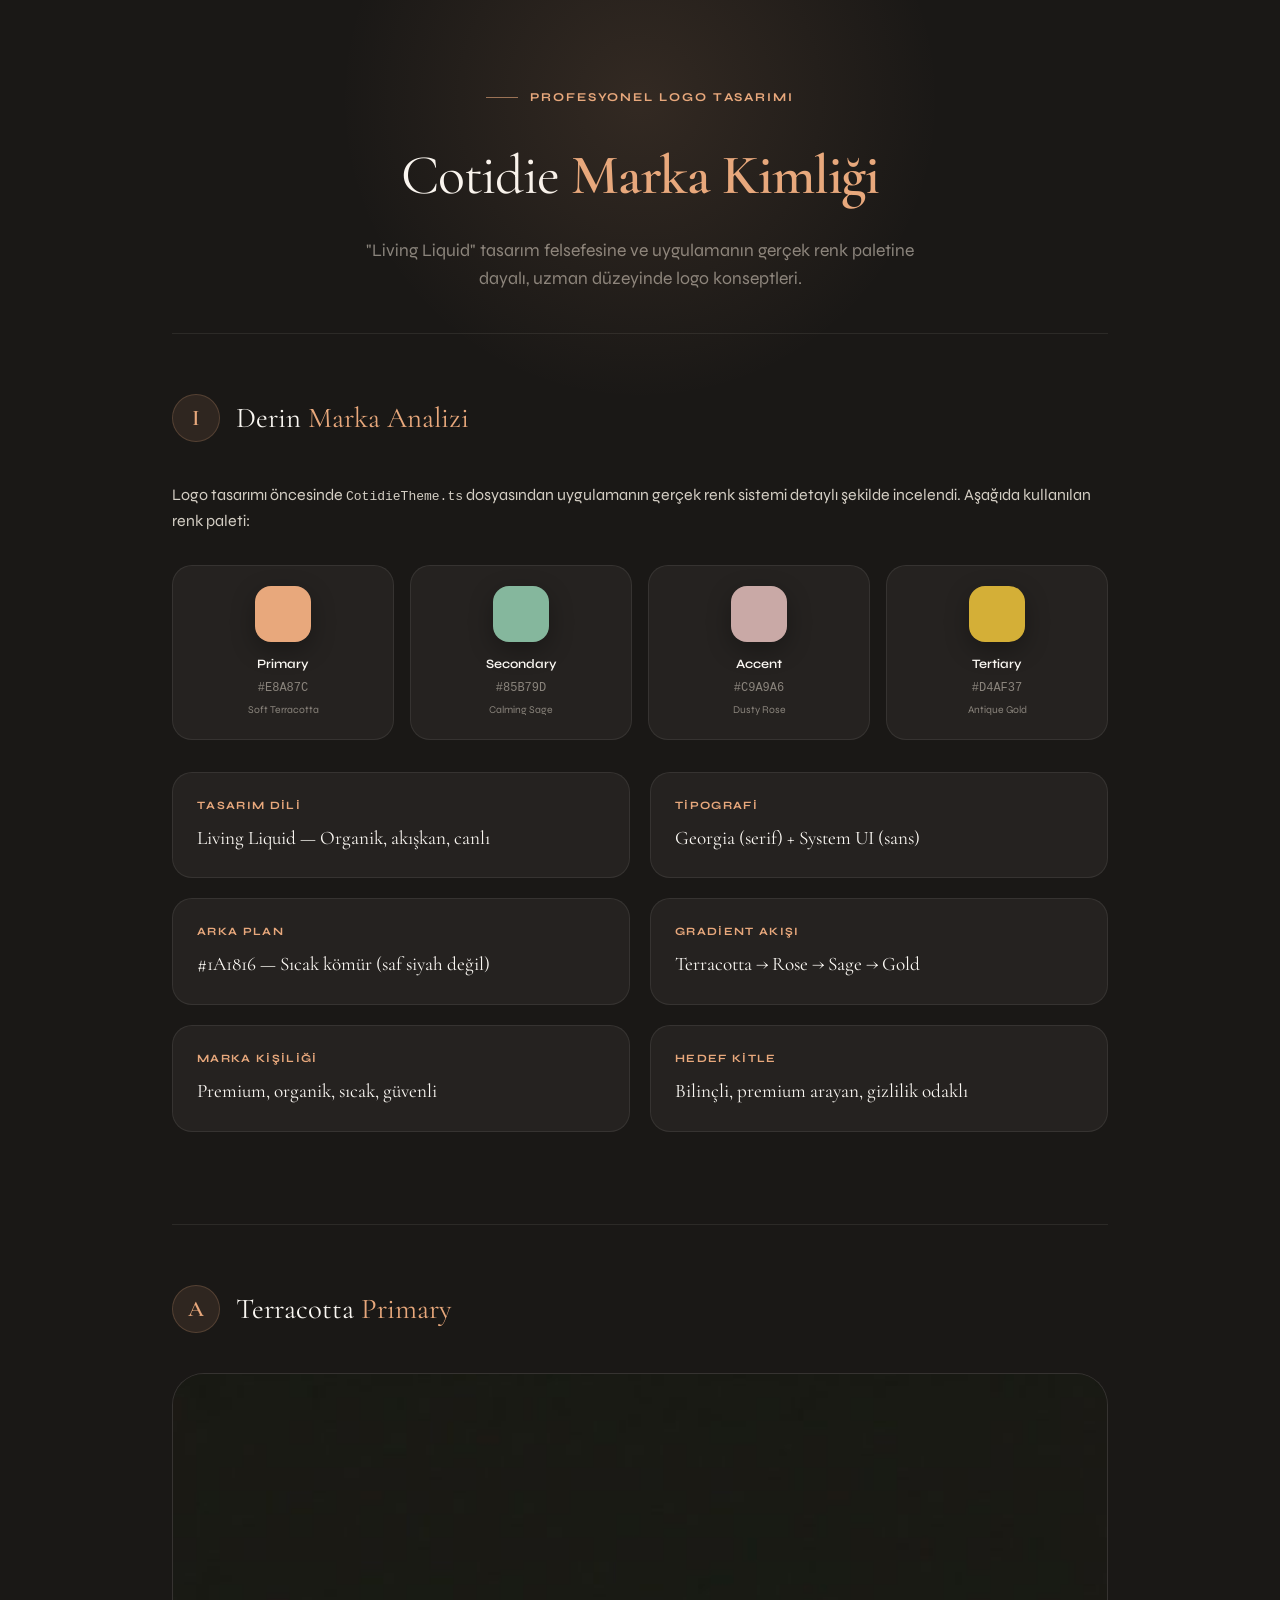
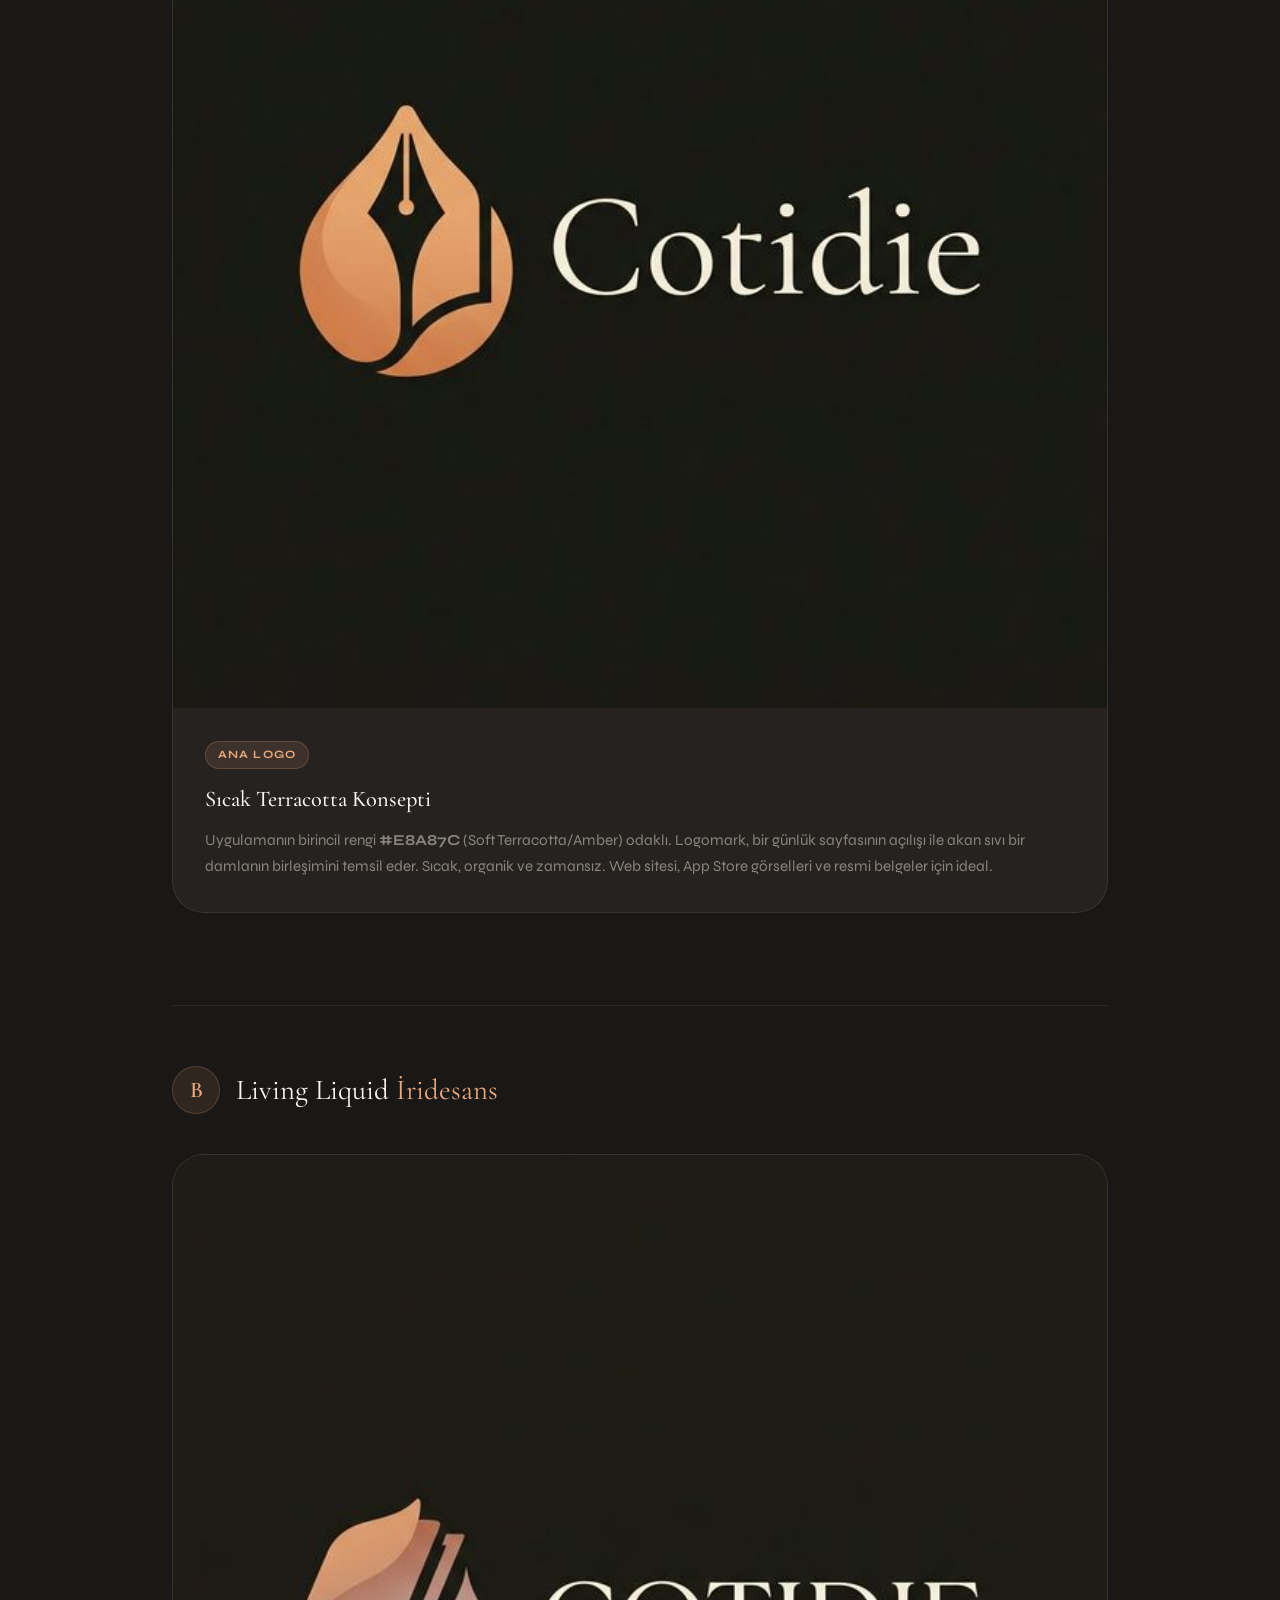
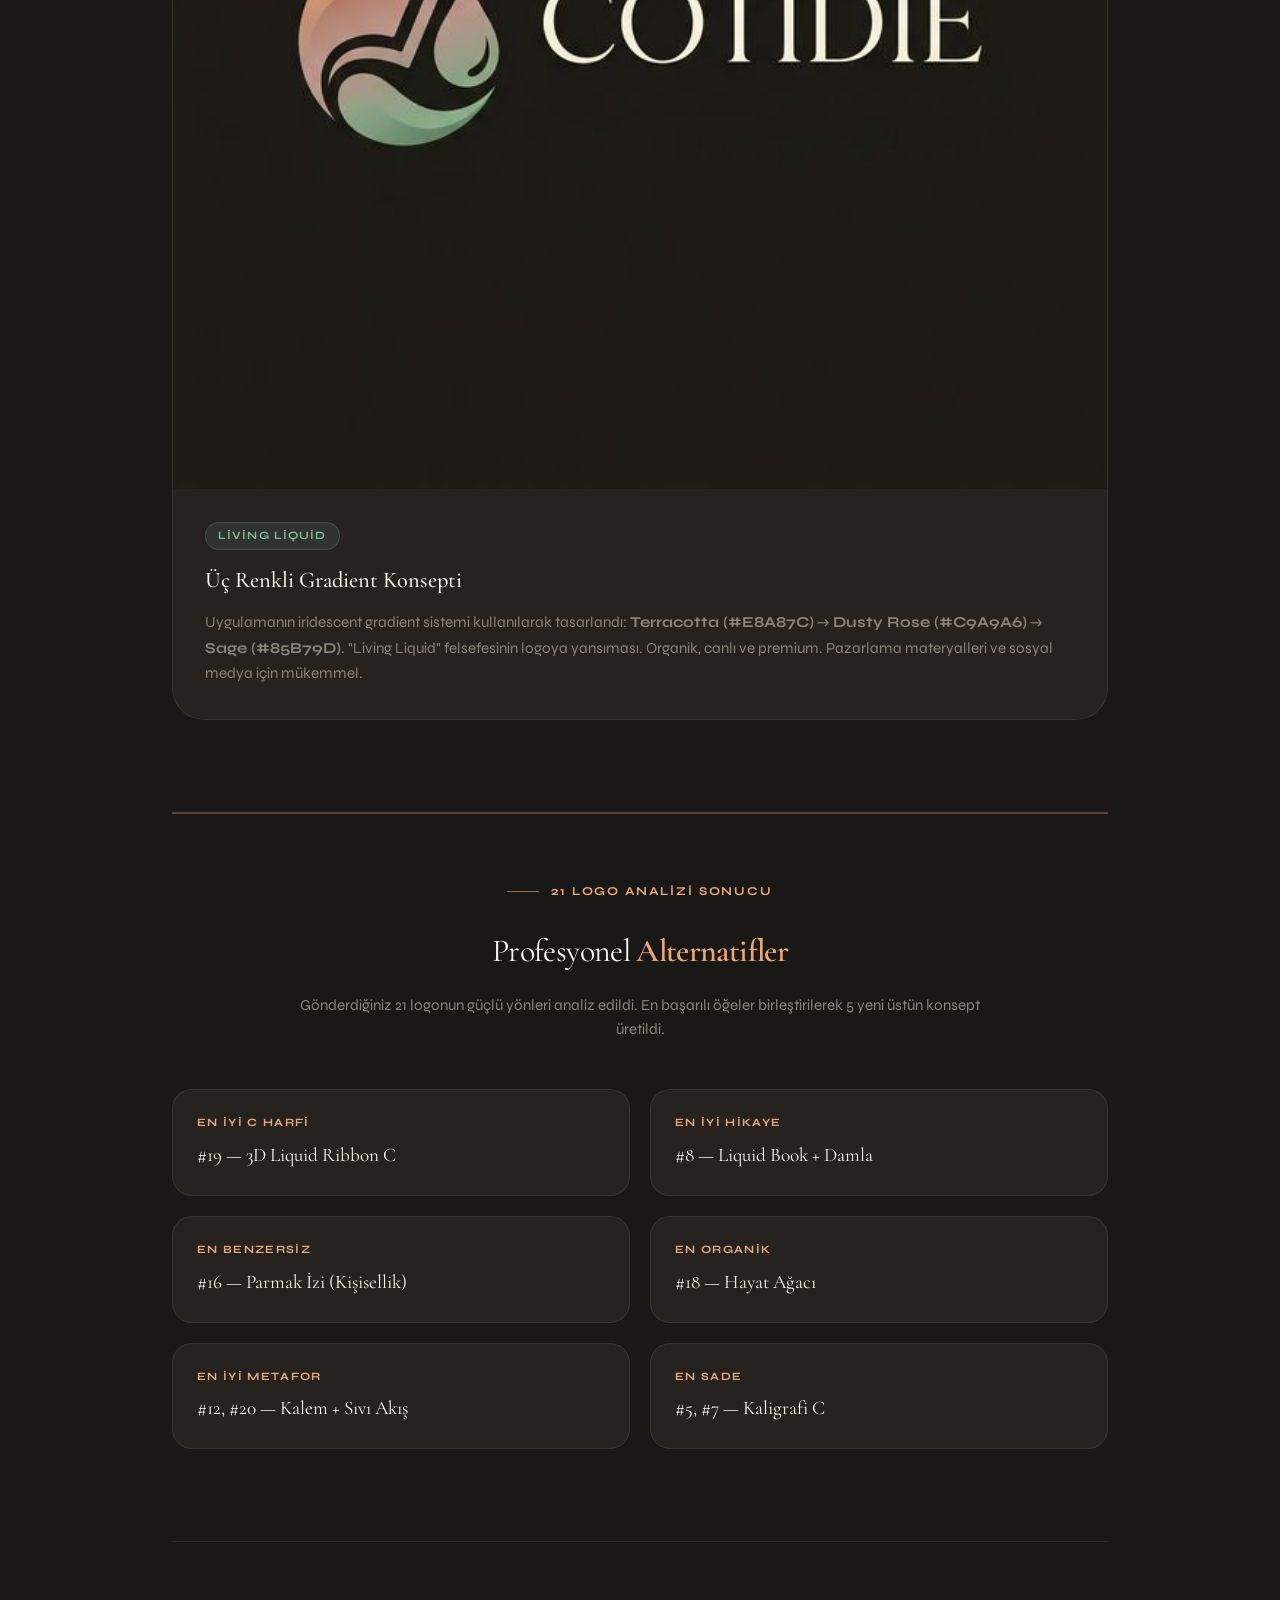
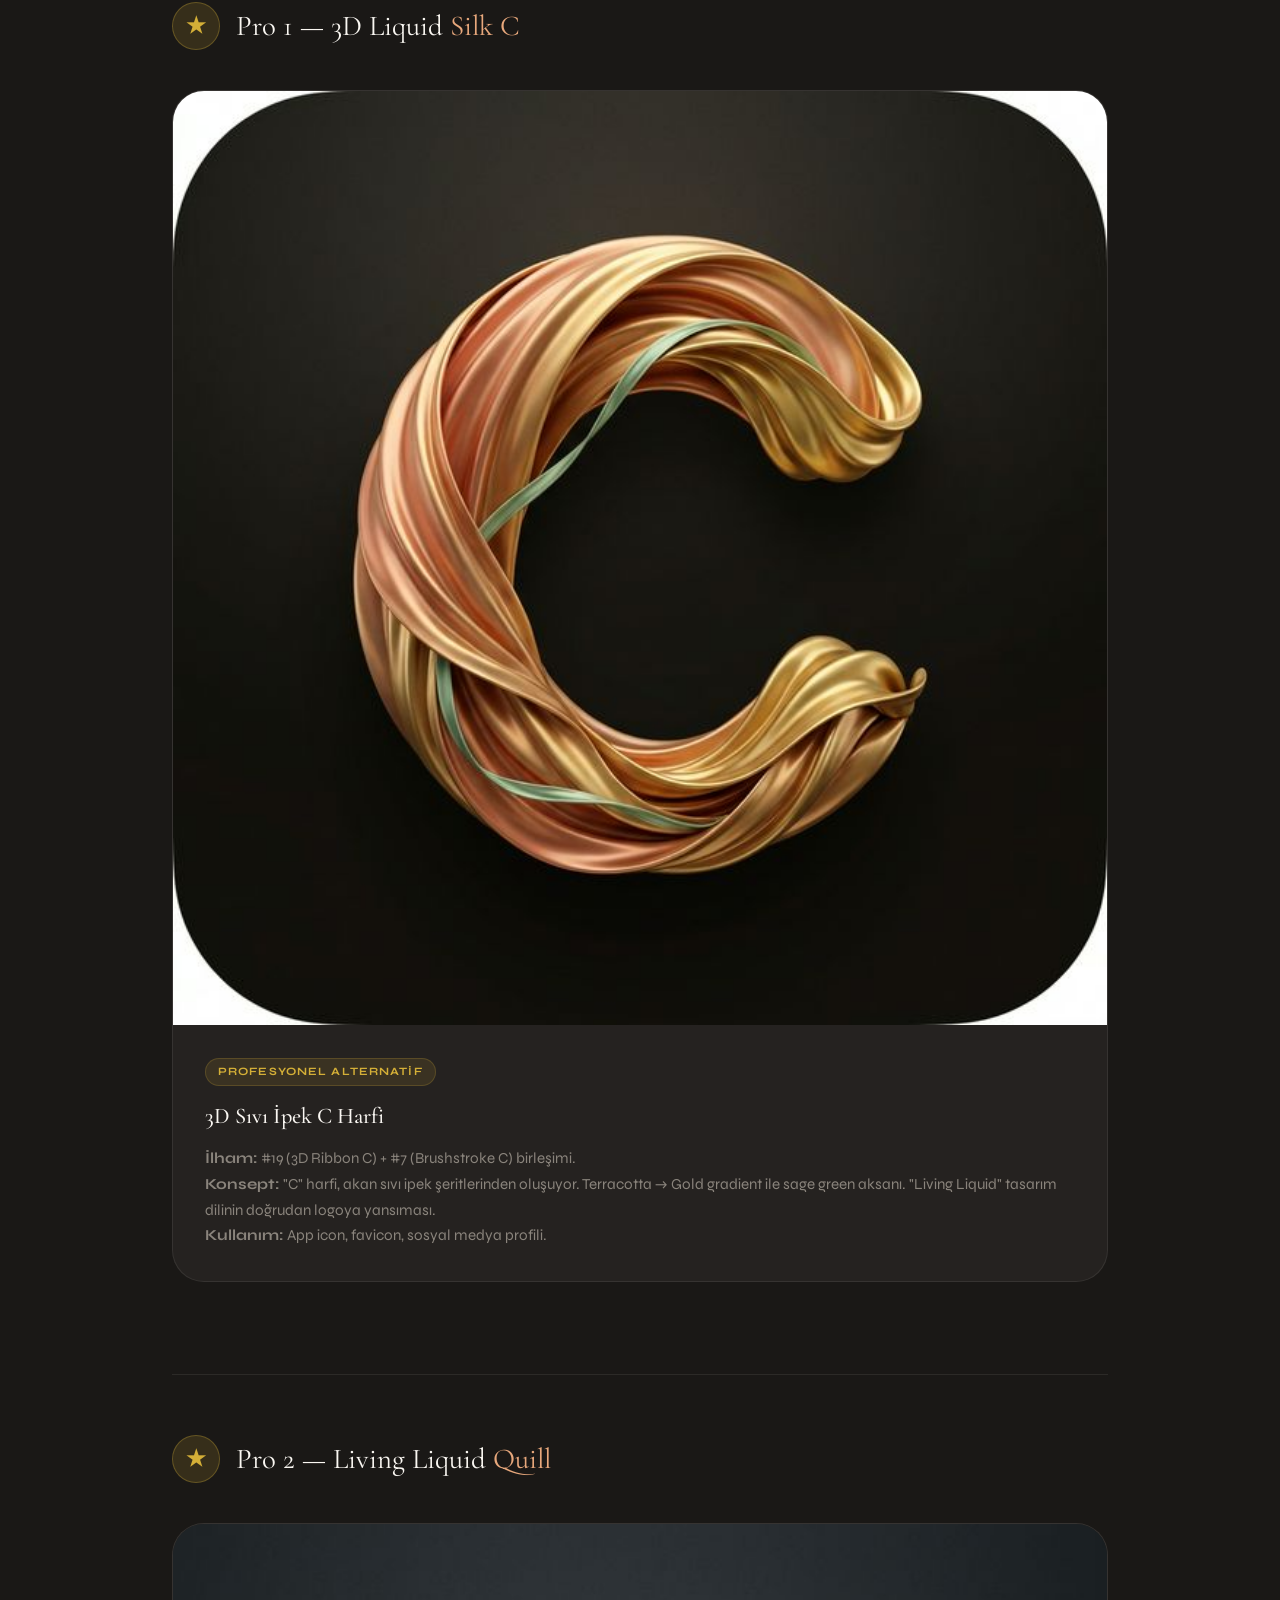
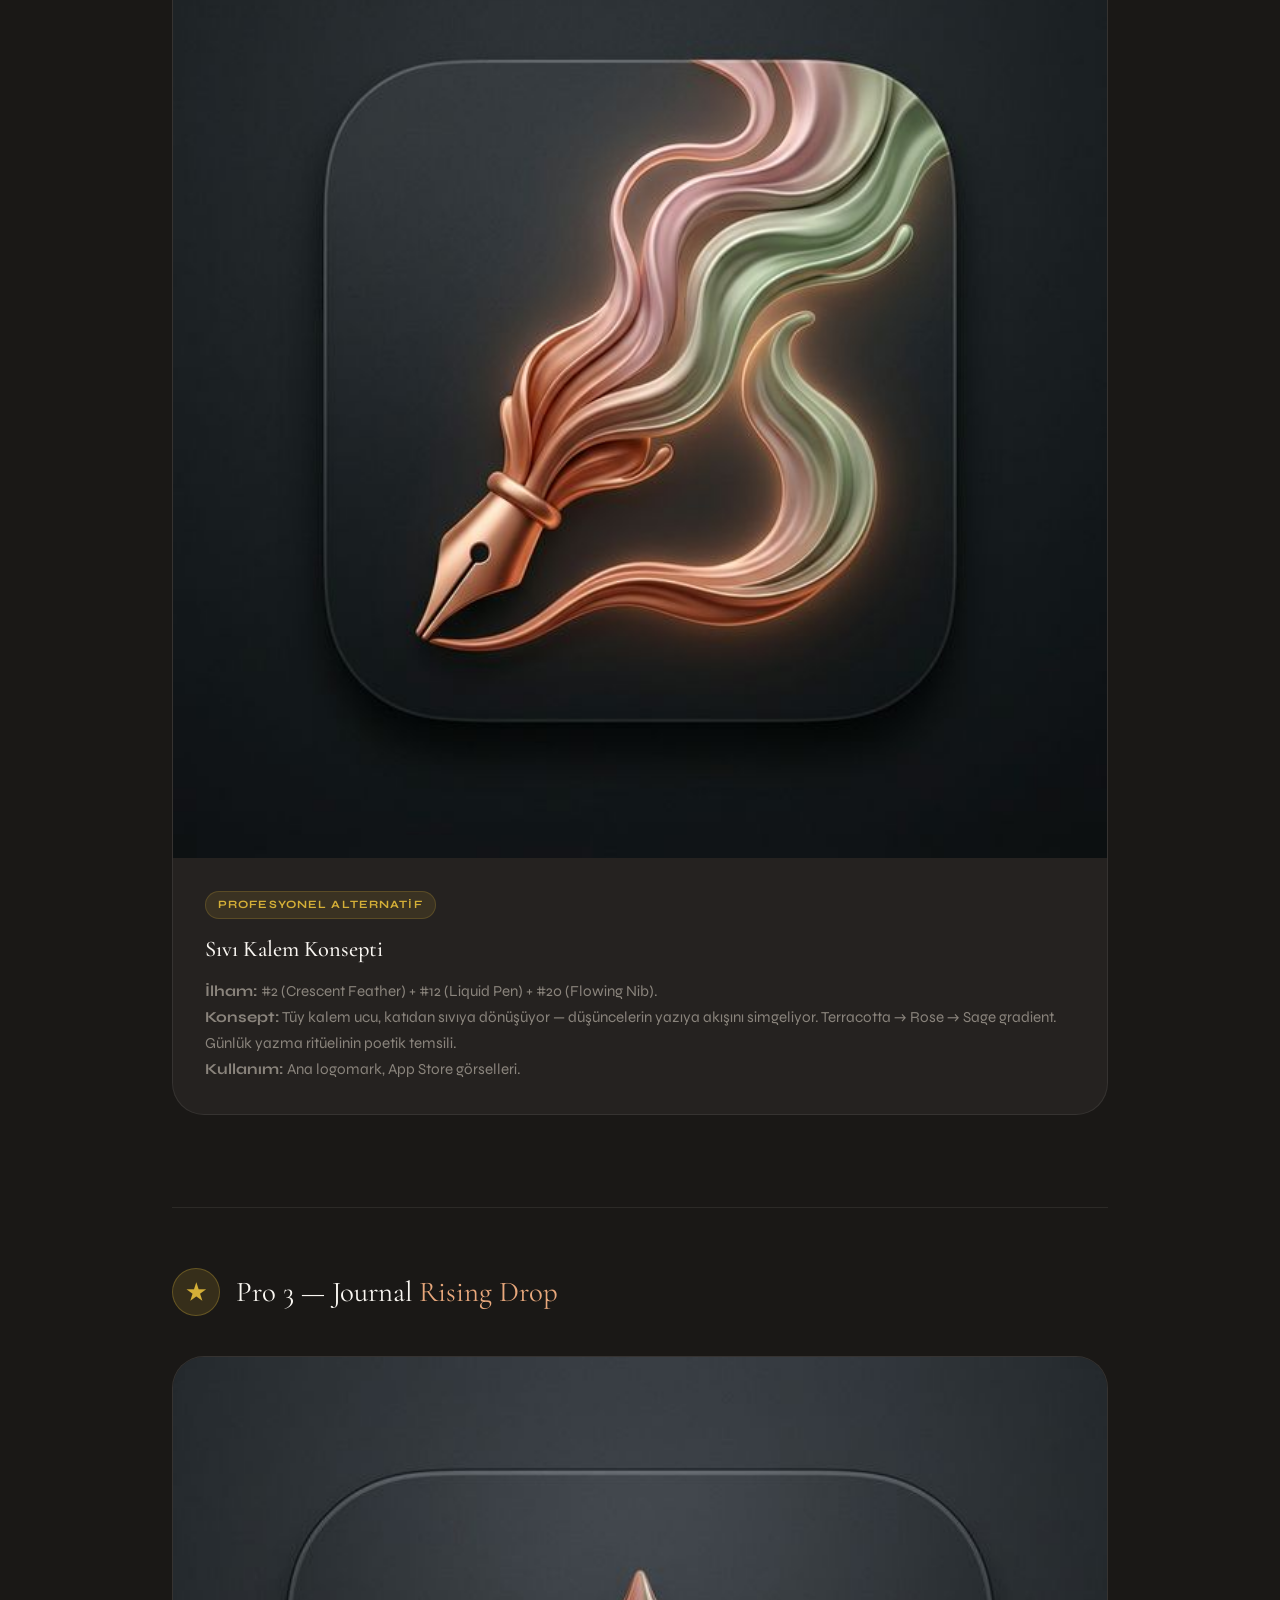
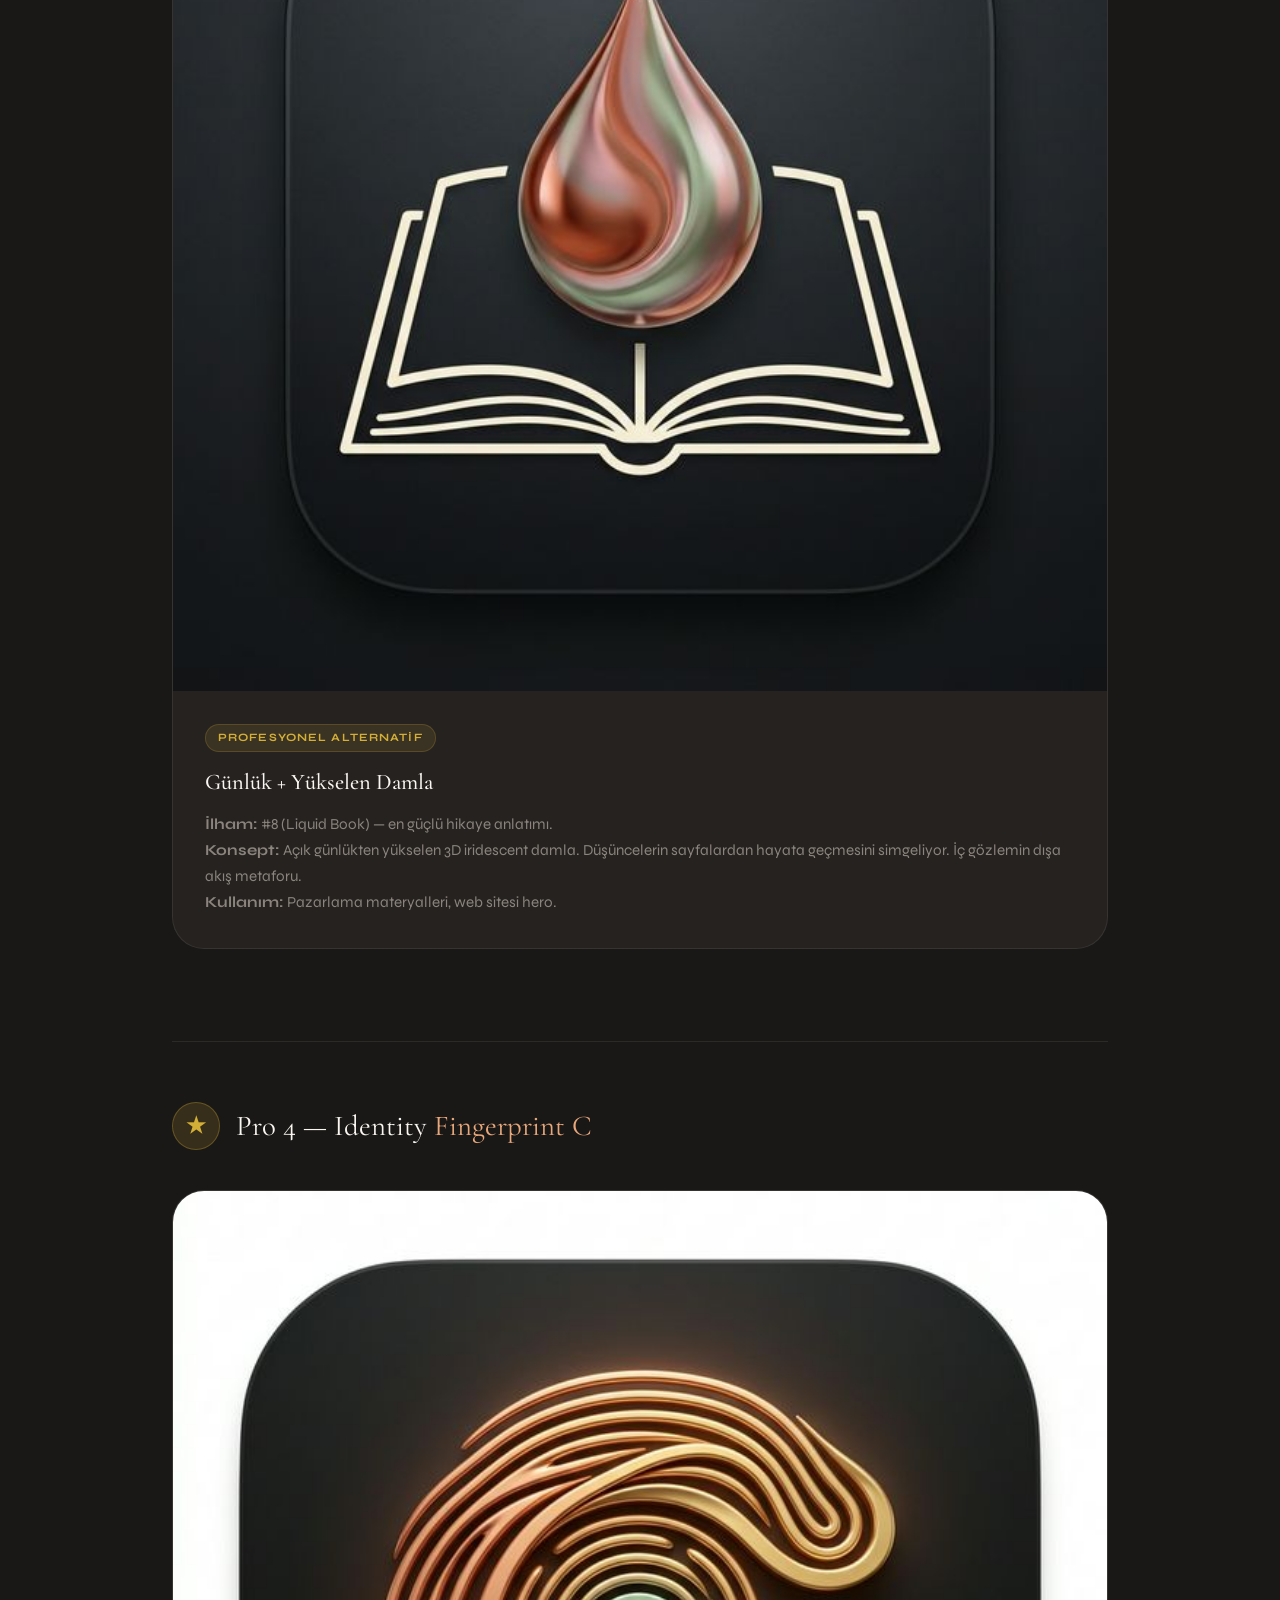
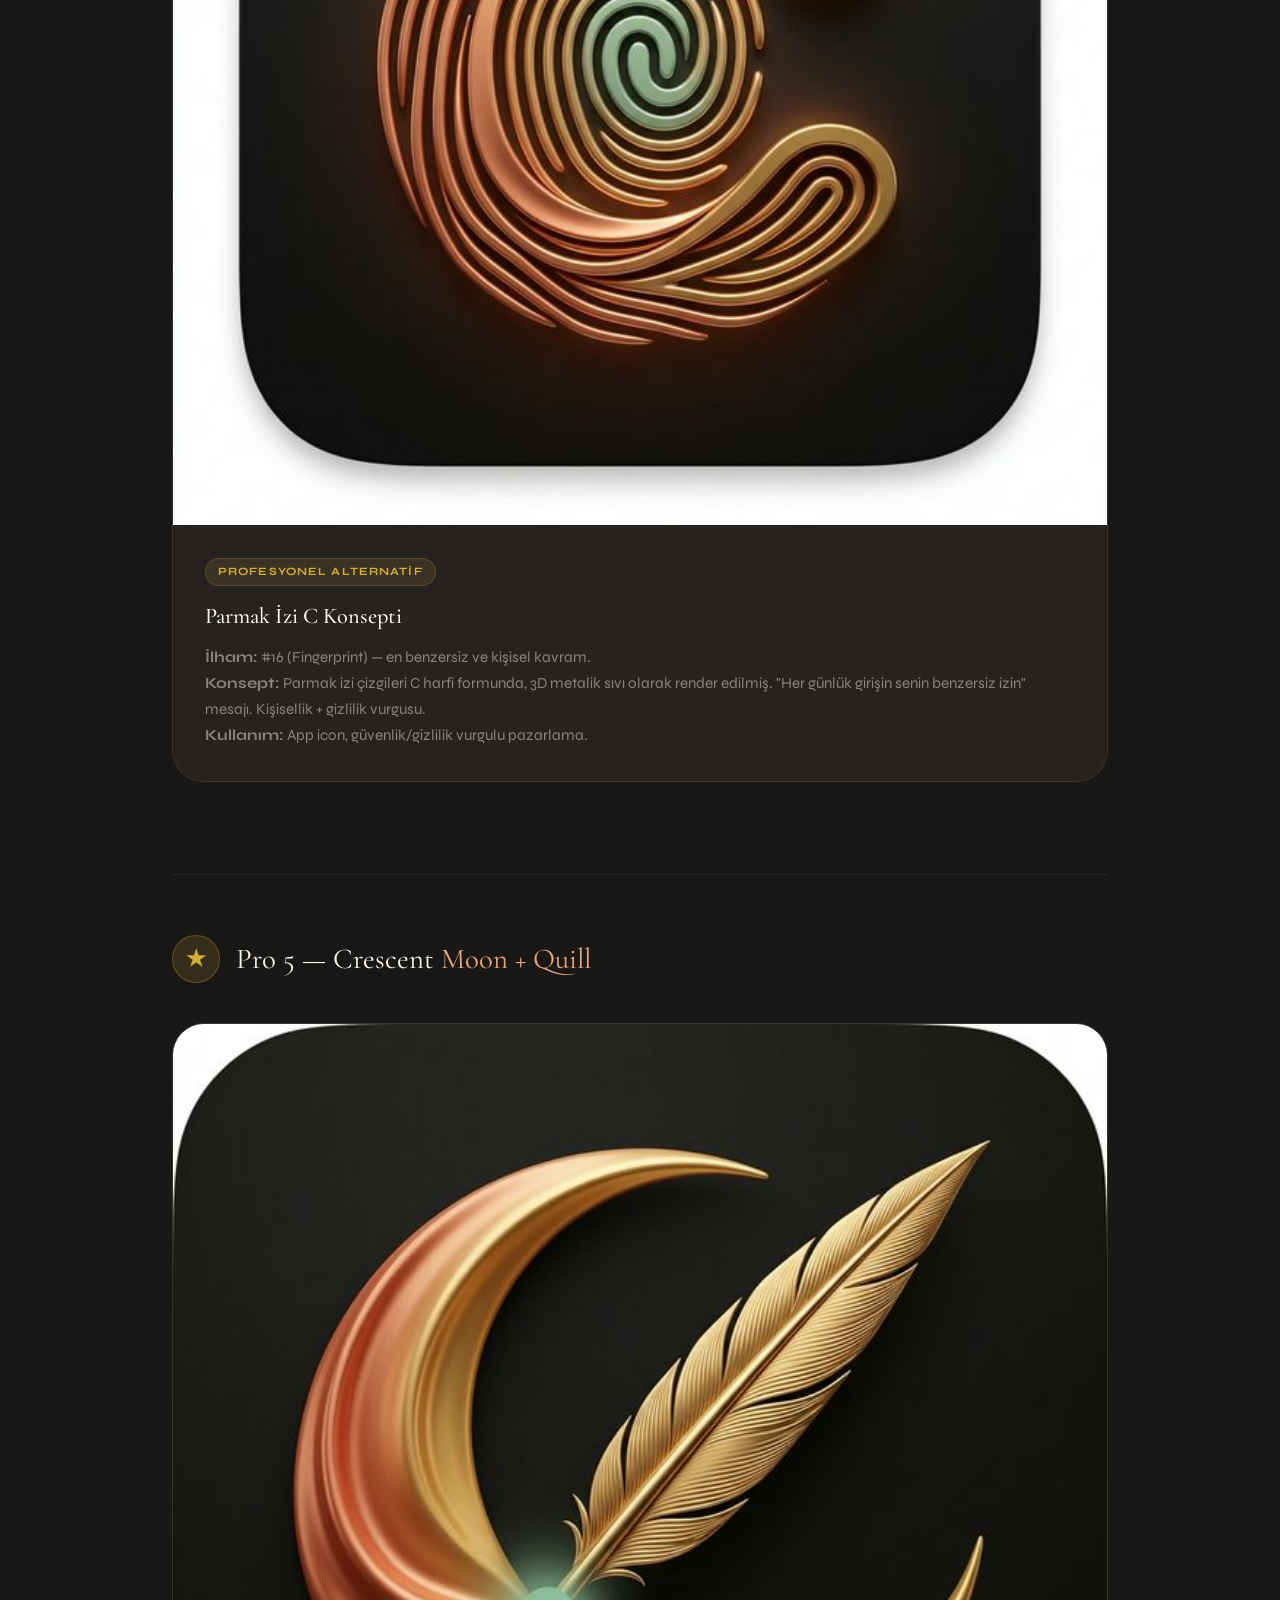
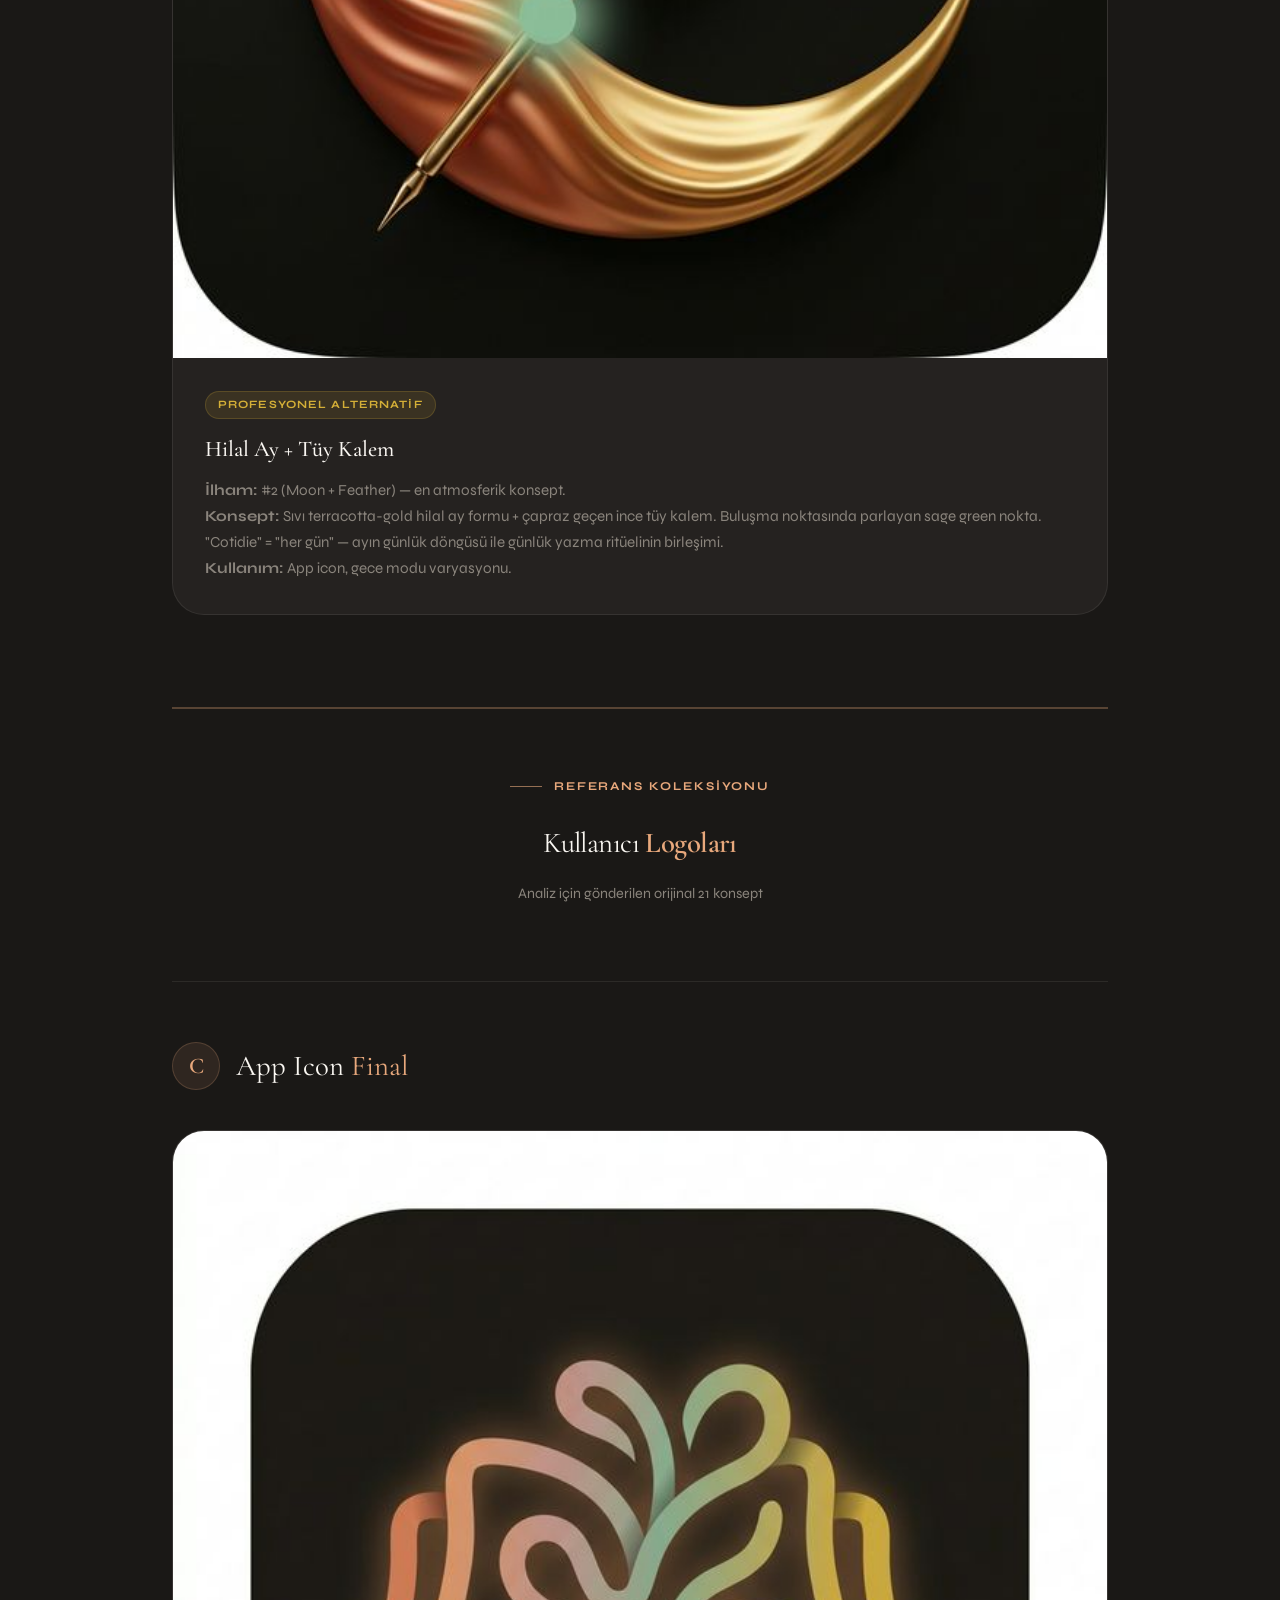
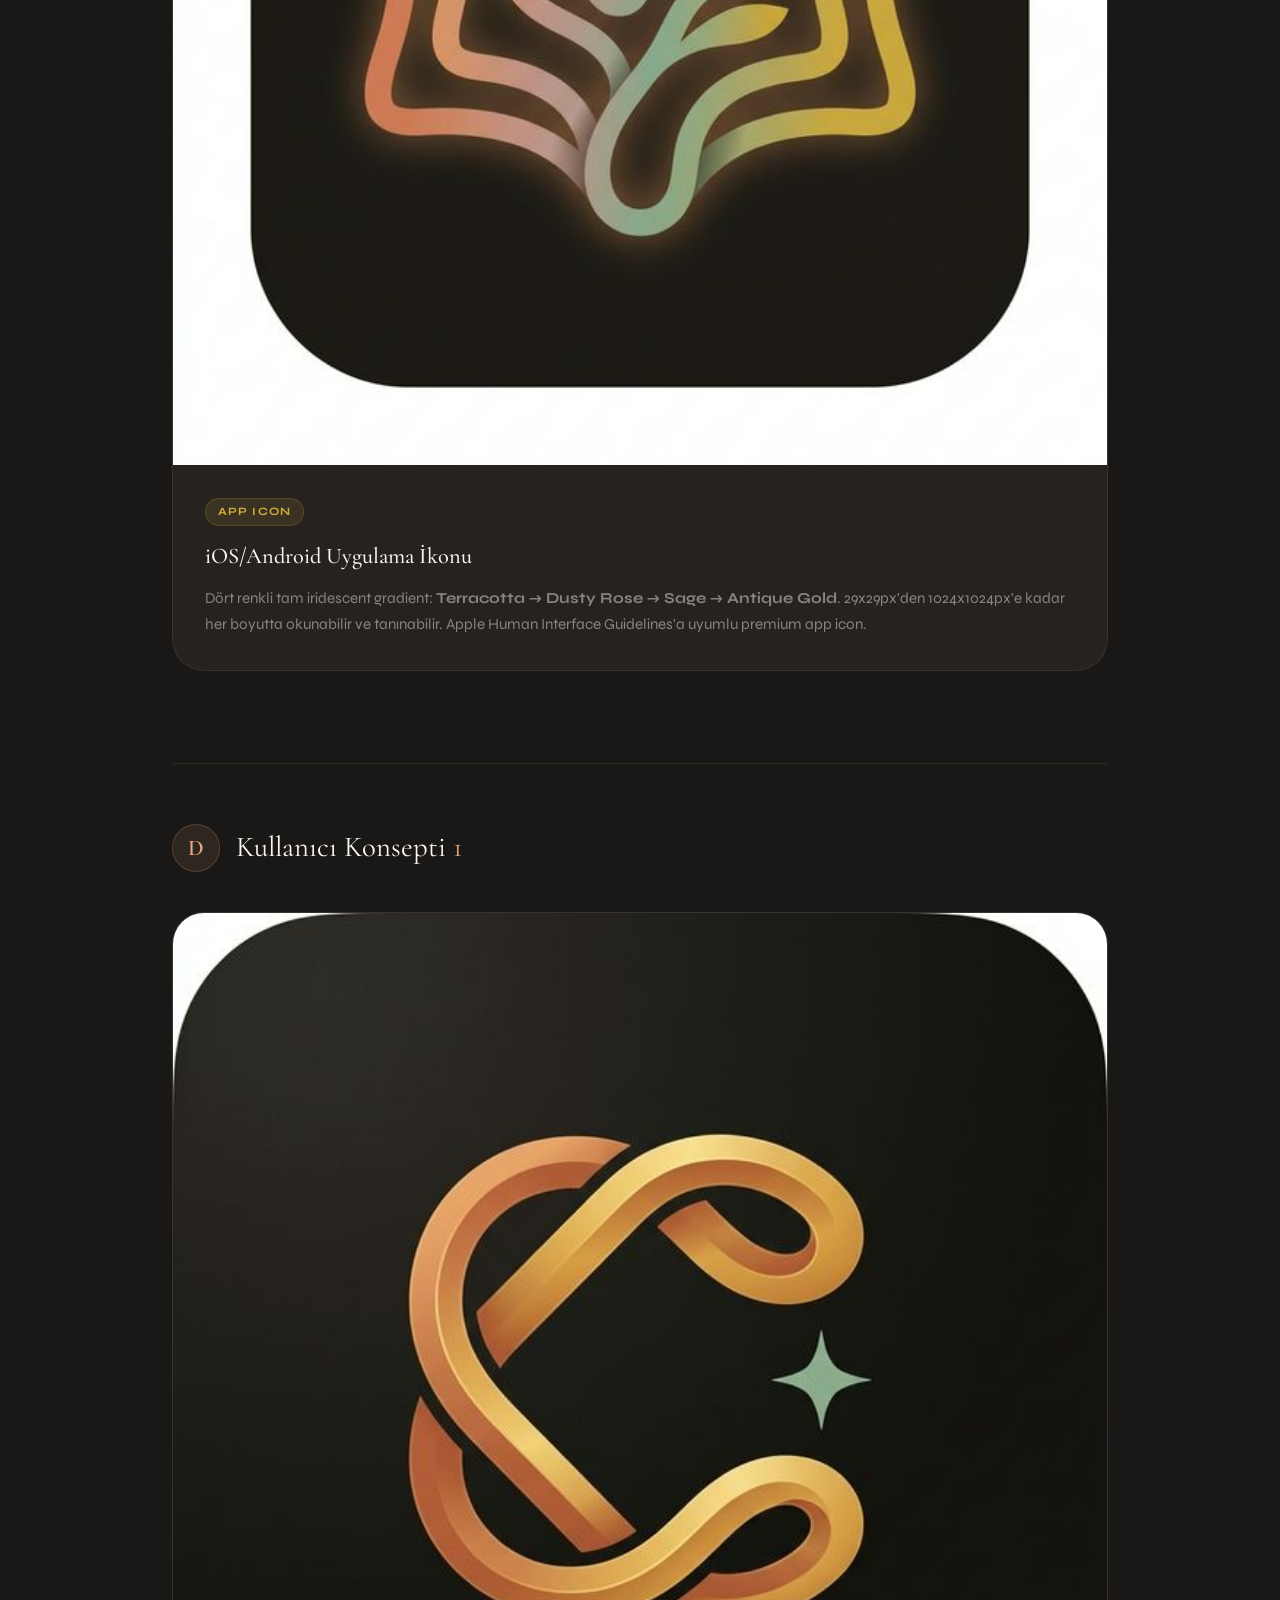
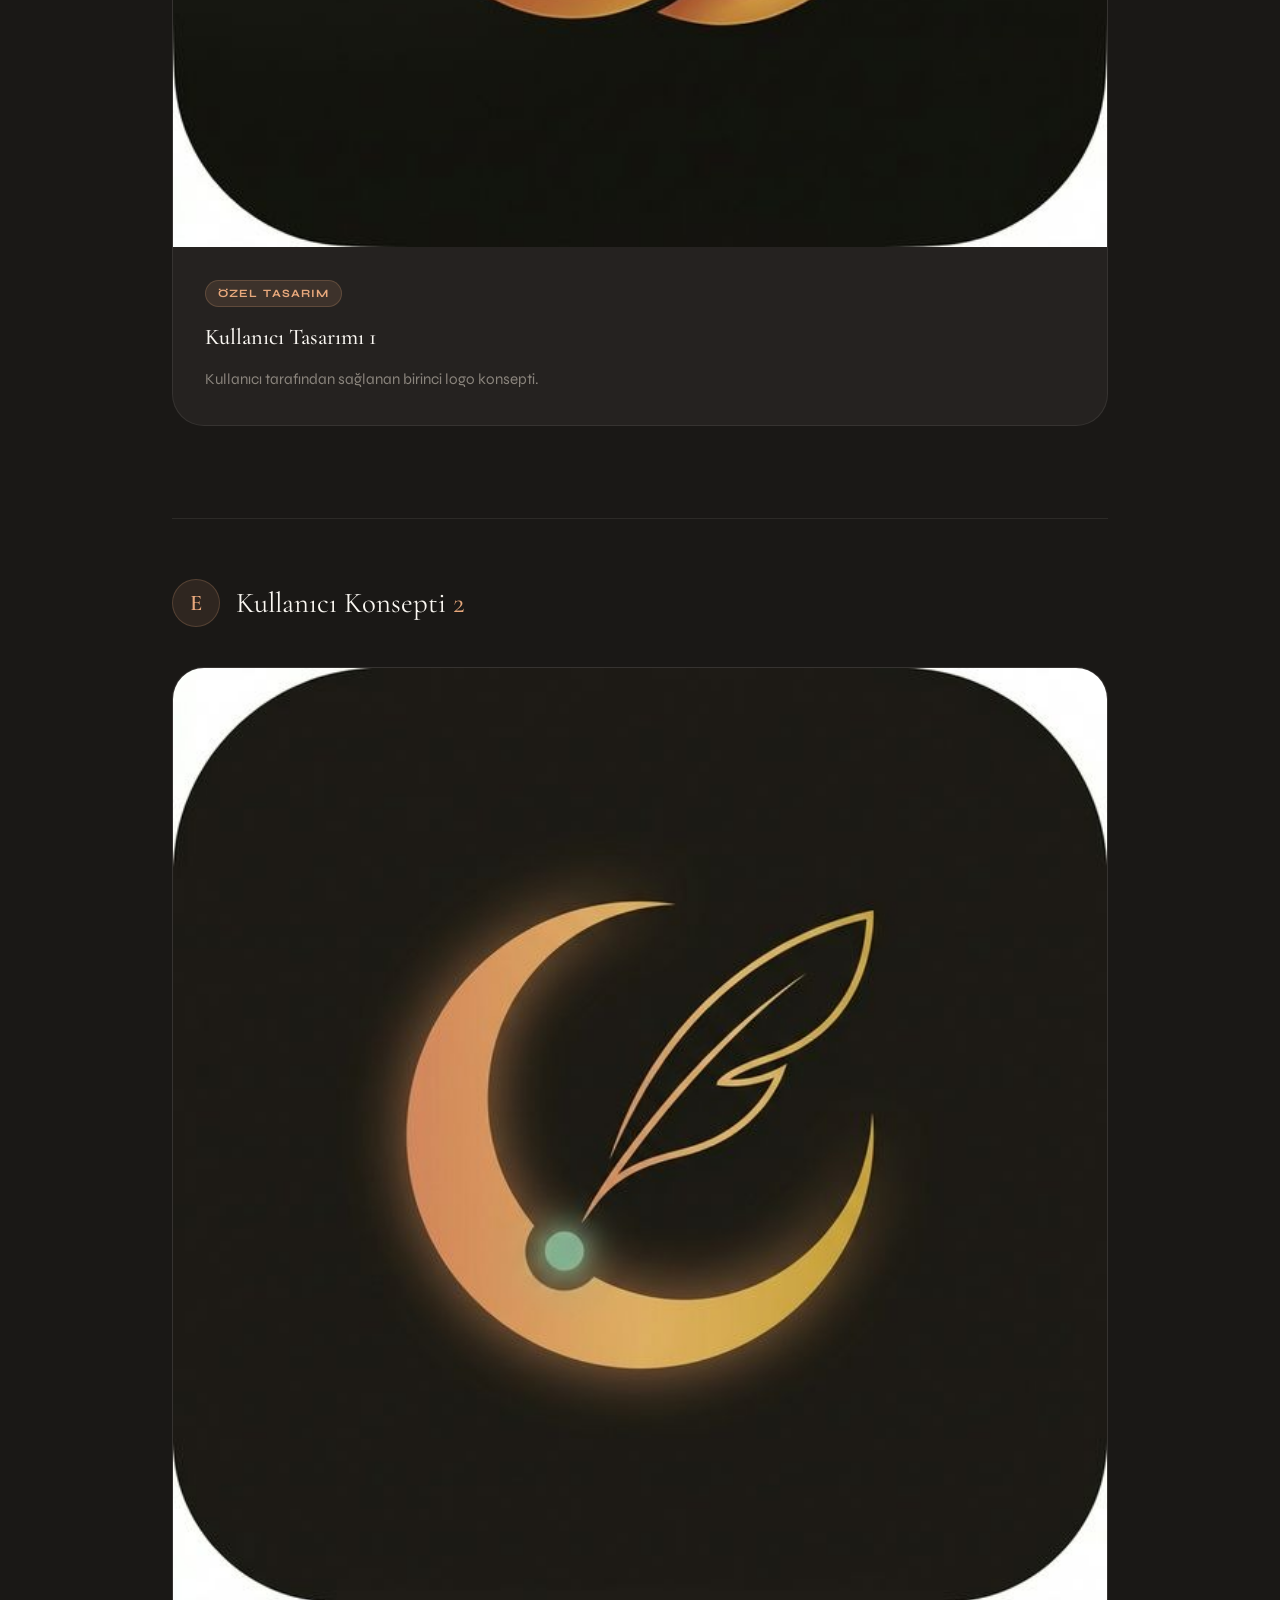
<file: logo-preview.html>
<!DOCTYPE html>
<html lang="tr">
<head>
    <meta charset="UTF-8">
    <meta name="viewport" content="width=device-width, initial-scale=1.0">
    <title>Cotidie — Logo Tasarım Konseptleri</title>
    <link rel="preconnect" href="https://fonts.googleapis.com">
    <link rel="preconnect" href="https://fonts.gstatic.com" crossorigin>
    <link href="https://fonts.googleapis.com/css2?family=Cormorant+Garamond:ital,wght@0,300;0,400;0,600;1,300;1,400&family=Syne:wght@400;500;600;700;800&display=swap" rel="stylesheet">
    <style>
        :root {
            --bg: #1A1816;
            --surface: #252220;
            --primary: #E8A87C;
            --secondary: #85B79D;
            --accent: #C9A9A6;
            --gold: #D4AF37;
            --text: #FAF7F2;
            --text-body: #D4CEC4;
            --text-muted: #8A847C;
            --border: rgba(250, 247, 242, 0.08);
        }
        * { margin: 0; padding: 0; box-sizing: border-box; }
        body {
            font-family: 'Syne', system-ui, sans-serif;
            background: var(--bg);
            color: var(--text-body);
            line-height: 1.6;
            overflow-x: hidden;
        }
        .container { max-width: 1000px; margin: 0 auto; padding: 0 32px; }

        /* HERO */
        .hero {
            text-align: center;
            padding: 80px 0 40px;
            position: relative;
        }
        .hero::before {
            content: '';
            position: absolute;
            top: -200px; left: 50%; transform: translateX(-50%);
            width: 800px; height: 600px;
            background: radial-gradient(circle, rgba(232,168,124,0.12), transparent 60%);
            pointer-events: none;
        }
        .hero-tag {
            display: inline-flex; align-items: center; gap: 12px;
            font-size: 0.75rem; font-weight: 700; letter-spacing: 0.16em;
            text-transform: uppercase; color: var(--primary); margin-bottom: 24px;
        }
        .hero-tag::before { content: ''; width: 32px; height: 1px; background: var(--primary); opacity: 0.6; }
        h1 {
            font-family: 'Cormorant Garamond', serif;
            font-size: clamp(2.4rem, 5vw, 3.5rem);
            font-weight: 400; color: var(--text);
            margin-bottom: 16px; letter-spacing: -0.02em;
        }
        h1 em { font-style: normal; color: var(--primary); font-weight: 600; }
        .hero p { font-size: 1.1rem; color: var(--text-muted); max-width: 600px; margin: 0 auto; }

        /* SECTION */
        .section { padding: 60px 0; border-top: 1px solid var(--border); }
        .section-header {
            display: flex; align-items: center; gap: 16px;
            margin-bottom: 40px;
        }
        .section-num {
            width: 48px; height: 48px; border-radius: 50%;
            background: rgba(232,168,124,0.1); border: 1px solid rgba(232,168,124,0.2);
            display: flex; align-items: center; justify-content: center;
            font-family: 'Cormorant Garamond', serif; font-size: 1.4rem;
            color: var(--primary); font-weight: 600; flex-shrink: 0;
        }
        .section-title {
            font-family: 'Cormorant Garamond', serif;
            font-size: 1.8rem; color: var(--text); font-weight: 400;
        }
        .section-title em { font-style: normal; color: var(--primary); }

        /* LOGO CARD */
        .logo-card {
            background: var(--surface);
            border: 1px solid var(--border);
            border-radius: 32px;
            overflow: hidden;
            margin-bottom: 32px;
            transition: transform 0.4s cubic-bezier(0.16, 1, 0.3, 1), border-color 0.3s;
        }
        .logo-card:hover {
            transform: translateY(-4px);
            border-color: rgba(232,168,124,0.2);
        }
        .logo-card img {
            width: 100%; display: block;
            background: var(--bg);
        }
        .logo-card-info {
            padding: 32px;
        }
        .logo-card-info h3 {
            font-family: 'Cormorant Garamond', serif;
            font-size: 1.4rem; color: var(--text);
            margin-bottom: 12px; font-weight: 500;
        }
        .logo-card-info p {
            font-size: 0.95rem; color: var(--text-muted); line-height: 1.7;
        }
        .logo-card-tag {
            display: inline-block; padding: 4px 12px; border-radius: 100px;
            font-size: 0.7rem; font-weight: 700; letter-spacing: 0.1em;
            text-transform: uppercase; margin-bottom: 12px;
        }
        .tag-primary { background: rgba(232,168,124,0.12); color: var(--primary); border: 1px solid rgba(232,168,124,0.2); }
        .tag-gradient { background: rgba(133,183,157,0.12); color: var(--secondary); border: 1px solid rgba(133,183,157,0.2); }
        .tag-icon { background: rgba(212,175,55,0.12); color: var(--gold); border: 1px solid rgba(212,175,55,0.2); }

        /* COLOR PALETTE */
        .palette {
            display: grid; grid-template-columns: repeat(4, 1fr); gap: 16px;
            margin: 32px 0;
        }
        .palette-item {
            background: var(--surface); border: 1px solid var(--border);
            border-radius: 20px; padding: 20px; text-align: center;
            transition: transform 0.3s;
        }
        .palette-item:hover { transform: translateY(-2px); }
        .color-swatch {
            width: 56px; height: 56px; border-radius: 16px;
            margin: 0 auto 12px; box-shadow: 0 8px 24px rgba(0,0,0,0.3);
        }
        .color-name { font-size: 0.8rem; color: var(--text); font-weight: 600; margin-bottom: 4px; }
        .color-hex { font-size: 0.75rem; color: var(--text-muted); font-family: monospace; }

        /* ANALYSIS TABLE */
        .analysis-grid {
            display: grid; grid-template-columns: 1fr 1fr; gap: 20px;
            margin: 32px 0;
        }
        .analysis-item {
            background: var(--surface); border: 1px solid var(--border);
            border-radius: 20px; padding: 24px;
        }
        .analysis-label {
            font-size: 0.7rem; font-weight: 700; text-transform: uppercase;
            letter-spacing: 0.12em; color: var(--primary); margin-bottom: 8px;
        }
        .analysis-value {
            font-family: 'Cormorant Garamond', serif;
            font-size: 1.2rem; color: var(--text);
        }

        /* FOOTER */
        .footer {
            text-align: center; padding: 60px 0 40px;
            border-top: 1px solid var(--border);
            color: var(--text-muted); font-size: 0.85rem;
        }

        @media (max-width: 768px) {
            .palette { grid-template-columns: repeat(2, 1fr); }
            .analysis-grid { grid-template-columns: 1fr; }
        }
    </style>
</head>
<body>
    <div class="container">

        <!-- HERO -->
        <div class="hero">
            <span class="hero-tag">Profesyonel Logo Tasarımı</span>
            <h1>Cotidie <em>Marka Kimliği</em></h1>
            <p>"Living Liquid" tasarım felsefesine ve uygulamanın gerçek renk paletine dayalı, uzman düzeyinde logo konseptleri.</p>
        </div>

        <!-- BRAND ANALYSIS -->
        <div class="section">
            <div class="section-header">
                <div class="section-num">I</div>
                <div class="section-title">Derin <em>Marka Analizi</em></div>
            </div>

            <p style="margin-bottom: 24px;">
                Logo tasarımı öncesinde <code>CotidieTheme.ts</code> dosyasından uygulamanın gerçek renk sistemi
                detaylı şekilde incelendi. Aşağıda kullanılan renk paleti:
            </p>

            <div class="palette">
                <div class="palette-item">
                    <div class="color-swatch" style="background: #E8A87C;"></div>
                    <div class="color-name">Primary</div>
                    <div class="color-hex">#E8A87C</div>
                    <div style="font-size:0.65rem; color: var(--text-muted); margin-top:4px;">Soft Terracotta</div>
                </div>
                <div class="palette-item">
                    <div class="color-swatch" style="background: #85B79D;"></div>
                    <div class="color-name">Secondary</div>
                    <div class="color-hex">#85B79D</div>
                    <div style="font-size:0.65rem; color: var(--text-muted); margin-top:4px;">Calming Sage</div>
                </div>
                <div class="palette-item">
                    <div class="color-swatch" style="background: #C9A9A6;"></div>
                    <div class="color-name">Accent</div>
                    <div class="color-hex">#C9A9A6</div>
                    <div style="font-size:0.65rem; color: var(--text-muted); margin-top:4px;">Dusty Rose</div>
                </div>
                <div class="palette-item">
                    <div class="color-swatch" style="background: #D4AF37;"></div>
                    <div class="color-name">Tertiary</div>
                    <div class="color-hex">#D4AF37</div>
                    <div style="font-size:0.65rem; color: var(--text-muted); margin-top:4px;">Antique Gold</div>
                </div>
            </div>

            <div class="analysis-grid">
                <div class="analysis-item">
                    <div class="analysis-label">Tasarım Dili</div>
                    <div class="analysis-value">Living Liquid — Organik, akışkan, canlı</div>
                </div>
                <div class="analysis-item">
                    <div class="analysis-label">Tipografi</div>
                    <div class="analysis-value">Georgia (serif) + System UI (sans)</div>
                </div>
                <div class="analysis-item">
                    <div class="analysis-label">Arka Plan</div>
                    <div class="analysis-value">#1A1816 — Sıcak kömür (saf siyah değil)</div>
                </div>
                <div class="analysis-item">
                    <div class="analysis-label">Gradient Akışı</div>
                    <div class="analysis-value">Terracotta → Rose → Sage → Gold</div>
                </div>
                <div class="analysis-item">
                    <div class="analysis-label">Marka Kişiliği</div>
                    <div class="analysis-value">Premium, organik, sıcak, güvenli</div>
                </div>
                <div class="analysis-item">
                    <div class="analysis-label">Hedef Kitle</div>
                    <div class="analysis-value">Bilinçli, premium arayan, gizlilik odaklı</div>
                </div>
            </div>
        </div>

        <!-- KONSEPT A -->
        <div class="section">
            <div class="section-header">
                <div class="section-num">A</div>
                <div class="section-title">Terracotta <em>Primary</em></div>
            </div>

            <div class="logo-card">
                <img src="assets/images/logo_terracotta_primary_1774096492780.png" alt="Cotidie Terracotta Logo">
                <div class="logo-card-info">
                    <span class="logo-card-tag tag-primary">ANA LOGO</span>
                    <h3>Sıcak Terracotta Konsepti</h3>
                    <p>
                        Uygulamanın birincil rengi <strong>#E8A87C</strong> (Soft Terracotta/Amber) odaklı.
                        Logomark, bir günlük sayfasının açılışı ile akan sıvı bir damlanın birleşimini temsil eder.
                        Sıcak, organik ve zamansız. Web sitesi, App Store görselleri ve resmi belgeler için ideal.
                    </p>
                </div>
            </div>
        </div>

        <!-- KONSEPT B -->
        <div class="section">
            <div class="section-header">
                <div class="section-num">B</div>
                <div class="section-title">Living Liquid <em>İridesans</em></div>
            </div>

            <div class="logo-card">
                <img src="assets/images/logo_living_liquid_gradient_1774096507180.png" alt="Cotidie Living Liquid Logo">
                <div class="logo-card-info">
                    <span class="logo-card-tag tag-gradient">LİVİNG LİQUİD</span>
                    <h3>Üç Renkli Gradient Konsepti</h3>
                    <p>
                        Uygulamanın iridescent gradient sistemi kullanılarak tasarlandı:
                        <strong>Terracotta (#E8A87C)</strong> → <strong>Dusty Rose (#C9A9A6)</strong> → <strong>Sage (#85B79D)</strong>.
                        "Living Liquid" felsefesinin logoya yansıması. Organik, canlı ve premium.
                        Pazarlama materyalleri ve sosyal medya için mükemmel.
                    </p>
                </div>
            </div>
        </div>

        <!-- PROFESYONEL ALTERNATİFLER HEADER -->
        <div class="section" style="border-top: 2px solid rgba(232,168,124,0.3);">
            <div style="text-align:center; margin-bottom: 48px;">
                <span class="hero-tag">21 Logo Analizi Sonucu</span>
                <h1 style="font-size: 2rem;">Profesyonel <em>Alternatifler</em></h1>
                <p style="font-size: 0.95rem; color: var(--text-muted); max-width: 700px; margin: 12px auto 0;">
                    Gönderdiğiniz 21 logonun güçlü yönleri analiz edildi. En başarılı öğeler birleştirilerek
                    5 yeni üstün konsept üretildi.
                </p>
            </div>

            <div class="analysis-grid">
                <div class="analysis-item">
                    <div class="analysis-label">En İyi C Harfi</div>
                    <div class="analysis-value">#19 — 3D Liquid Ribbon C</div>
                </div>
                <div class="analysis-item">
                    <div class="analysis-label">En İyi Hikaye</div>
                    <div class="analysis-value">#8 — Liquid Book + Damla</div>
                </div>
                <div class="analysis-item">
                    <div class="analysis-label">En Benzersiz</div>
                    <div class="analysis-value">#16 — Parmak İzi (Kişisellik)</div>
                </div>
                <div class="analysis-item">
                    <div class="analysis-label">En Organik</div>
                    <div class="analysis-value">#18 — Hayat Ağacı</div>
                </div>
                <div class="analysis-item">
                    <div class="analysis-label">En İyi Metafor</div>
                    <div class="analysis-value">#12, #20 — Kalem + Sıvı Akış</div>
                </div>
                <div class="analysis-item">
                    <div class="analysis-label">En Sade</div>
                    <div class="analysis-value">#5, #7 — Kaligrafi C</div>
                </div>
            </div>
        </div>

        <!-- PRO 1 -->
        <div class="section">
            <div class="section-header">
                <div class="section-num" style="background: rgba(212,175,55,0.15); border-color: rgba(212,175,55,0.3); color: var(--gold);">★</div>
                <div class="section-title">Pro 1 — 3D Liquid <em>Silk C</em></div>
            </div>
            <div class="logo-card">
                <img src="assets/images/pro_logo_liquid_c_1774098473317.png" alt="Pro Logo Liquid C">
                <div class="logo-card-info">
                    <span class="logo-card-tag tag-icon">PROFESYONEL ALTERNATİF</span>
                    <h3>3D Sıvı İpek C Harfi</h3>
                    <p>
                        <strong>İlham:</strong> #19 (3D Ribbon C) + #7 (Brushstroke C) birleşimi.<br>
                        <strong>Konsept:</strong> "C" harfi, akan sıvı ipek şeritlerinden oluşuyor. Terracotta → Gold gradient ile
                        sage green aksanı. "Living Liquid" tasarım dilinin doğrudan logoya yansıması.<br>
                        <strong>Kullanım:</strong> App icon, favicon, sosyal medya profili.
                    </p>
                </div>
            </div>
        </div>

        <!-- PRO 2 -->
        <div class="section">
            <div class="section-header">
                <div class="section-num" style="background: rgba(212,175,55,0.15); border-color: rgba(212,175,55,0.3); color: var(--gold);">★</div>
                <div class="section-title">Pro 2 — Living Liquid <em>Quill</em></div>
            </div>
            <div class="logo-card">
                <img src="assets/images/pro_logo_quill_final_1774098808383.png" alt="Pro Logo Quill">
                <div class="logo-card-info">
                    <span class="logo-card-tag tag-icon">PROFESYONEL ALTERNATİF</span>
                    <h3>Sıvı Kalem Konsepti</h3>
                    <p>
                        <strong>İlham:</strong> #2 (Crescent Feather) + #12 (Liquid Pen) + #20 (Flowing Nib).<br>
                        <strong>Konsept:</strong> Tüy kalem ucu, katıdan sıvıya dönüşüyor — düşüncelerin yazıya akışını simgeliyor.
                        Terracotta → Rose → Sage gradient. Günlük yazma ritüelinin poetik temsili.<br>
                        <strong>Kullanım:</strong> Ana logomark, App Store görselleri.
                    </p>
                </div>
            </div>
        </div>

        <!-- PRO 3 -->
        <div class="section">
            <div class="section-header">
                <div class="section-num" style="background: rgba(212,175,55,0.15); border-color: rgba(212,175,55,0.3); color: var(--gold);">★</div>
                <div class="section-title">Pro 3 — Journal <em>Rising Drop</em></div>
            </div>
            <div class="logo-card">
                <img src="assets/images/pro_logo_journal_drop_v2_1774098911810.png" alt="Pro Logo Journal Drop">
                <div class="logo-card-info">
                    <span class="logo-card-tag tag-icon">PROFESYONEL ALTERNATİF</span>
                    <h3>Günlük + Yükselen Damla</h3>
                    <p>
                        <strong>İlham:</strong> #8 (Liquid Book) — en güçlü hikaye anlatımı.<br>
                        <strong>Konsept:</strong> Açık günlükten yükselen 3D iridescent damla. Düşüncelerin
                        sayfalardan hayata geçmesini simgeliyor. İç gözlemin dışa akış metaforu.<br>
                        <strong>Kullanım:</strong> Pazarlama materyalleri, web sitesi hero.
                    </p>
                </div>
            </div>
        </div>

        <!-- PRO 4 -->
        <div class="section">
            <div class="section-header">
                <div class="section-num" style="background: rgba(212,175,55,0.15); border-color: rgba(212,175,55,0.3); color: var(--gold);">★</div>
                <div class="section-title">Pro 4 — Identity <em>Fingerprint C</em></div>
            </div>
            <div class="logo-card">
                <img src="assets/images/pro_logo_fingerprint_c_1774098927200.png" alt="Pro Logo Fingerprint">
                <div class="logo-card-info">
                    <span class="logo-card-tag tag-icon">PROFESYONEL ALTERNATİF</span>
                    <h3>Parmak İzi C Konsepti</h3>
                    <p>
                        <strong>İlham:</strong> #16 (Fingerprint) — en benzersiz ve kişisel kavram.<br>
                        <strong>Konsept:</strong> Parmak izi çizgileri C harfi formunda, 3D metalik sıvı olarak render edilmiş.
                        "Her günlük girişin senin benzersiz izin" mesajı. Kişisellik + gizlilik vurgusu.<br>
                        <strong>Kullanım:</strong> App icon, güvenlik/gizlilik vurgulu pazarlama.
                    </p>
                </div>
            </div>
        </div>

        <!-- PRO 5 -->
        <div class="section">
            <div class="section-header">
                <div class="section-num" style="background: rgba(212,175,55,0.15); border-color: rgba(212,175,55,0.3); color: var(--gold);">★</div>
                <div class="section-title">Pro 5 — Crescent <em>Moon + Quill</em></div>
            </div>
            <div class="logo-card">
                <img src="assets/images/pro_logo_crescent_pen_1774098940763.png" alt="Pro Logo Crescent">
                <div class="logo-card-info">
                    <span class="logo-card-tag tag-icon">PROFESYONEL ALTERNATİF</span>
                    <h3>Hilal Ay + Tüy Kalem</h3>
                    <p>
                        <strong>İlham:</strong> #2 (Moon + Feather) — en atmosferik konsept.<br>
                        <strong>Konsept:</strong> Sıvı terracotta-gold hilal ay formu + çapraz geçen ince tüy kalem.
                        Buluşma noktasında parlayan sage green nokta. "Cotidie" = "her gün" — ayın günlük döngüsü
                        ile günlük yazma ritüelinin birleşimi.<br>
                        <strong>Kullanım:</strong> App icon, gece modu varyasyonu.
                    </p>
                </div>
            </div>
        </div>

        <!-- KULLANICI LOGOLARI AYIRICI -->
        <div class="section" style="border-top: 2px solid rgba(232,168,124,0.3);">
            <div style="text-align:center; margin-bottom: 16px;">
                <span class="hero-tag">Referans Koleksiyonu</span>
                <h1 style="font-size: 1.8rem;">Kullanıcı <em>Logoları</em></h1>
                <p style="font-size: 0.9rem; color: var(--text-muted);">Analiz için gönderilen orijinal 21 konsept</p>
            </div>
        </div>

        <!-- KONSEPT C -->
        <div class="section">
            <div class="section-header">
                <div class="section-num">C</div>
                <div class="section-title">App Icon <em>Final</em></div>
            </div>

            <div class="logo-card">
                <img src="assets/images/logo_app_icon_final_1774096519370.png" alt="Cotidie App Icon">
                <div class="logo-card-info">
                    <span class="logo-card-tag tag-icon">APP ICON</span>
                    <h3>iOS/Android Uygulama İkonu</h3>
                    <p>
                        Dört renkli tam iridescent gradient:
                        <strong>Terracotta → Dusty Rose → Sage → Antique Gold</strong>.
                        29x29px'den 1024x1024px'e kadar her boyutta okunabilir ve tanınabilir.
                        Apple Human Interface Guidelines'a uyumlu premium app icon.
                    </p>
                </div>
            </div>
        </div>

        <!-- KONSEPT D -->
        <div class="section">
            <div class="section-header">
                <div class="section-num">D</div>
                <div class="section-title">Kullanıcı Konsepti <em>1</em></div>
            </div>

            <div class="logo-card">
                <img src="assets/images/user_logo_1.png" alt="User Logo 1">
                <div class="logo-card-info">
                    <span class="logo-card-tag tag-primary">ÖZEL TASARIM</span>
                    <h3>Kullanıcı Tasarımı 1</h3>
                    <p>
                        Kullanıcı tarafından sağlanan birinci logo konsepti.
                    </p>
                </div>
            </div>
        </div>

        <!-- KONSEPT E -->
        <div class="section">
            <div class="section-header">
                <div class="section-num">E</div>
                <div class="section-title">Kullanıcı Konsepti <em>2</em></div>
            </div>

            <div class="logo-card">
                <img src="assets/images/user_logo_2.png" alt="User Logo 2">
                <div class="logo-card-info">
                    <span class="logo-card-tag tag-primary">ÖZEL TASARIM</span>
                    <h3>Kullanıcı Tasarımı 2</h3>
                    <p>
                        Kullanıcı tarafından sağlanan ikinci logo konsepti.
                    </p>
                </div>
            </div>
        </div>

        <!-- KONSEPT F -->
        <div class="section">
            <div class="section-header">
                <div class="section-num">F</div>
                <div class="section-title">Kullanıcı Konsepti <em>3</em></div>
            </div>

            <div class="logo-card">
                <img src="assets/images/user_logo_3.png" alt="User Logo 3">
                <div class="logo-card-info">
                    <span class="logo-card-tag tag-primary">ÖZEL TASARIM</span>
                    <h3>Kullanıcı Tasarımı 3</h3>
                    <p>
                        Kullanıcı tarafından sağlanan üçüncü logo konsepti.
                    </p>
                </div>
            </div>
        </div>

        <!-- KONSEPT G -->
        <div class="section">
            <div class="section-header">
                <div class="section-num">G</div>
                <div class="section-title">Kullanıcı Konsepti <em>4</em></div>
            </div>

            <div class="logo-card">
                <img src="assets/images/user_logo_4.png" alt="User Logo 4">
                <div class="logo-card-info">
                    <span class="logo-card-tag tag-primary">ÖZEL TASARIM</span>
                    <h3>Kullanıcı Tasarımı 4</h3>
                    <p>
                        Kullanıcı tarafından sağlanan dördüncü logo konsepti.
                    </p>
                </div>
            </div>
        </div>

        <!-- KONSEPT H -->
        <div class="section">
            <div class="section-header">
                <div class="section-num">H</div>
                <div class="section-title">Kullanıcı Konsepti <em>5</em></div>
            </div>

            <div class="logo-card">
                <img src="assets/images/user_logo_5.png" alt="User Logo 5">
                <div class="logo-card-info">
                    <span class="logo-card-tag tag-icon">ÖZEL TASARIM</span>
                    <h3>Kullanıcı Tasarımı 5 (İkon)</h3>
                    <p>
                        Kullanıcı tarafından sağlanan beşinci logo konsepti. İkon kullanımına uygun yapı.
                    </p>
                </div>
            </div>
        </div>

        <!-- KONSEPT I -->
        <div class="section">
            <div class="section-header">
                <div class="section-num">I</div>
                <div class="section-title">Kullanıcı Konsepti <em>6</em></div>
            </div>

            <div class="logo-card">
                <img src="assets/images/user_logo_6.png" alt="User Logo 6">
                <div class="logo-card-info">
                    <span class="logo-card-tag tag-primary">ÖZEL TASARIM</span>
                    <h3>Kullanıcı Tasarımı 6</h3>
                    <p>
                        Kullanıcı tarafından sağlanan altıncı logo konsepti.
                    </p>
                </div>
            </div>
        </div>

        <!-- KONSEPT J -->
        <div class="section">
            <div class="section-header">
                <div class="section-num">J</div>
                <div class="section-title">Kullanıcı Konsepti <em>7</em></div>
            </div>

            <div class="logo-card">
                <img src="assets/images/user_logo_7.png" alt="User Logo 7">
                <div class="logo-card-info">
                    <span class="logo-card-tag tag-primary">ÖZEL TASARIM</span>
                    <h3>Kullanıcı Tasarımı 7</h3>
                    <p>
                        Kullanıcı tarafından sağlanan yedinci logo konsepti.
                    </p>
                </div>
            </div>
        </div>

        <!-- KONSEPT K -->
        <div class="section">
            <div class="section-header">
                <div class="section-num">K</div>
                <div class="section-title">Kullanıcı Konsepti <em>8</em></div>
            </div>

            <div class="logo-card">
                <img src="assets/images/user_logo_8.png" alt="User Logo 8">
                <div class="logo-card-info">
                    <span class="logo-card-tag tag-primary">ÖZEL TASARIM</span>
                    <h3>Kullanıcı Tasarımı 8</h3>
                    <p>
                        Kullanıcı tarafından sağlanan sekizinci logo konsepti.
                    </p>
                </div>
            </div>
        </div>

        <!-- KONSEPT L -->
        <div class="section">
            <div class="section-header">
                <div class="section-num">L</div>
                <div class="section-title">Kullanıcı Konsepti <em>9</em></div>
            </div>

            <div class="logo-card">
                <img src="assets/images/user_logo_9.png" alt="User Logo 9">
                <div class="logo-card-info">
                    <span class="logo-card-tag tag-primary">ÖZEL TASARIM</span>
                    <h3>Kullanıcı Tasarımı 9</h3>
                    <p>
                        Kullanıcı tarafından sağlanan dokuzuncu logo konsepti.
                    </p>
                </div>
            </div>
        </div>

        <!-- KONSEPT M -->
        <div class="section">
            <div class="section-header">
                <div class="section-num">M</div>
                <div class="section-title">Kullanıcı Konsepti <em>10</em></div>
            </div>

            <div class="logo-card">
                <img src="assets/images/user_logo_10.png" alt="User Logo 10">
                <div class="logo-card-info">
                    <span class="logo-card-tag tag-icon">ÖZEL TASARIM</span>
                    <h3>Kullanıcı Tasarımı 10</h3>
                    <p>
                        Kullanıcı tarafından sağlanan onuncu logo konsepti.
                    </p>
                </div>
            </div>
        </div>

        <!-- KONSEPT N -->
        <div class="section">
            <div class="section-header">
                <div class="section-num">N</div>
                <div class="section-title">Kullanıcı Konsepti <em>11</em></div>
            </div>

            <div class="logo-card">
                <img src="assets/images/user_logo_11.png" alt="User Logo 11">
                <div class="logo-card-info">
                    <span class="logo-card-tag tag-primary">ÖZEL TASARIM</span>
                    <h3>Kullanıcı Tasarımı 11</h3>
                    <p>
                        Kullanıcı tarafından sağlanan on birinci logo konsepti.
                    </p>
                </div>
            </div>
        </div>

        <!-- KONSEPT O -->
        <div class="section">
            <div class="section-header">
                <div class="section-num">O</div>
                <div class="section-title">Kullanıcı Konsepti <em>12</em></div>
            </div>

            <div class="logo-card">
                <img src="assets/images/user_logo_12.png" alt="User Logo 12">
                <div class="logo-card-info">
                    <span class="logo-card-tag tag-primary">ÖZEL TASARIM</span>
                    <h3>Kullanıcı Tasarımı 12</h3>
                    <p>
                        Kullanıcı tarafından sağlanan on ikinci logo konsepti.
                    </p>
                </div>
            </div>
        </div>

        <!-- KONSEPT P -->
        <div class="section">
            <div class="section-header">
                <div class="section-num">P</div>
                <div class="section-title">Kullanıcı Konsepti <em>13</em></div>
            </div>

            <div class="logo-card">
                <img src="assets/images/user_logo_13.png" alt="User Logo 13">
                <div class="logo-card-info">
                    <span class="logo-card-tag tag-primary">ÖZEL TASARIM</span>
                    <h3>Kullanıcı Tasarımı 13</h3>
                    <p>
                        Kullanıcı tarafından sağlanan on üçüncü logo konsepti.
                    </p>
                </div>
            </div>
        </div>

        <!-- KONSEPT Q -->
        <div class="section">
            <div class="section-header">
                <div class="section-num">Q</div>
                <div class="section-title">Kullanıcı Konsepti <em>14</em></div>
            </div>

            <div class="logo-card">
                <img src="assets/images/user_logo_14.png" alt="User Logo 14">
                <div class="logo-card-info">
                    <span class="logo-card-tag tag-primary">ÖZEL TASARIM</span>
                    <h3>Kullanıcı Tasarımı 14</h3>
                    <p>
                        Kullanıcı tarafından sağlanan on dördüncü logo konsepti.
                    </p>
                </div>
            </div>
        </div>

        <!-- KONSEPT R -->
        <div class="section">
            <div class="section-header">
                <div class="section-num">R</div>
                <div class="section-title">Kullanıcı Konsepti <em>15</em></div>
            </div>

            <div class="logo-card">
                <img src="assets/images/user_logo_15.png" alt="User Logo 15">
                <div class="logo-card-info">
                    <span class="logo-card-tag tag-icon">ÖZEL TASARIM</span>
                    <h3>Kullanıcı Tasarımı 15</h3>
                    <p>
                        Kullanıcı tarafından sağlanan on beşinci logo konsepti.
                    </p>
                </div>
            </div>
        </div>

        <!-- KONSEPT S -->
        <div class="section">
            <div class="section-header">
                <div class="section-num">S</div>
                <div class="section-title">Kullanıcı Konsepti <em>16</em></div>
            </div>

            <div class="logo-card">
                <img src="assets/images/user_logo_16.png" alt="User Logo 16">
                <div class="logo-card-info">
                    <span class="logo-card-tag tag-primary">ÖZEL TASARIM</span>
                    <h3>Kullanıcı Tasarımı 16</h3>
                    <p>
                        Kullanıcı tarafından sağlanan on altıncı logo konsepti.
                    </p>
                </div>
            </div>
        </div>

        <!-- KONSEPT T -->
        <div class="section">
            <div class="section-header">
                <div class="section-num">T</div>
                <div class="section-title">Kullanıcı Konsepti <em>17</em></div>
            </div>

            <div class="logo-card">
                <img src="assets/images/user_logo_17.png" alt="User Logo 17">
                <div class="logo-card-info">
                    <span class="logo-card-tag tag-primary">ÖZEL TASARIM</span>
                    <h3>Kullanıcı Tasarımı 17</h3>
                    <p>
                        Kullanıcı tarafından sağlanan on yedinci logo konsepti.
                    </p>
                </div>
            </div>
        </div>

        <!-- KONSEPT U -->
        <div class="section">
            <div class="section-header">
                <div class="section-num">U</div>
                <div class="section-title">Kullanıcı Konsepti <em>18</em></div>
            </div>

            <div class="logo-card">
                <img src="assets/images/user_logo_18.jpg" alt="User Logo 18">
                <div class="logo-card-info">
                    <span class="logo-card-tag tag-primary">ÖZEL TASARIM</span>
                    <h3>Kullanıcı Tasarımı 18</h3>
                    <p>
                        Kullanıcı tarafından sağlanan on sekizinci logo konsepti.
                    </p>
                </div>
            </div>
        </div>

        <!-- KONSEPT V -->
        <div class="section">
            <div class="section-header">
                <div class="section-num">V</div>
                <div class="section-title">Kullanıcı Konsepti <em>19</em></div>
            </div>

            <div class="logo-card">
                <img src="assets/images/user_logo_19.png" alt="User Logo 19">
                <div class="logo-card-info">
                    <span class="logo-card-tag tag-primary">ÖZEL TASARIM</span>
                    <h3>Kullanıcı Tasarımı 19</h3>
                    <p>
                        Kullanıcı tarafından sağlanan on dokuzuncu logo konsepti.
                    </p>
                </div>
            </div>
        </div>

        <!-- KONSEPT W -->
        <div class="section">
            <div class="section-header">
                <div class="section-num">W</div>
                <div class="section-title">Kullanıcı Konsepti <em>20</em></div>
            </div>

            <div class="logo-card">
                <img src="assets/images/user_logo_20.png" alt="User Logo 20">
                <div class="logo-card-info">
                    <span class="logo-card-tag tag-icon">ÖZEL TASARIM</span>
                    <h3>Kullanıcı Tasarımı 20</h3>
                    <p>
                        Kullanıcı tarafından sağlanan yirminci logo konsepti. (Aydınlık Konsept)
                    </p>
                </div>
            </div>
        </div>

        <!-- KONSEPT X -->
        <div class="section">
            <div class="section-header">
                <div class="section-num">X</div>
                <div class="section-title">Kullanıcı Konsepti <em>21</em></div>
            </div>

            <div class="logo-card">
                <img src="assets/images/user_logo_21.png" alt="User Logo 21">
                <div class="logo-card-info">
                    <span class="logo-card-tag tag-primary">ÖZEL TASARIM</span>
                    <h3>Kullanıcı Tasarımı 21</h3>
                    <p>
                        Kullanıcı tarafından sağlanan yirmi birinci logo konsepti.
                    </p>
                </div>
            </div>
        </div>

        <!-- KONSEPT Y -->
        <div class="section">
            <div class="section-header">
                <div class="section-num">Y</div>
                <div class="section-title">Kullanıcı Konsepti <em>22</em></div>
            </div>

            <div class="logo-card">
                <img src="assets/images/user_logo_22.png" alt="User Logo 22">
                <div class="logo-card-info">
                    <span class="logo-card-tag tag-primary">ÖZEL TASARIM</span>
                    <h3>Kullanıcı Tasarımı 22</h3>
                    <p>
                        Kullanıcı tarafından sağlanan yirmi ikinci logo konsepti.
                    </p>
                </div>
            </div>
        </div>

        <!-- FOOTER -->
        <div class="footer">
            <p>Cotidie — Profesyonel Logo Tasarım Sunumu</p>
            <p style="margin-top: 8px; font-size: 0.75rem;">Renkler CotidieTheme.ts'den alınmıştır • Living Liquid Design System v3.0</p>
        </div>

    </div>
</body>
</html>
</file>
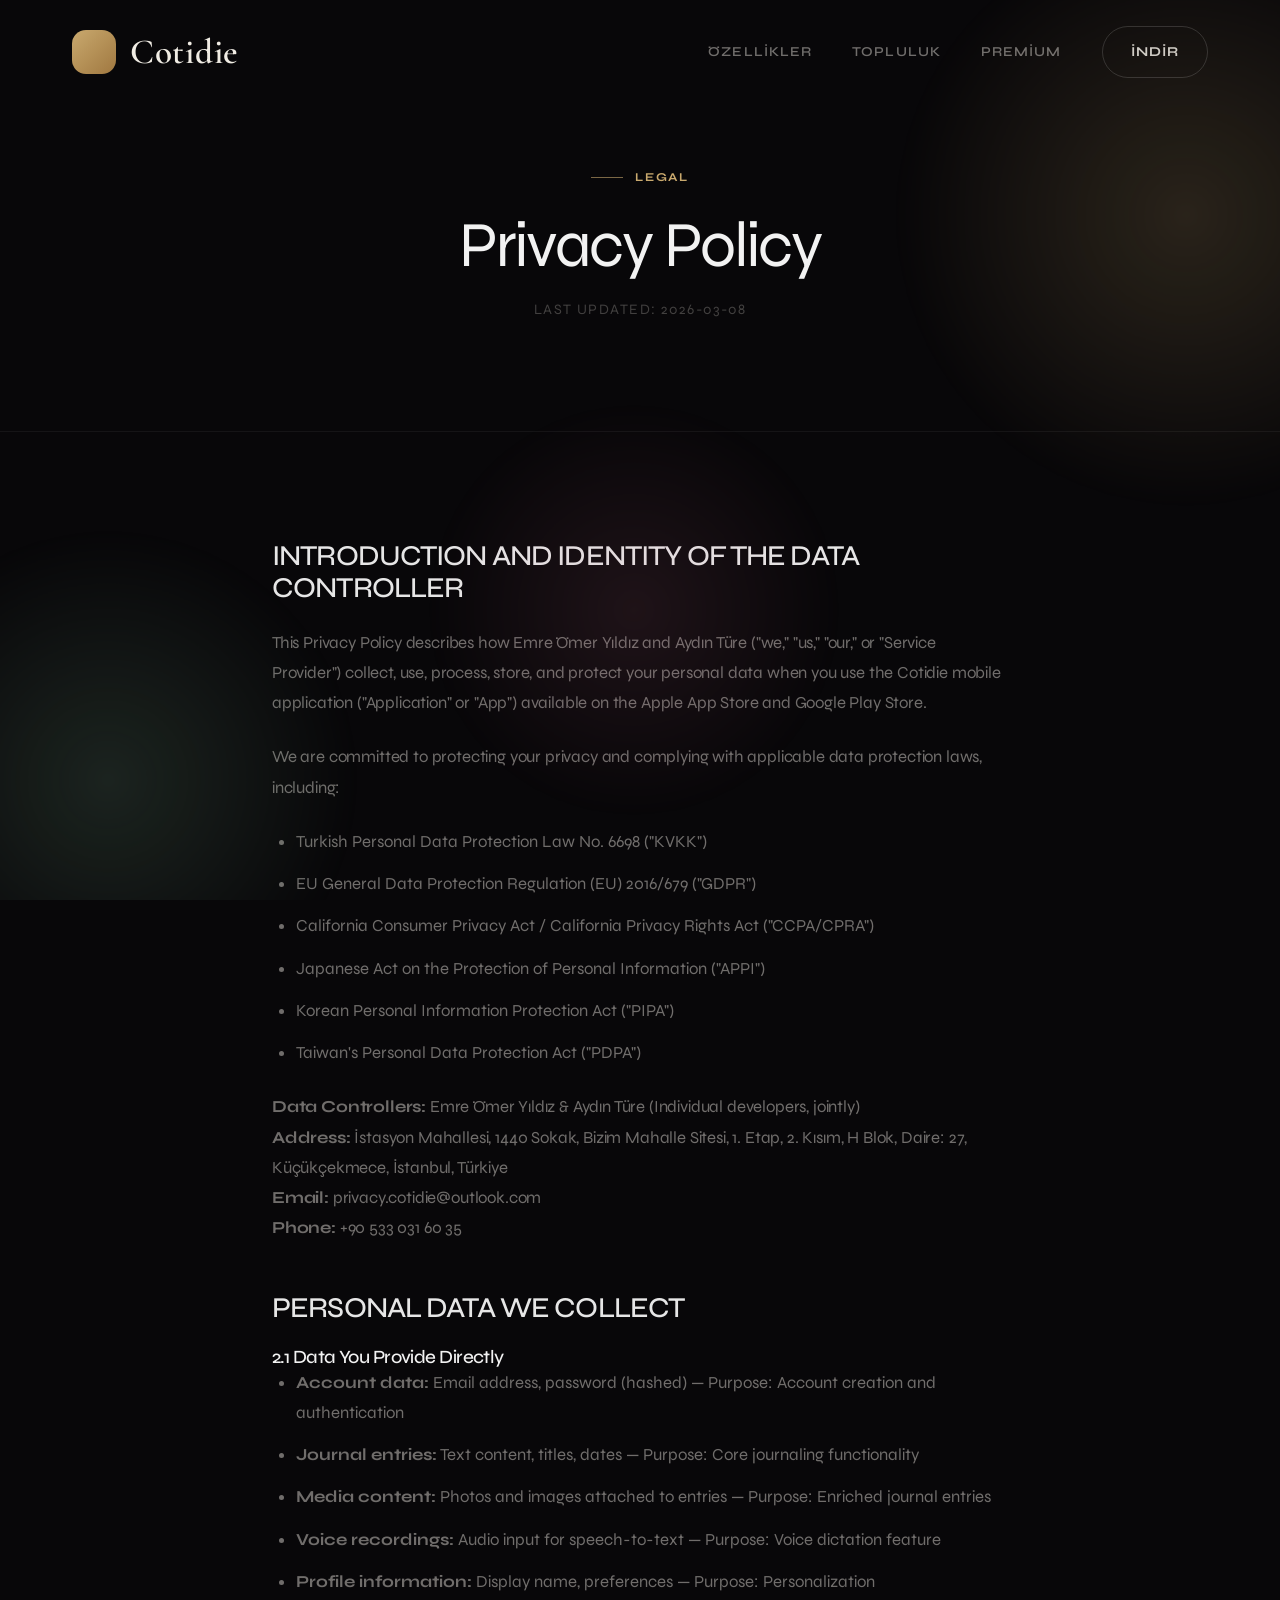
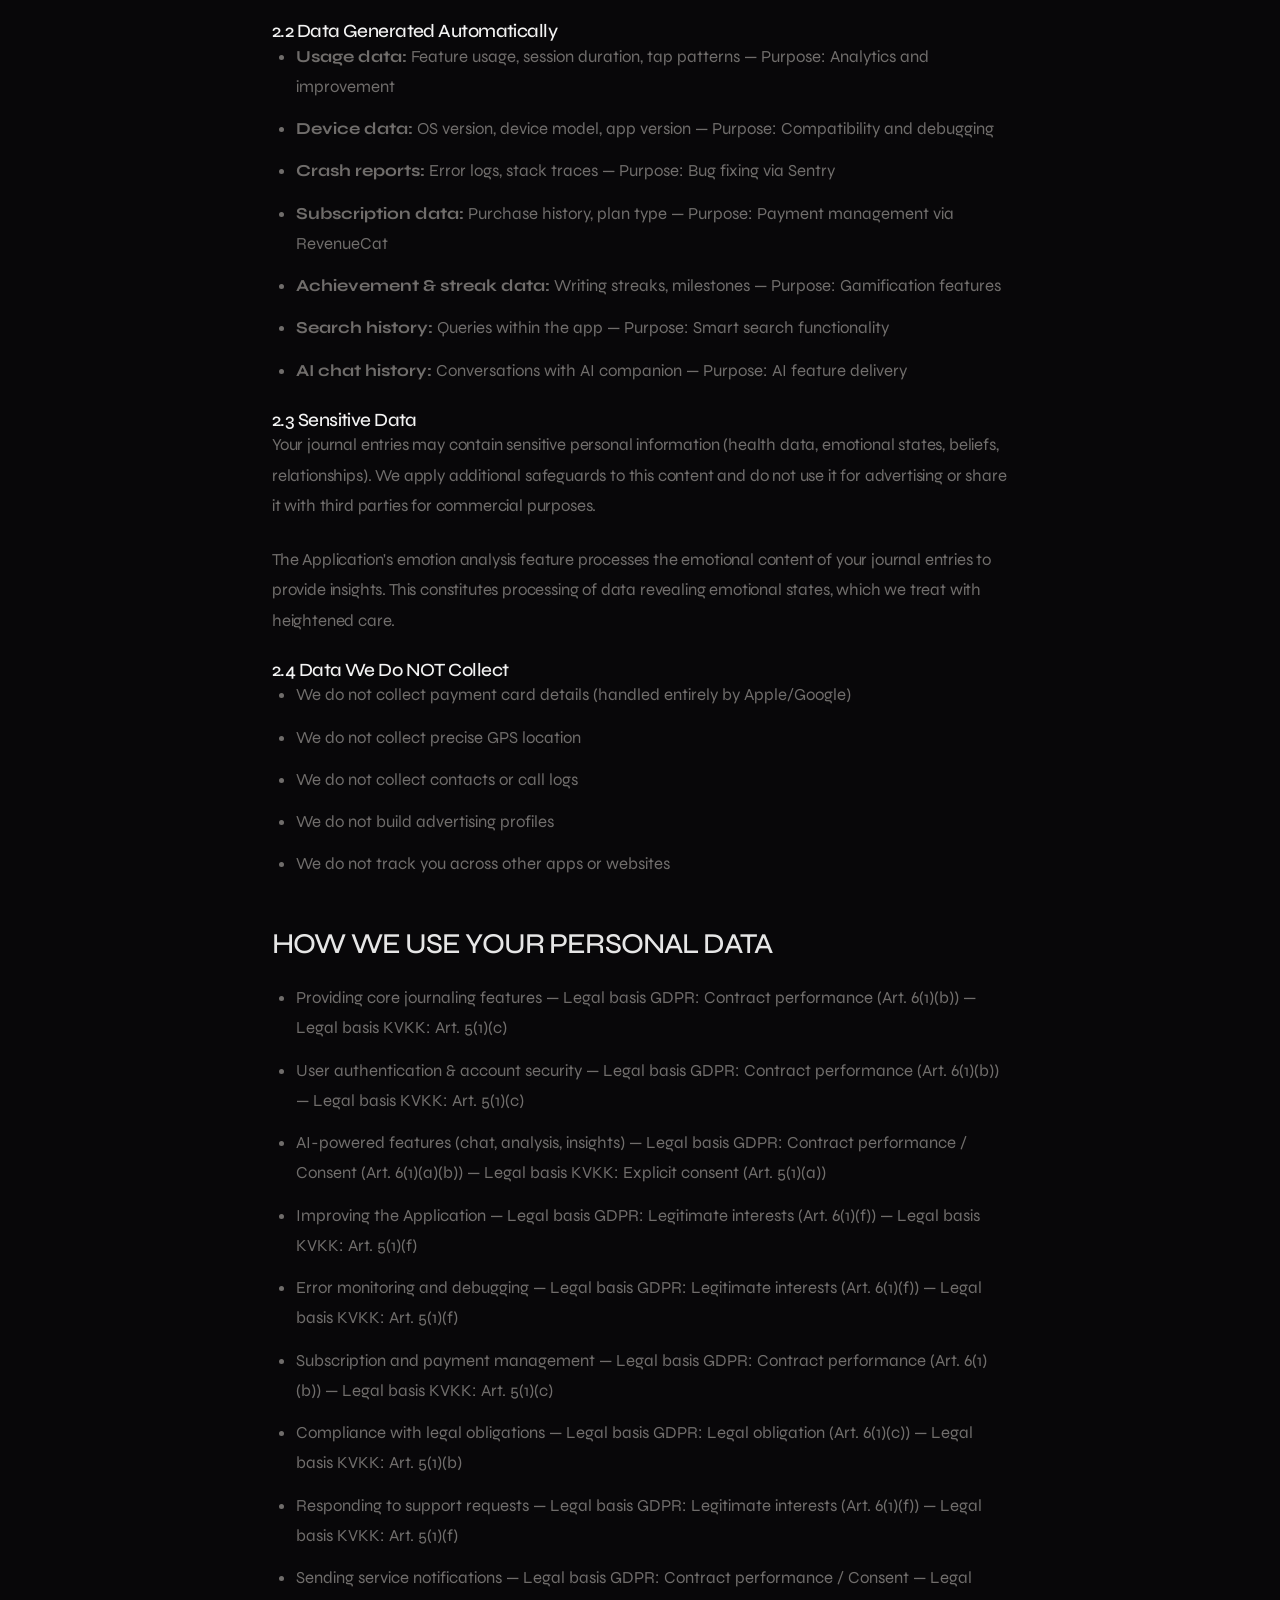
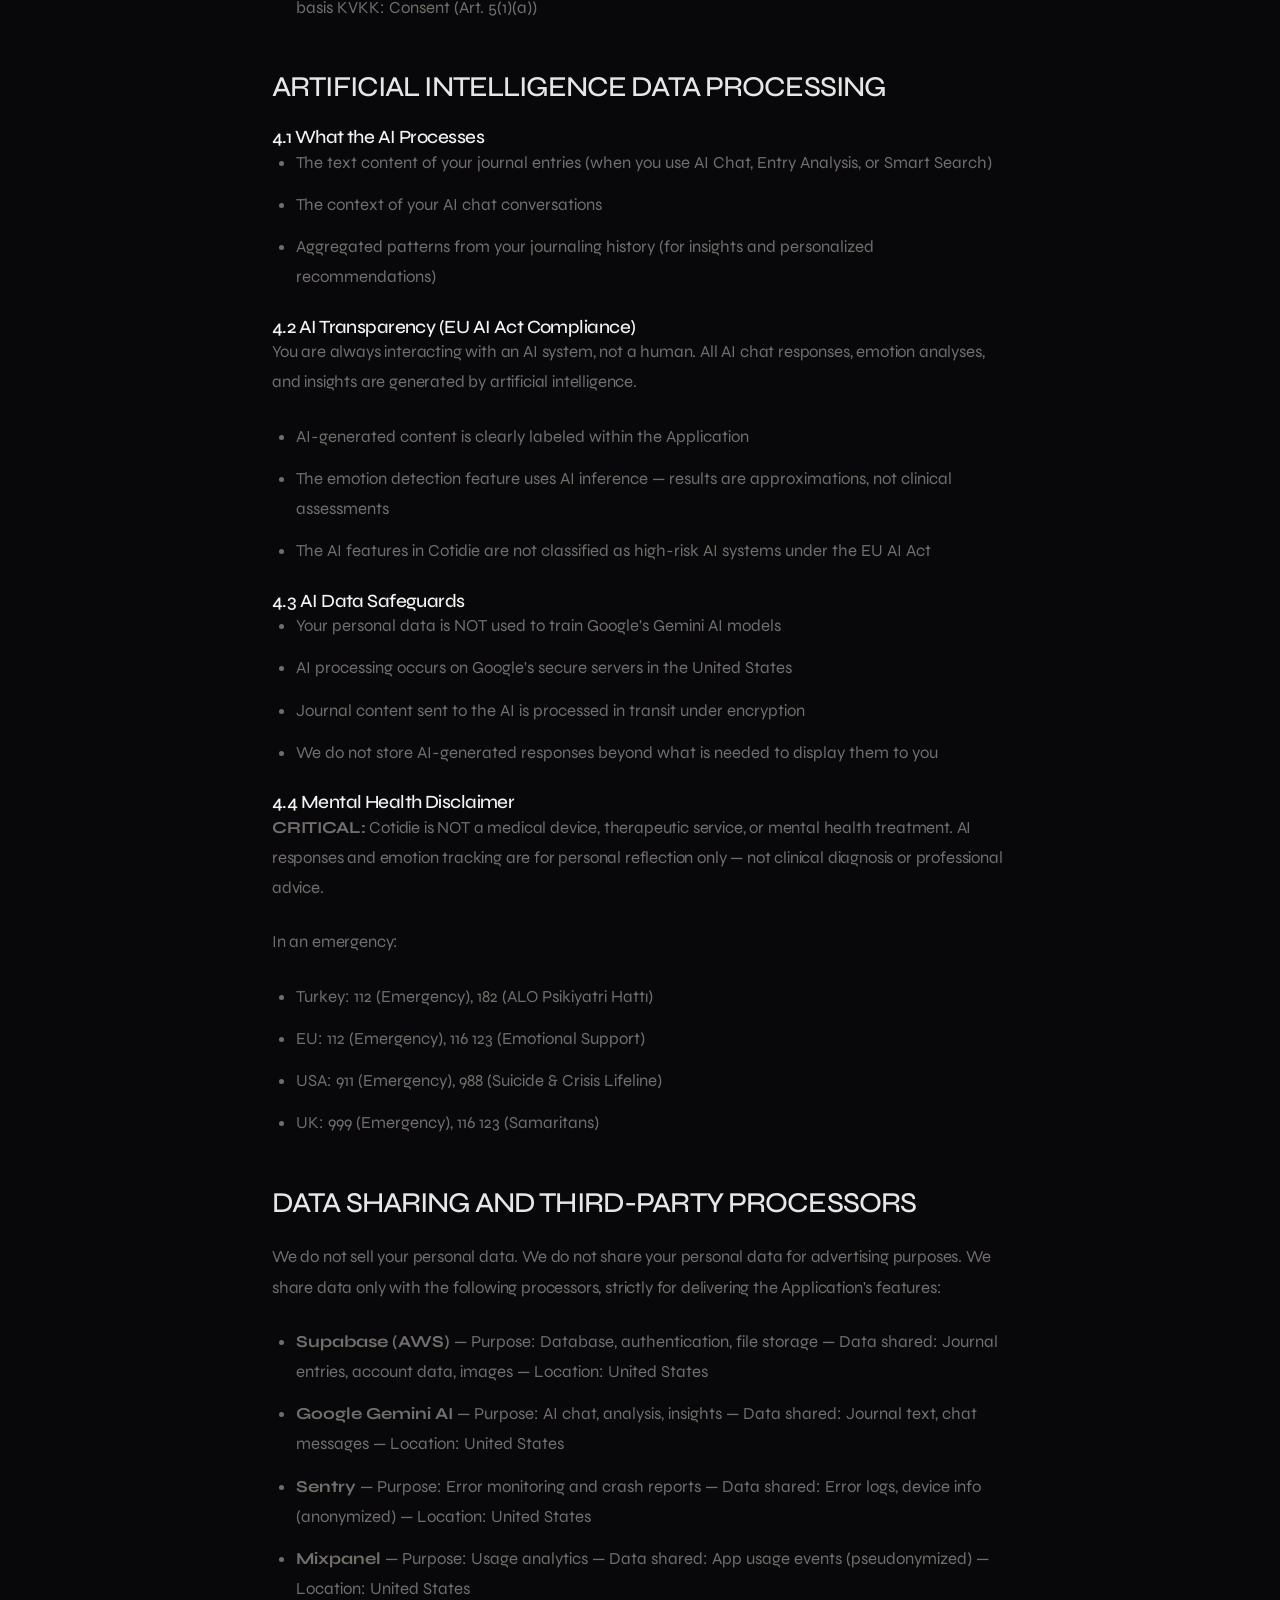
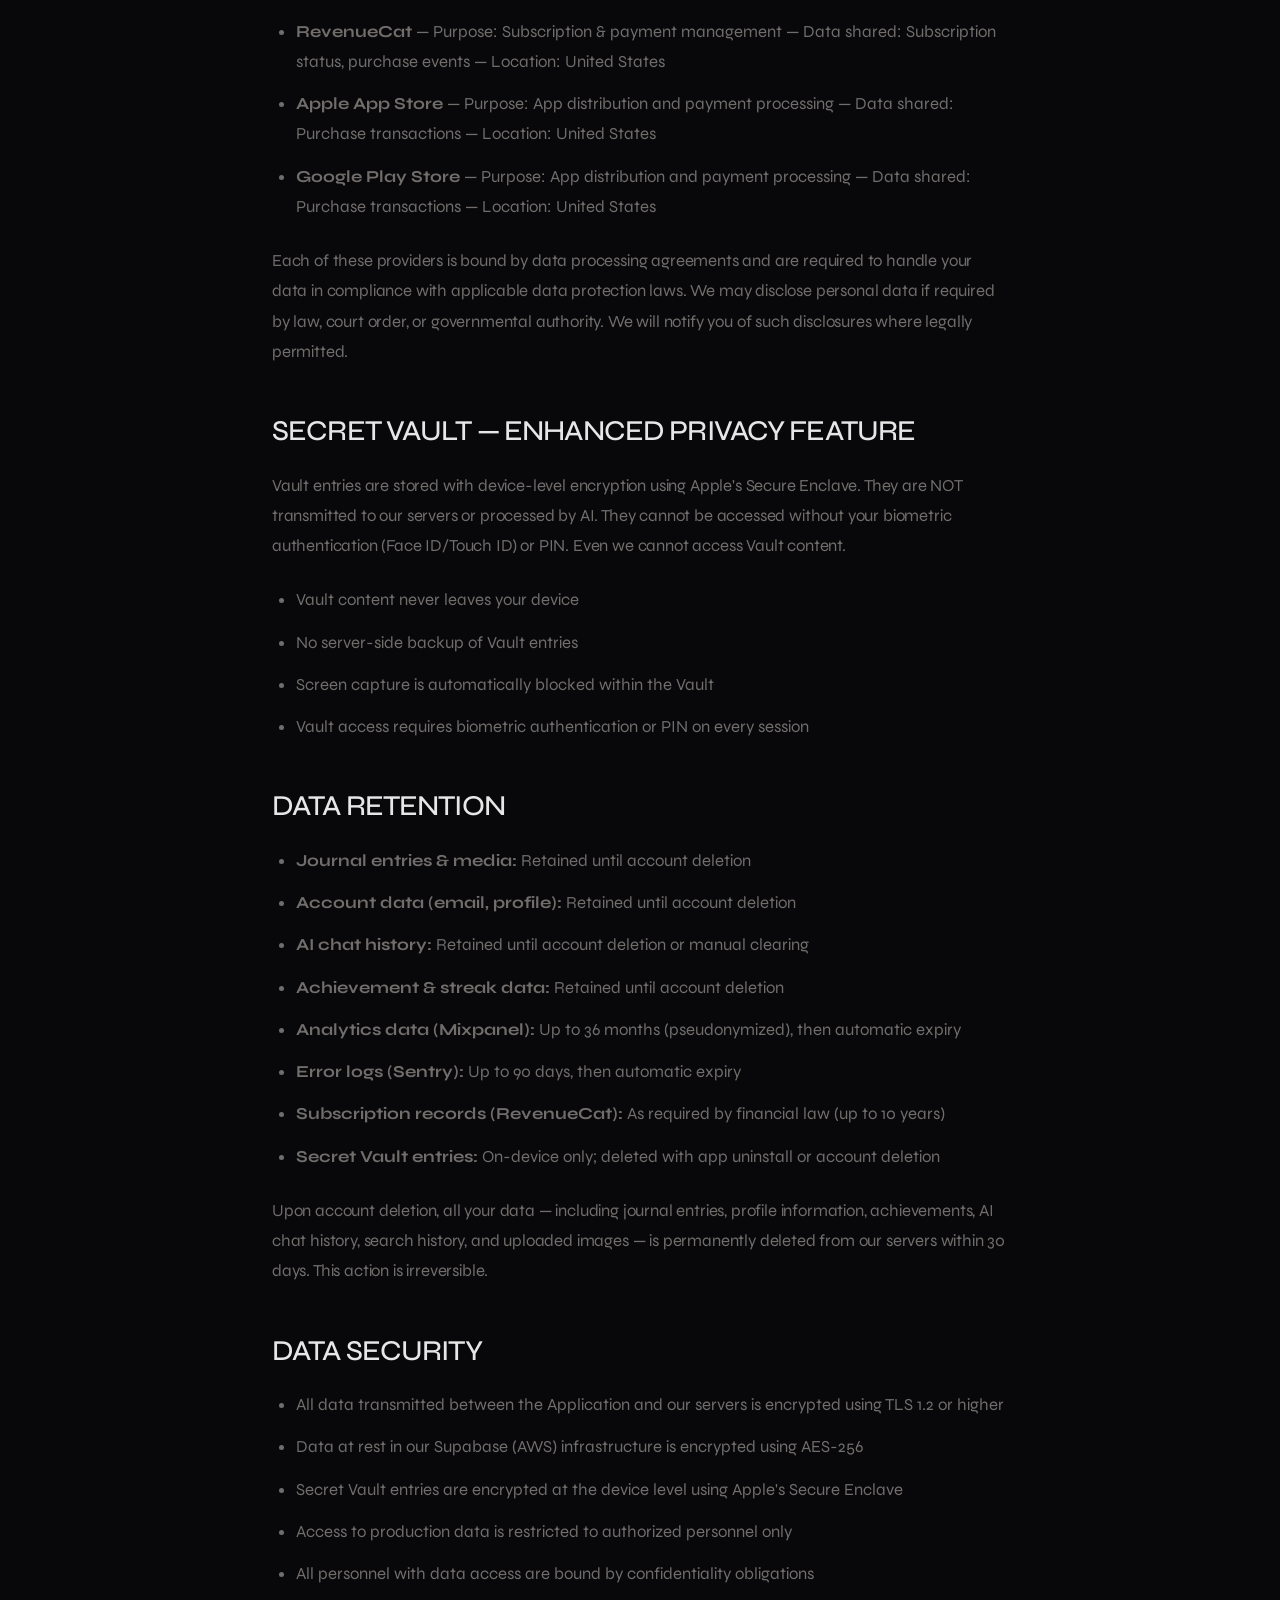
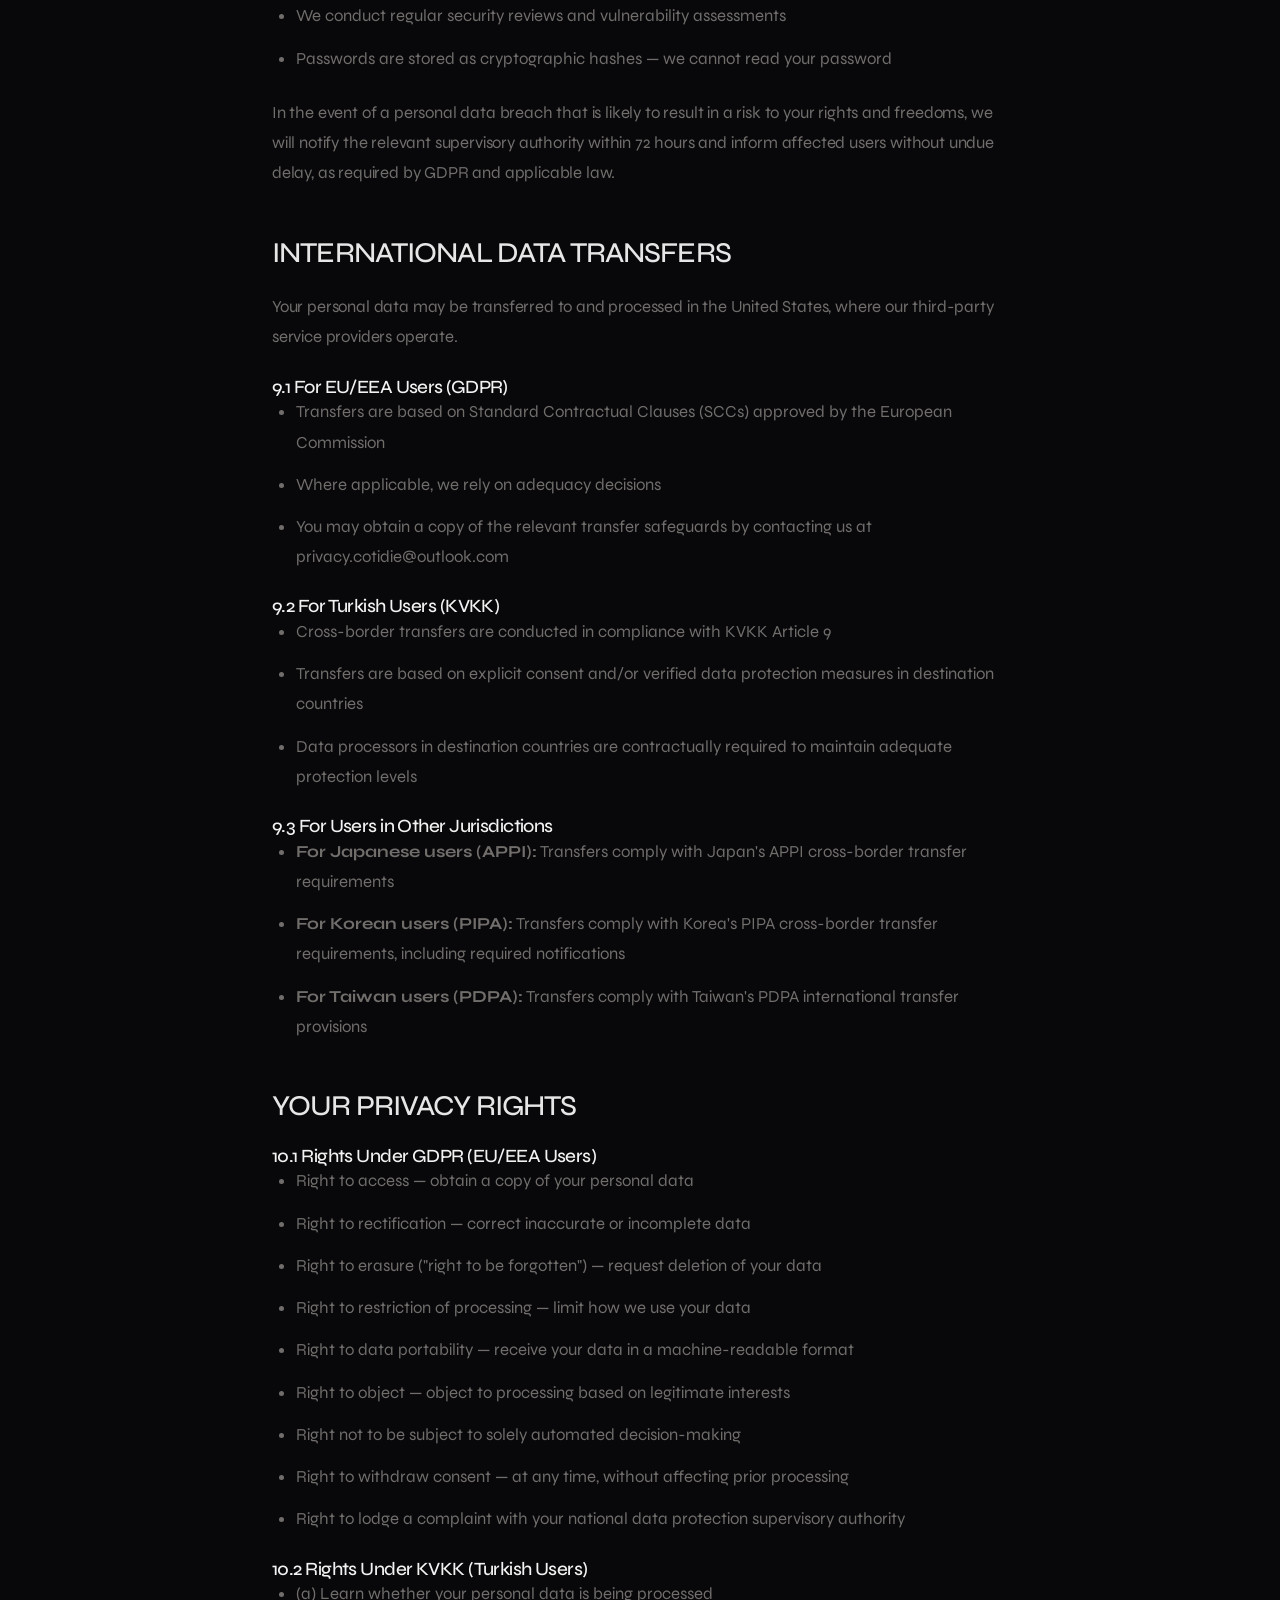
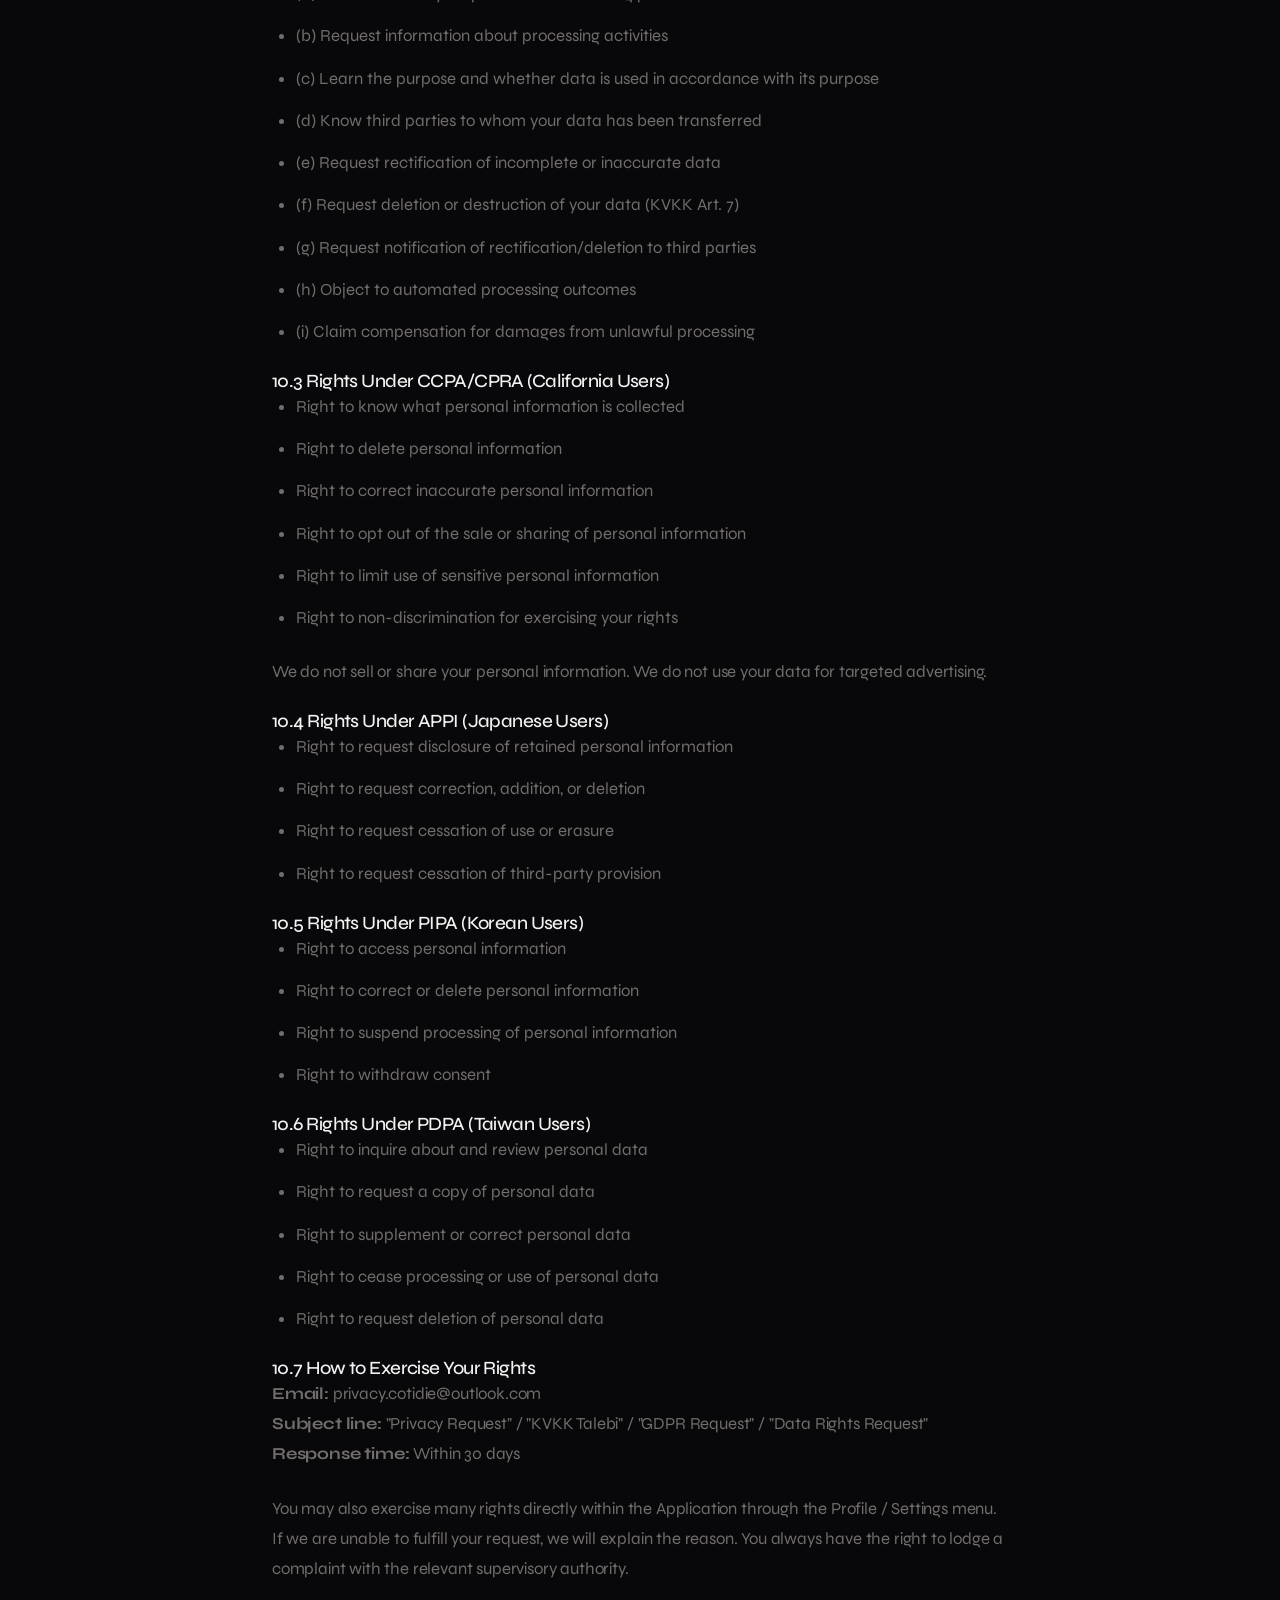
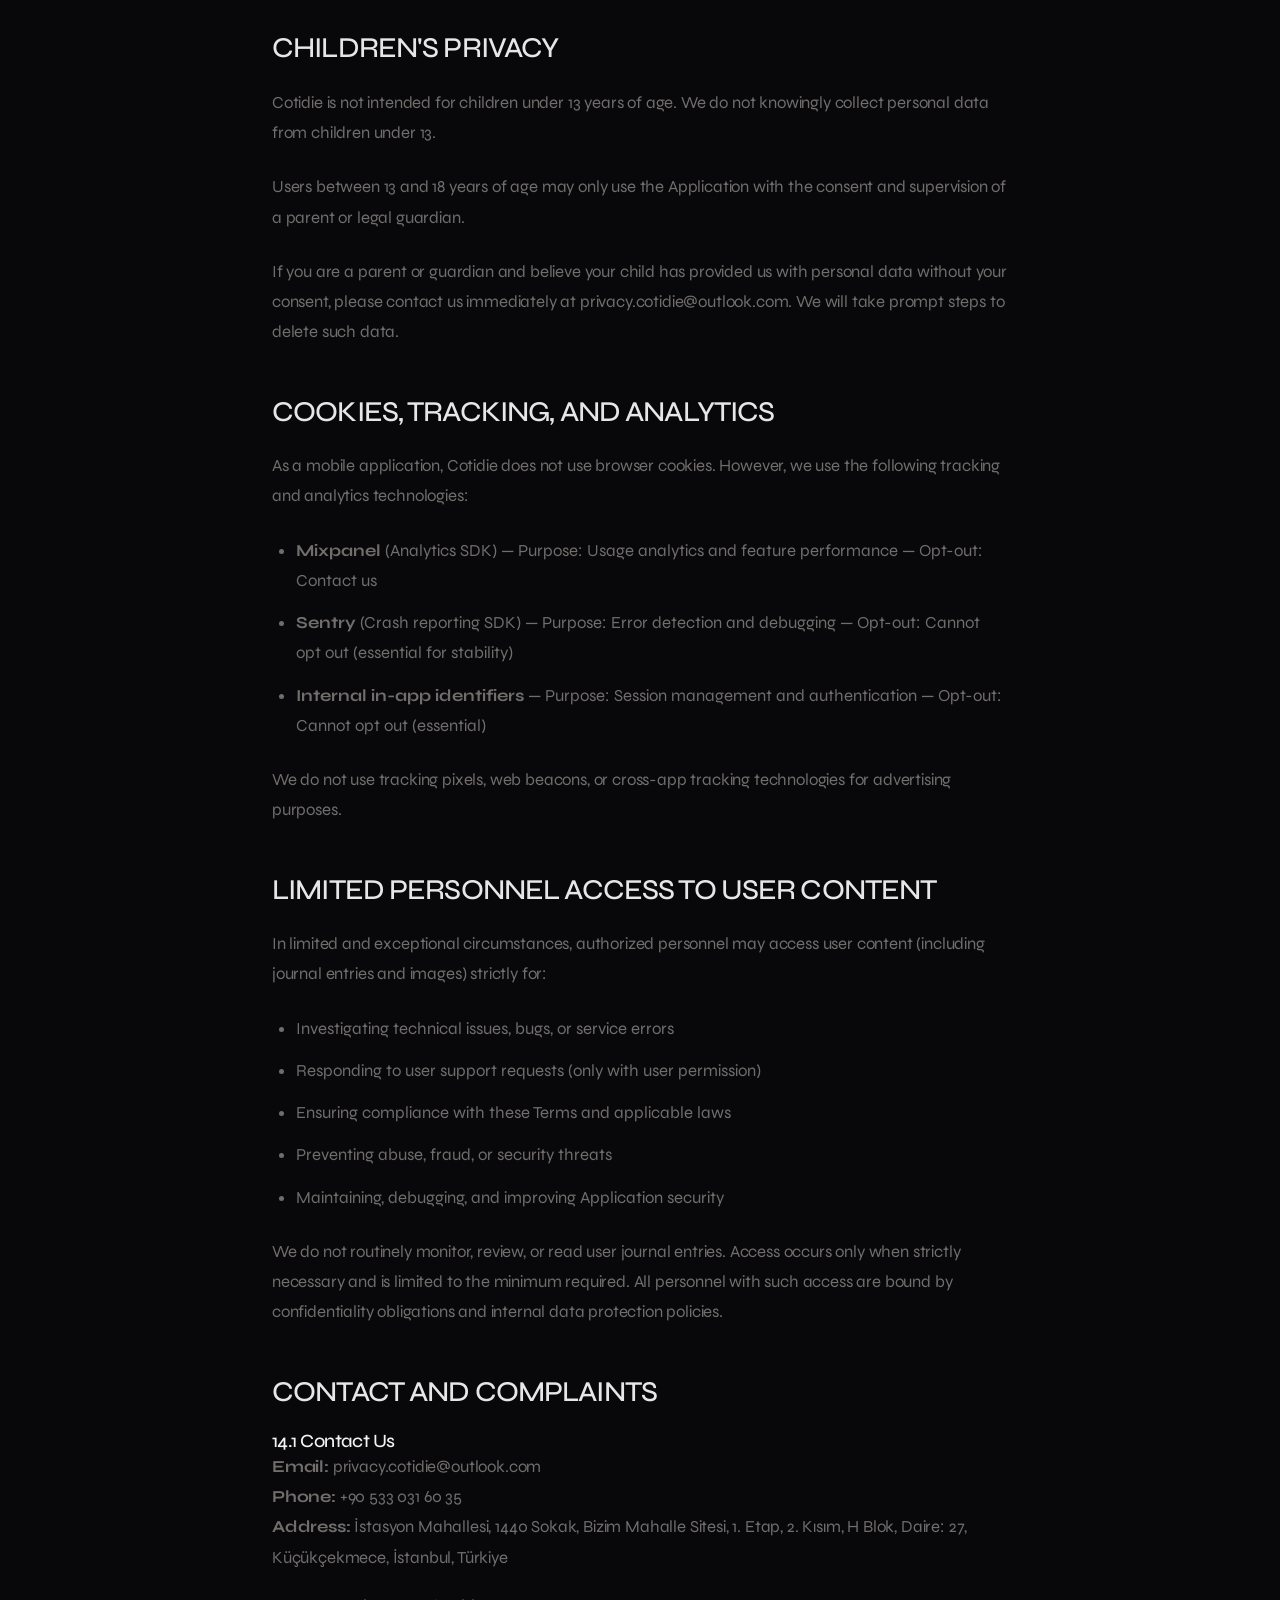
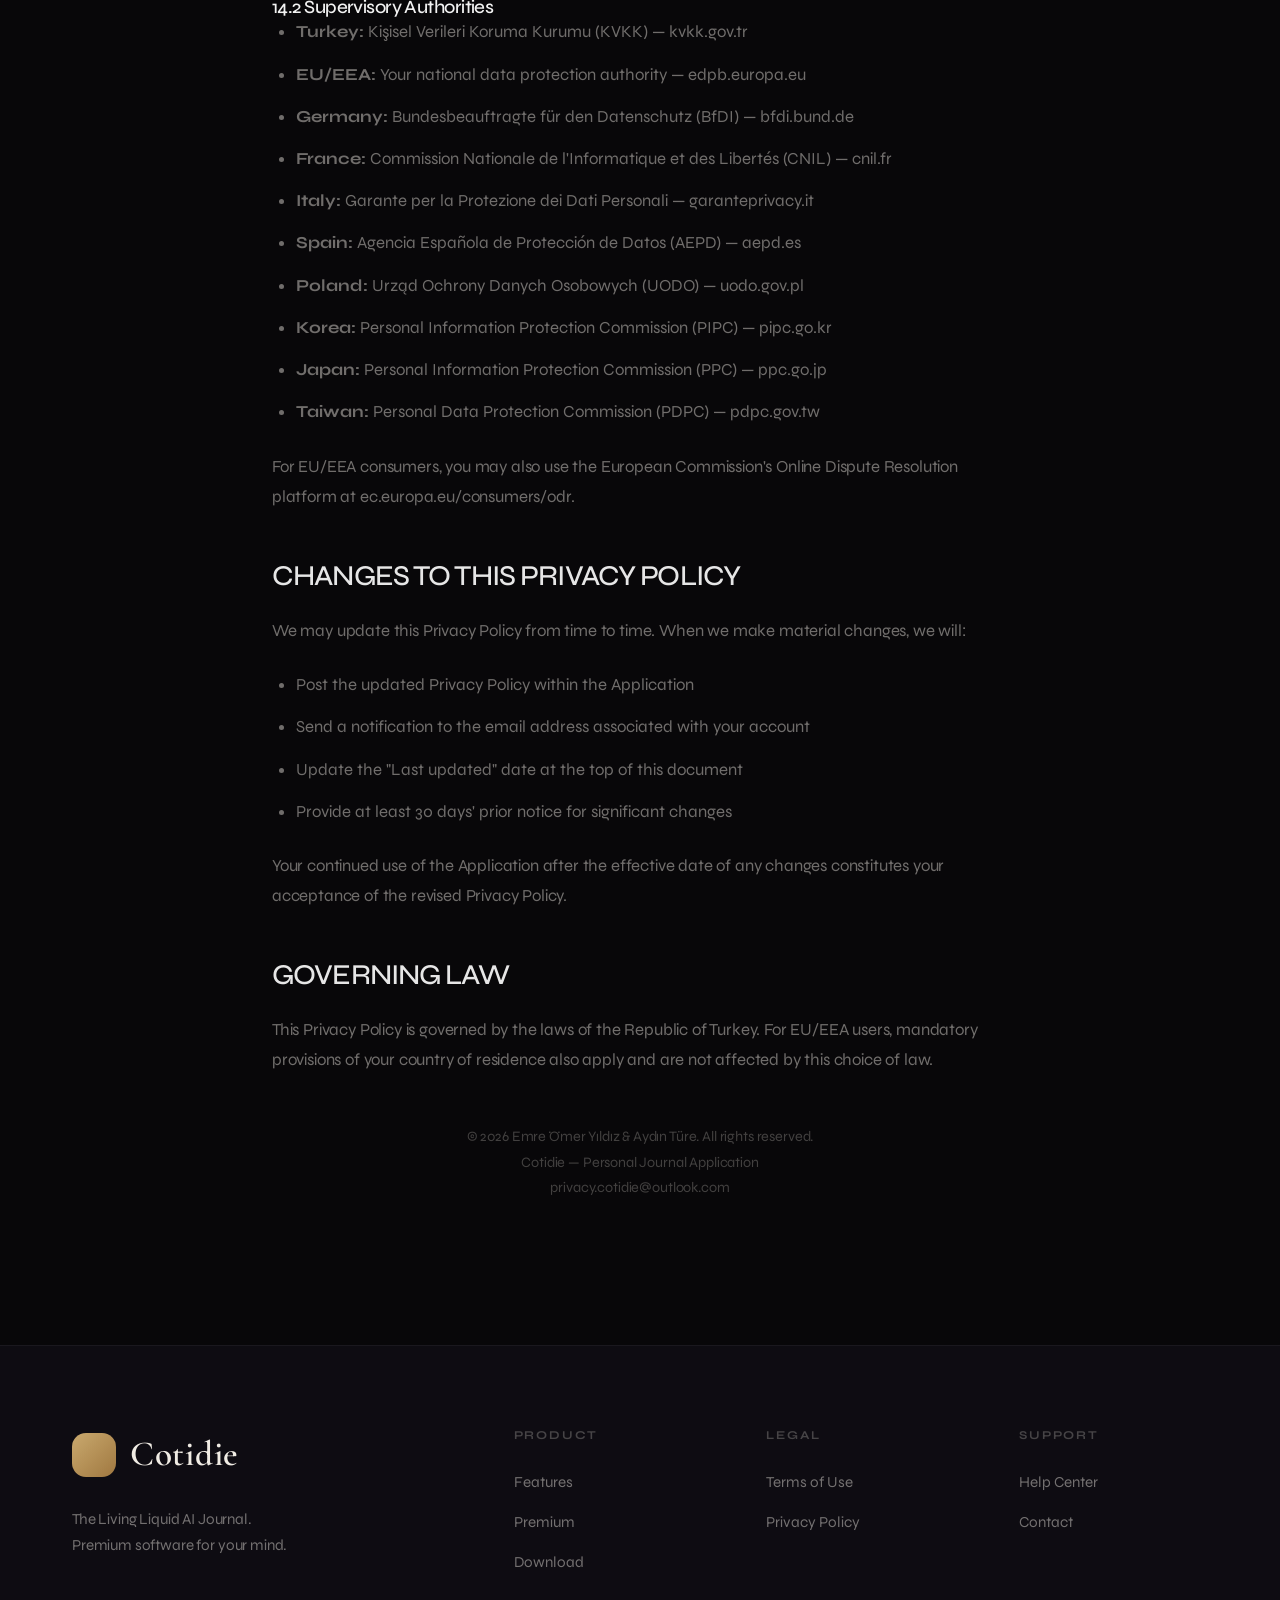
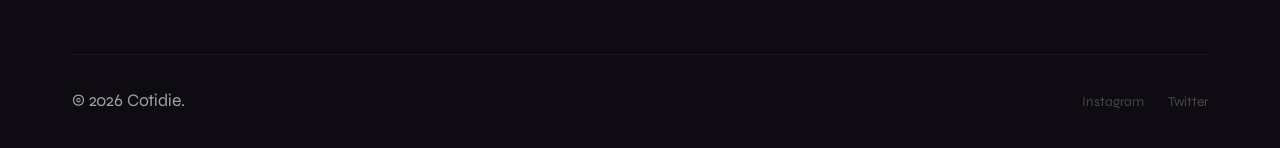
<file: privacy-policy.html>
<!DOCTYPE html>
<html lang="tr">
<head>
    <meta charset="UTF-8">
    <meta name="viewport" content="width=device-width, initial-scale=1.0">
    <title>Privacy Policy — Cotidie</title>
    
    <!-- Premium Fonts -->
    <link rel="preconnect" href="https://fonts.googleapis.com">
    <link rel="preconnect" href="https://fonts.gstatic.com" crossorigin>
    <link href="https://fonts.googleapis.com/css2?family=Cormorant+Garamond:ital,wght@0,300;0,400;0,600;1,300;1,400;1,600&family=Syne:wght@400;500;600;700;800&display=swap" rel="stylesheet">
    
    <link rel="stylesheet" href="assets/css/styles.css">
    <style>
        .legal-header { padding-top: 160px; padding-bottom: 60px; text-align: center; border-bottom: 1px solid var(--border-glass); }
        .legal-container { max-width: 800px; margin: 0 auto; padding: 60px 32px 120px; }
        .legal-content h1 { font-size: clamp(2.5rem, 5vw, 4rem); margin-bottom: 16px; }
        .legal-content p.last-updated { color: var(--text-ghost); font-size: 0.9rem; margin-bottom: 48px; text-transform: uppercase; letter-spacing: 0.1em; }
        .legal-content h2 { font-size: 1.8rem; margin-top: 48px; margin-bottom: 24px; color: rgba(255,255,255,0.9); font-weight: 500; }
        .legal-content p, .legal-content li { font-size: 1.05rem; color: var(--text-muted); line-height: 1.8; margin-bottom: 24px; }
        .legal-content ul { padding-left: 24px; margin-bottom: 24px; }
        .legal-content li { margin-bottom: 12px; }
    </style>
</head>
<body>

    <!-- Ambient Living Liquid Background -->
    <div class="ambient">
        <div class="amb amb-1"></div>
        <div class="amb amb-2"></div>
        <div class="amb amb-3"></div>
    </div>

    <!-- Navigation -->
    <nav class="navbar">
        <div class="container nav-content">
            <a href="index.html" class="logo">
                <div class="logo-icon"></div>
                Cotidie
            </a>
            <div class="nav-links">
                <a href="index.html#features">Özellikler</a>
                <a href="index.html#proof">Topluluk</a>
                <a href="index.html#pricing">Premium</a>
                <a href="index.html#download" class="btn btn-outline">İndir</a>
            </div>
        </div>
    </nav>

    <!-- Header -->
    <header class="legal-header">
        <div class="container legal-content">
            <span class="kicker">Legal</span>
            <h1>Privacy Policy</h1>
            <p class="last-updated">Last updated: 2026-03-08</p>
        </div>
    </header>

    <!-- Content -->
    <main class="legal-container legal-content">
        <h2>INTRODUCTION AND IDENTITY OF THE DATA CONTROLLER</h2>
        <p>This Privacy Policy describes how Emre Ömer Yıldız and Aydın Türe ("we," "us," "our," or "Service Provider") collect, use, process, store, and protect your personal data when you use the Cotidie mobile application ("Application" or "App") available on the Apple App Store and Google Play Store.</p>
        <p>We are committed to protecting your privacy and complying with applicable data protection laws, including:</p>
        <ul>
            <li>Turkish Personal Data Protection Law No. 6698 ("KVKK")</li>
            <li>EU General Data Protection Regulation (EU) 2016/679 ("GDPR")</li>
            <li>California Consumer Privacy Act / California Privacy Rights Act ("CCPA/CPRA")</li>
            <li>Japanese Act on the Protection of Personal Information ("APPI")</li>
            <li>Korean Personal Information Protection Act ("PIPA")</li>
            <li>Taiwan's Personal Data Protection Act ("PDPA")</li>
        </ul>
        <p>
            <strong>Data Controllers:</strong> Emre Ömer Yıldız & Aydın Türe (Individual developers, jointly)<br>
            <strong>Address:</strong> İstasyon Mahallesi, 1440 Sokak, Bizim Mahalle Sitesi, 1. Etap, 2. Kısım, H Blok, Daire: 27, Küçükçekmece, İstanbul, Türkiye<br>
            <strong>Email:</strong> privacy.cotidie@outlook.com<br>
            <strong>Phone:</strong> +90 533 031 60 35
        </p>

        <h2>PERSONAL DATA WE COLLECT</h2>
        <h3>2.1 Data You Provide Directly</h3>
        <ul>
            <li><strong>Account data:</strong> Email address, password (hashed) — Purpose: Account creation and authentication</li>
            <li><strong>Journal entries:</strong> Text content, titles, dates — Purpose: Core journaling functionality</li>
            <li><strong>Media content:</strong> Photos and images attached to entries — Purpose: Enriched journal entries</li>
            <li><strong>Voice recordings:</strong> Audio input for speech-to-text — Purpose: Voice dictation feature</li>
            <li><strong>Profile information:</strong> Display name, preferences — Purpose: Personalization</li>
        </ul>

        <h3>2.2 Data Generated Automatically</h3>
        <ul>
            <li><strong>Usage data:</strong> Feature usage, session duration, tap patterns — Purpose: Analytics and improvement</li>
            <li><strong>Device data:</strong> OS version, device model, app version — Purpose: Compatibility and debugging</li>
            <li><strong>Crash reports:</strong> Error logs, stack traces — Purpose: Bug fixing via Sentry</li>
            <li><strong>Subscription data:</strong> Purchase history, plan type — Purpose: Payment management via RevenueCat</li>
            <li><strong>Achievement & streak data:</strong> Writing streaks, milestones — Purpose: Gamification features</li>
            <li><strong>Search history:</strong> Queries within the app — Purpose: Smart search functionality</li>
            <li><strong>AI chat history:</strong> Conversations with AI companion — Purpose: AI feature delivery</li>
        </ul>

        <h3>2.3 Sensitive Data</h3>
        <p>Your journal entries may contain sensitive personal information (health data, emotional states, beliefs, relationships). We apply additional safeguards to this content and do not use it for advertising or share it with third parties for commercial purposes.</p>
        <p>The Application's emotion analysis feature processes the emotional content of your journal entries to provide insights. This constitutes processing of data revealing emotional states, which we treat with heightened care.</p>

        <h3>2.4 Data We Do NOT Collect</h3>
        <ul>
            <li>We do not collect payment card details (handled entirely by Apple/Google)</li>
            <li>We do not collect precise GPS location</li>
            <li>We do not collect contacts or call logs</li>
            <li>We do not build advertising profiles</li>
            <li>We do not track you across other apps or websites</li>
        </ul>

        <h2>HOW WE USE YOUR PERSONAL DATA</h2>
        <ul>
            <li>Providing core journaling features — Legal basis GDPR: Contract performance (Art. 6(1)(b)) — Legal basis KVKK: Art. 5(1)(c)</li>
            <li>User authentication & account security — Legal basis GDPR: Contract performance (Art. 6(1)(b)) — Legal basis KVKK: Art. 5(1)(c)</li>
            <li>AI-powered features (chat, analysis, insights) — Legal basis GDPR: Contract performance / Consent (Art. 6(1)(a)(b)) — Legal basis KVKK: Explicit consent (Art. 5(1)(a))</li>
            <li>Improving the Application — Legal basis GDPR: Legitimate interests (Art. 6(1)(f)) — Legal basis KVKK: Art. 5(1)(f)</li>
            <li>Error monitoring and debugging — Legal basis GDPR: Legitimate interests (Art. 6(1)(f)) — Legal basis KVKK: Art. 5(1)(f)</li>
            <li>Subscription and payment management — Legal basis GDPR: Contract performance (Art. 6(1)(b)) — Legal basis KVKK: Art. 5(1)(c)</li>
            <li>Compliance with legal obligations — Legal basis GDPR: Legal obligation (Art. 6(1)(c)) — Legal basis KVKK: Art. 5(1)(b)</li>
            <li>Responding to support requests — Legal basis GDPR: Legitimate interests (Art. 6(1)(f)) — Legal basis KVKK: Art. 5(1)(f)</li>
            <li>Sending service notifications — Legal basis GDPR: Contract performance / Consent — Legal basis KVKK: Consent (Art. 5(1)(a))</li>
        </ul>

        <h2>ARTIFICIAL INTELLIGENCE DATA PROCESSING</h2>
        <h3>4.1 What the AI Processes</h3>
        <ul>
            <li>The text content of your journal entries (when you use AI Chat, Entry Analysis, or Smart Search)</li>
            <li>The context of your AI chat conversations</li>
            <li>Aggregated patterns from your journaling history (for insights and personalized recommendations)</li>
        </ul>

        <h3>4.2 AI Transparency (EU AI Act Compliance)</h3>
        <p>You are always interacting with an AI system, not a human. All AI chat responses, emotion analyses, and insights are generated by artificial intelligence.</p>
        <ul>
            <li>AI-generated content is clearly labeled within the Application</li>
            <li>The emotion detection feature uses AI inference — results are approximations, not clinical assessments</li>
            <li>The AI features in Cotidie are not classified as high-risk AI systems under the EU AI Act</li>
        </ul>

        <h3>4.3 AI Data Safeguards</h3>
        <ul>
            <li>Your personal data is NOT used to train Google's Gemini AI models</li>
            <li>AI processing occurs on Google's secure servers in the United States</li>
            <li>Journal content sent to the AI is processed in transit under encryption</li>
            <li>We do not store AI-generated responses beyond what is needed to display them to you</li>
        </ul>

        <h3>4.4 Mental Health Disclaimer</h3>
        <p><strong>CRITICAL:</strong> Cotidie is NOT a medical device, therapeutic service, or mental health treatment. AI responses and emotion tracking are for personal reflection only — not clinical diagnosis or professional advice.</p>
        <p>In an emergency:</p>
        <ul>
            <li>Turkey: 112 (Emergency), 182 (ALO Psikiyatri Hattı)</li>
            <li>EU: 112 (Emergency), 116 123 (Emotional Support)</li>
            <li>USA: 911 (Emergency), 988 (Suicide & Crisis Lifeline)</li>
            <li>UK: 999 (Emergency), 116 123 (Samaritans)</li>
        </ul>

        <h2>DATA SHARING AND THIRD-PARTY PROCESSORS</h2>
        <p>We do not sell your personal data. We do not share your personal data for advertising purposes. We share data only with the following processors, strictly for delivering the Application's features:</p>
        <ul>
            <li><strong>Supabase (AWS)</strong> — Purpose: Database, authentication, file storage — Data shared: Journal entries, account data, images — Location: United States</li>
            <li><strong>Google Gemini AI</strong> — Purpose: AI chat, analysis, insights — Data shared: Journal text, chat messages — Location: United States</li>
            <li><strong>Sentry</strong> — Purpose: Error monitoring and crash reports — Data shared: Error logs, device info (anonymized) — Location: United States</li>
            <li><strong>Mixpanel</strong> — Purpose: Usage analytics — Data shared: App usage events (pseudonymized) — Location: United States</li>
            <li><strong>RevenueCat</strong> — Purpose: Subscription & payment management — Data shared: Subscription status, purchase events — Location: United States</li>
            <li><strong>Apple App Store</strong> — Purpose: App distribution and payment processing — Data shared: Purchase transactions — Location: United States</li>
            <li><strong>Google Play Store</strong> — Purpose: App distribution and payment processing — Data shared: Purchase transactions — Location: United States</li>
        </ul>
        <p>Each of these providers is bound by data processing agreements and are required to handle your data in compliance with applicable data protection laws. We may disclose personal data if required by law, court order, or governmental authority. We will notify you of such disclosures where legally permitted.</p>

        <h2>SECRET VAULT — ENHANCED PRIVACY FEATURE</h2>
        <p>Vault entries are stored with device-level encryption using Apple's Secure Enclave. They are NOT transmitted to our servers or processed by AI. They cannot be accessed without your biometric authentication (Face ID/Touch ID) or PIN. Even we cannot access Vault content.</p>
        <ul>
            <li>Vault content never leaves your device</li>
            <li>No server-side backup of Vault entries</li>
            <li>Screen capture is automatically blocked within the Vault</li>
            <li>Vault access requires biometric authentication or PIN on every session</li>
        </ul>

        <h2>DATA RETENTION</h2>
        <ul>
            <li><strong>Journal entries & media:</strong> Retained until account deletion</li>
            <li><strong>Account data (email, profile):</strong> Retained until account deletion</li>
            <li><strong>AI chat history:</strong> Retained until account deletion or manual clearing</li>
            <li><strong>Achievement & streak data:</strong> Retained until account deletion</li>
            <li><strong>Analytics data (Mixpanel):</strong> Up to 36 months (pseudonymized), then automatic expiry</li>
            <li><strong>Error logs (Sentry):</strong> Up to 90 days, then automatic expiry</li>
            <li><strong>Subscription records (RevenueCat):</strong> As required by financial law (up to 10 years)</li>
            <li><strong>Secret Vault entries:</strong> On-device only; deleted with app uninstall or account deletion</li>
        </ul>
        <p>Upon account deletion, all your data — including journal entries, profile information, achievements, AI chat history, search history, and uploaded images — is permanently deleted from our servers within 30 days. This action is irreversible.</p>

        <h2>DATA SECURITY</h2>
        <ul>
            <li>All data transmitted between the Application and our servers is encrypted using TLS 1.2 or higher</li>
            <li>Data at rest in our Supabase (AWS) infrastructure is encrypted using AES-256</li>
            <li>Secret Vault entries are encrypted at the device level using Apple's Secure Enclave</li>
            <li>Access to production data is restricted to authorized personnel only</li>
            <li>All personnel with data access are bound by confidentiality obligations</li>
            <li>We conduct regular security reviews and vulnerability assessments</li>
            <li>Passwords are stored as cryptographic hashes — we cannot read your password</li>
        </ul>
        <p>In the event of a personal data breach that is likely to result in a risk to your rights and freedoms, we will notify the relevant supervisory authority within 72 hours and inform affected users without undue delay, as required by GDPR and applicable law.</p>

        <h2>INTERNATIONAL DATA TRANSFERS</h2>
        <p>Your personal data may be transferred to and processed in the United States, where our third-party service providers operate.</p>
        <h3>9.1 For EU/EEA Users (GDPR)</h3>
        <ul>
            <li>Transfers are based on Standard Contractual Clauses (SCCs) approved by the European Commission</li>
            <li>Where applicable, we rely on adequacy decisions</li>
            <li>You may obtain a copy of the relevant transfer safeguards by contacting us at privacy.cotidie@outlook.com</li>
        </ul>
        <h3>9.2 For Turkish Users (KVKK)</h3>
        <ul>
            <li>Cross-border transfers are conducted in compliance with KVKK Article 9</li>
            <li>Transfers are based on explicit consent and/or verified data protection measures in destination countries</li>
            <li>Data processors in destination countries are contractually required to maintain adequate protection levels</li>
        </ul>
        <h3>9.3 For Users in Other Jurisdictions</h3>
        <ul>
            <li><strong>For Japanese users (APPI):</strong> Transfers comply with Japan's APPI cross-border transfer requirements</li>
            <li><strong>For Korean users (PIPA):</strong> Transfers comply with Korea's PIPA cross-border transfer requirements, including required notifications</li>
            <li><strong>For Taiwan users (PDPA):</strong> Transfers comply with Taiwan's PDPA international transfer provisions</li>
        </ul>

        <h2>YOUR PRIVACY RIGHTS</h2>
        <h3>10.1 Rights Under GDPR (EU/EEA Users)</h3>
        <ul>
            <li>Right to access — obtain a copy of your personal data</li>
            <li>Right to rectification — correct inaccurate or incomplete data</li>
            <li>Right to erasure ("right to be forgotten") — request deletion of your data</li>
            <li>Right to restriction of processing — limit how we use your data</li>
            <li>Right to data portability — receive your data in a machine-readable format</li>
            <li>Right to object — object to processing based on legitimate interests</li>
            <li>Right not to be subject to solely automated decision-making</li>
            <li>Right to withdraw consent — at any time, without affecting prior processing</li>
            <li>Right to lodge a complaint with your national data protection supervisory authority</li>
        </ul>
        <h3>10.2 Rights Under KVKK (Turkish Users)</h3>
        <ul>
            <li>(a) Learn whether your personal data is being processed</li>
            <li>(b) Request information about processing activities</li>
            <li>(c) Learn the purpose and whether data is used in accordance with its purpose</li>
            <li>(d) Know third parties to whom your data has been transferred</li>
            <li>(e) Request rectification of incomplete or inaccurate data</li>
            <li>(f) Request deletion or destruction of your data (KVKK Art. 7)</li>
            <li>(g) Request notification of rectification/deletion to third parties</li>
            <li>(h) Object to automated processing outcomes</li>
            <li>(i) Claim compensation for damages from unlawful processing</li>
        </ul>
        <h3>10.3 Rights Under CCPA/CPRA (California Users)</h3>
        <ul>
            <li>Right to know what personal information is collected</li>
            <li>Right to delete personal information</li>
            <li>Right to correct inaccurate personal information</li>
            <li>Right to opt out of the sale or sharing of personal information</li>
            <li>Right to limit use of sensitive personal information</li>
            <li>Right to non-discrimination for exercising your rights</li>
        </ul>
        <p>We do not sell or share your personal information. We do not use your data for targeted advertising.</p>

        <h3>10.4 Rights Under APPI (Japanese Users)</h3>
        <ul>
            <li>Right to request disclosure of retained personal information</li>
            <li>Right to request correction, addition, or deletion</li>
            <li>Right to request cessation of use or erasure</li>
            <li>Right to request cessation of third-party provision</li>
        </ul>

        <h3>10.5 Rights Under PIPA (Korean Users)</h3>
        <ul>
            <li>Right to access personal information</li>
            <li>Right to correct or delete personal information</li>
            <li>Right to suspend processing of personal information</li>
            <li>Right to withdraw consent</li>
        </ul>

        <h3>10.6 Rights Under PDPA (Taiwan Users)</h3>
        <ul>
            <li>Right to inquire about and review personal data</li>
            <li>Right to request a copy of personal data</li>
            <li>Right to supplement or correct personal data</li>
            <li>Right to cease processing or use of personal data</li>
            <li>Right to request deletion of personal data</li>
        </ul>

        <h3>10.7 How to Exercise Your Rights</h3>
        <p>
            <strong>Email:</strong> privacy.cotidie@outlook.com<br>
            <strong>Subject line:</strong> "Privacy Request" / "KVKK Talebi" / "GDPR Request" / "Data Rights Request"<br>
            <strong>Response time:</strong> Within 30 days
        </p>
        <p>You may also exercise many rights directly within the Application through the Profile / Settings menu. If we are unable to fulfill your request, we will explain the reason. You always have the right to lodge a complaint with the relevant supervisory authority.</p>

        <h2>CHILDREN'S PRIVACY</h2>
        <p>Cotidie is not intended for children under 13 years of age. We do not knowingly collect personal data from children under 13.</p>
        <p>Users between 13 and 18 years of age may only use the Application with the consent and supervision of a parent or legal guardian.</p>
        <p>If you are a parent or guardian and believe your child has provided us with personal data without your consent, please contact us immediately at privacy.cotidie@outlook.com. We will take prompt steps to delete such data.</p>

        <h2>COOKIES, TRACKING, AND ANALYTICS</h2>
        <p>As a mobile application, Cotidie does not use browser cookies. However, we use the following tracking and analytics technologies:</p>
        <ul>
            <li><strong>Mixpanel</strong> (Analytics SDK) — Purpose: Usage analytics and feature performance — Opt-out: Contact us</li>
            <li><strong>Sentry</strong> (Crash reporting SDK) — Purpose: Error detection and debugging — Opt-out: Cannot opt out (essential for stability)</li>
            <li><strong>Internal in-app identifiers</strong> — Purpose: Session management and authentication — Opt-out: Cannot opt out (essential)</li>
        </ul>
        <p>We do not use tracking pixels, web beacons, or cross-app tracking technologies for advertising purposes.</p>

        <h2>LIMITED PERSONNEL ACCESS TO USER CONTENT</h2>
        <p>In limited and exceptional circumstances, authorized personnel may access user content (including journal entries and images) strictly for:</p>
        <ul>
            <li>Investigating technical issues, bugs, or service errors</li>
            <li>Responding to user support requests (only with user permission)</li>
            <li>Ensuring compliance with these Terms and applicable laws</li>
            <li>Preventing abuse, fraud, or security threats</li>
            <li>Maintaining, debugging, and improving Application security</li>
        </ul>
        <p>We do not routinely monitor, review, or read user journal entries. Access occurs only when strictly necessary and is limited to the minimum required. All personnel with such access are bound by confidentiality obligations and internal data protection policies.</p>

        <h2>CONTACT AND COMPLAINTS</h2>
        <h3>14.1 Contact Us</h3>
        <p>
            <strong>Email:</strong> privacy.cotidie@outlook.com<br>
            <strong>Phone:</strong> +90 533 031 60 35<br>
            <strong>Address:</strong> İstasyon Mahallesi, 1440 Sokak, Bizim Mahalle Sitesi, 1. Etap, 2. Kısım, H Blok, Daire: 27, Küçükçekmece, İstanbul, Türkiye
        </p>
        <h3>14.2 Supervisory Authorities</h3>
        <ul>
            <li><strong>Turkey:</strong> Kişisel Verileri Koruma Kurumu (KVKK) — kvkk.gov.tr</li>
            <li><strong>EU/EEA:</strong> Your national data protection authority — edpb.europa.eu</li>
            <li><strong>Germany:</strong> Bundesbeauftragte für den Datenschutz (BfDI) — bfdi.bund.de</li>
            <li><strong>France:</strong> Commission Nationale de l'Informatique et des Libertés (CNIL) — cnil.fr</li>
            <li><strong>Italy:</strong> Garante per la Protezione dei Dati Personali — garanteprivacy.it</li>
            <li><strong>Spain:</strong> Agencia Española de Protección de Datos (AEPD) — aepd.es</li>
            <li><strong>Poland:</strong> Urząd Ochrony Danych Osobowych (UODO) — uodo.gov.pl</li>
            <li><strong>Korea:</strong> Personal Information Protection Commission (PIPC) — pipc.go.kr</li>
            <li><strong>Japan:</strong> Personal Information Protection Commission (PPC) — ppc.go.jp</li>
            <li><strong>Taiwan:</strong> Personal Data Protection Commission (PDPC) — pdpc.gov.tw</li>
        </ul>
        <p>For EU/EEA consumers, you may also use the European Commission's Online Dispute Resolution platform at ec.europa.eu/consumers/odr.</p>

        <h2>CHANGES TO THIS PRIVACY POLICY</h2>
        <p>We may update this Privacy Policy from time to time. When we make material changes, we will:</p>
        <ul>
            <li>Post the updated Privacy Policy within the Application</li>
            <li>Send a notification to the email address associated with your account</li>
            <li>Update the "Last updated" date at the top of this document</li>
            <li>Provide at least 30 days' prior notice for significant changes</li>
        </ul>
        <p>Your continued use of the Application after the effective date of any changes constitutes your acceptance of the revised Privacy Policy.</p>

        <h2>GOVERNING LAW</h2>
        <p>This Privacy Policy is governed by the laws of the Republic of Turkey. For EU/EEA users, mandatory provisions of your country of residence also apply and are not affected by this choice of law.</p>

        <p style="margin-top: 48px; font-size: 0.9rem; color: var(--text-ghost); text-align: center;">
            &copy; 2026 Emre Ömer Yıldız & Aydın Türe. All rights reserved.<br>
            Cotidie — Personal Journal Application<br>
            privacy.cotidie@outlook.com
        </p>
    </main>

    <!-- Footer -->
    <footer>
        <div class="container">
            <div class="footer-grid">
                <div>
                    <a href="index.html" class="logo">
                        <div class="logo-icon"></div>
                        Cotidie
                    </a>
                    <p class="fb-desc">The Living Liquid AI Journal.<br>Premium software for your mind.</p>
                </div>
                
                <div class="fc">
                    <h5>Product</h5>
                    <a href="index.html#features">Features</a>
                    <a href="index.html#pricing">Premium</a>
                    <a href="index.html#download">Download</a>
                </div>
                
                <div class="fc">
                    <h5>Legal</h5>
                    <a href="terms.html">Terms of Use</a>
                    <a href="privacy-policy.html">Privacy Policy</a>
                </div>
                
                <div class="fc">
                    <h5>Support</h5>
                    <a href="support.html">Help Center</a>
                    <a href="mailto:hello@Cotidie.app">Contact</a>
                </div>
            </div>
            
            <div class="footer-bot">
                <p>&copy; 2026 Cotidie.</p>
                <div style="display: flex; gap: 24px;">
                    <a href="#">Instagram</a>
                    <a href="#">Twitter</a>
                </div>
            </div>
        </div>
    </footer>

    <script src="assets/js/main.js"></script>
</body>
</html>
</file>
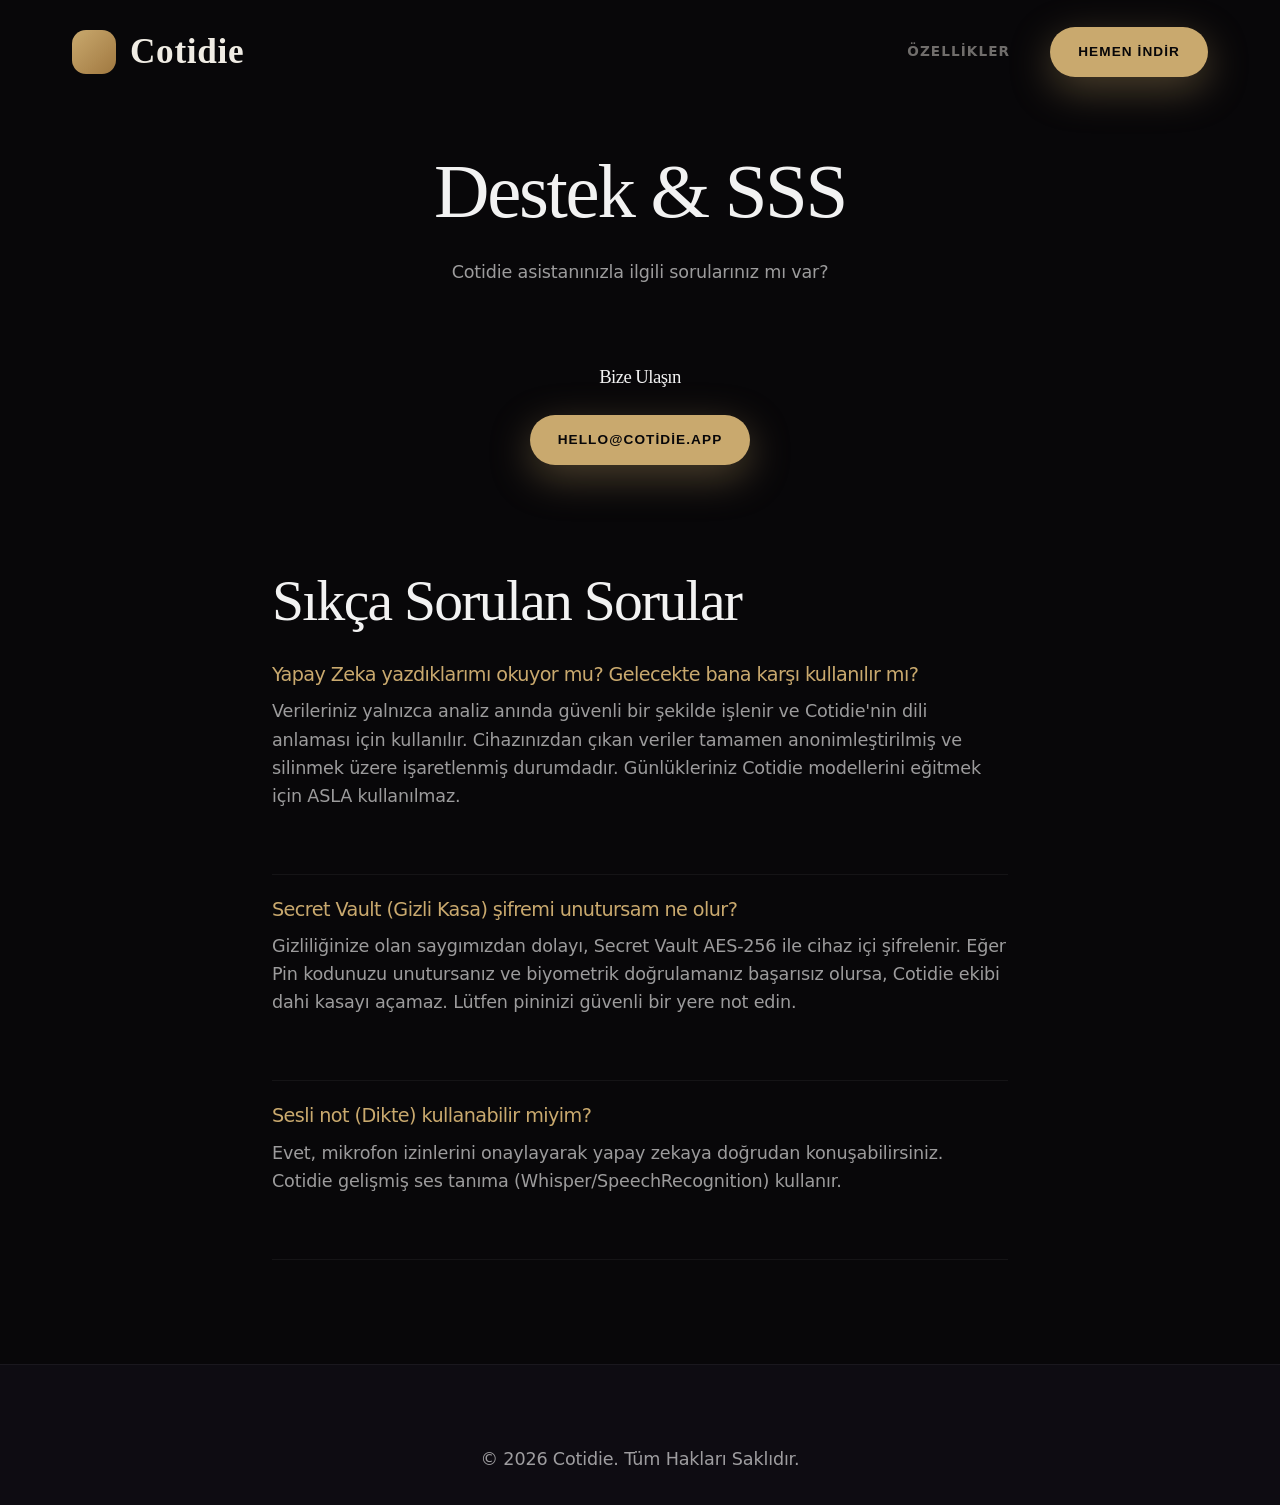
<file: support.html>
<!DOCTYPE html>
<html lang="tr">
<head>
    <meta charset="UTF-8">
    <meta name="viewport" content="width=device-width, initial-scale=1.0">
    <title>Sıkça Sorulan Sorular | Cotidie</title>
    <link rel="preconnect" href="https://fonts.googleapis.com">
    <link rel="preconnect" href="https://fonts.gstatic.com" crossorigin>
    <link href="https://fonts.googleapis.com/css2?family=Outfit:wght@400;500;600;700&display=swap" rel="stylesheet">
    <link href="https://fonts.googleapis.com/css2?family=Lora:ital,wght@0,400;0,700;1,400&display=swap" rel="stylesheet">
    <link rel="stylesheet" href="assets/css/styles.css">
    <style>
        .page-content { padding-top: 150px; padding-bottom: 80px; max-width: 800px; text-align: center; }
        .page-content p { margin-bottom: 40px; }
        .contact-cards { display: grid; grid-template-columns: repeat(auto-fit, minmax(300px, 1fr)); gap: 24px; margin-bottom: 64px; }
        .contact-card { padding: 40px; border-radius: var(--radius-blob); text-align: center; }
        .faq-section { text-align: left; }
        .faq-item { margin-bottom: 24px; padding-bottom: 24px; border-bottom: 1px solid var(--border-glass); }
        .faq-item h4 { font-size: 1.2rem; margin-bottom: 12px; color: var(--primary); }
    </style>
</head>
<body>
    <nav class="navbar glass">
        <div class="container nav-content">
            <a href="index.html" class="logo"><div class="logo-icon"></div>Cotidie</a>
            <div class="nav-links">
                <a href="index.html#features">Özellikler</a>
                <a href="index.html#download" class="btn btn-primary btn-sm">Hemen İndir</a>
            </div>
        </div>
    </nav>

    <main class="container page-content reveal fade-bottom active">
        <h1 class="serif">Destek & SSS</h1>
        <p>Cotidie asistanınızla ilgili sorularınız mı var?</p>
        
        <div class="contact-cards">
            <div class="contact-card glass">
                <h3 class="serif" style="margin-bottom:12px;">Bize Ulaşın</h3>
                <a href="mailto:hello@Cotidie.app" class="btn btn-primary" style="margin-top:16px;">hello@Cotidie.app</a>
            </div>
        </div>

        <div id="faq" class="faq-section">
            <h2 class="serif" style="margin-bottom:32px;">Sıkça Sorulan Sorular</h2>
            <div class="faq-item">
                <h4>Yapay Zeka yazdıklarımı okuyor mu? Gelecekte bana karşı kullanılır mı?</h4>
                <p>Verileriniz yalnızca analiz anında güvenli bir şekilde işlenir ve Cotidie'nin dili anlaması için kullanılır. Cihazınızdan çıkan veriler tamamen anonimleştirilmiş ve silinmek üzere işaretlenmiş durumdadır. Günlükleriniz Cotidie modellerini eğitmek için ASLA kullanılmaz.</p>
            </div>
            <div class="faq-item">
                <h4>Secret Vault (Gizli Kasa) şifremi unutursam ne olur?</h4>
                <p>Gizliliğinize olan saygımızdan dolayı, Secret Vault AES-256 ile cihaz içi şifrelenir. Eğer Pin kodunuzu unutursanız ve biyometrik doğrulamanız başarısız olursa, Cotidie ekibi dahi kasayı açamaz. Lütfen pininizi güvenli bir yere not edin.</p>
            </div>
            <div class="faq-item">
                <h4>Sesli not (Dikte) kullanabilir miyim?</h4>
                <p>Evet, mikrofon izinlerini onaylayarak yapay zekaya doğrudan konuşabilirsiniz. Cotidie gelişmiş ses tanıma (Whisper/SpeechRecognition) kullanır.</p>
            </div>
        </div>
    </main>

    <footer>
        <div class="container footer-content" style="margin-bottom:0; flex-direction:column; align-items:center; text-align:center;">
             <p>&copy; 2026 Cotidie. Tüm Hakları Saklıdır.</p>
        </div>
    </footer>
</body>
</html>
</file>
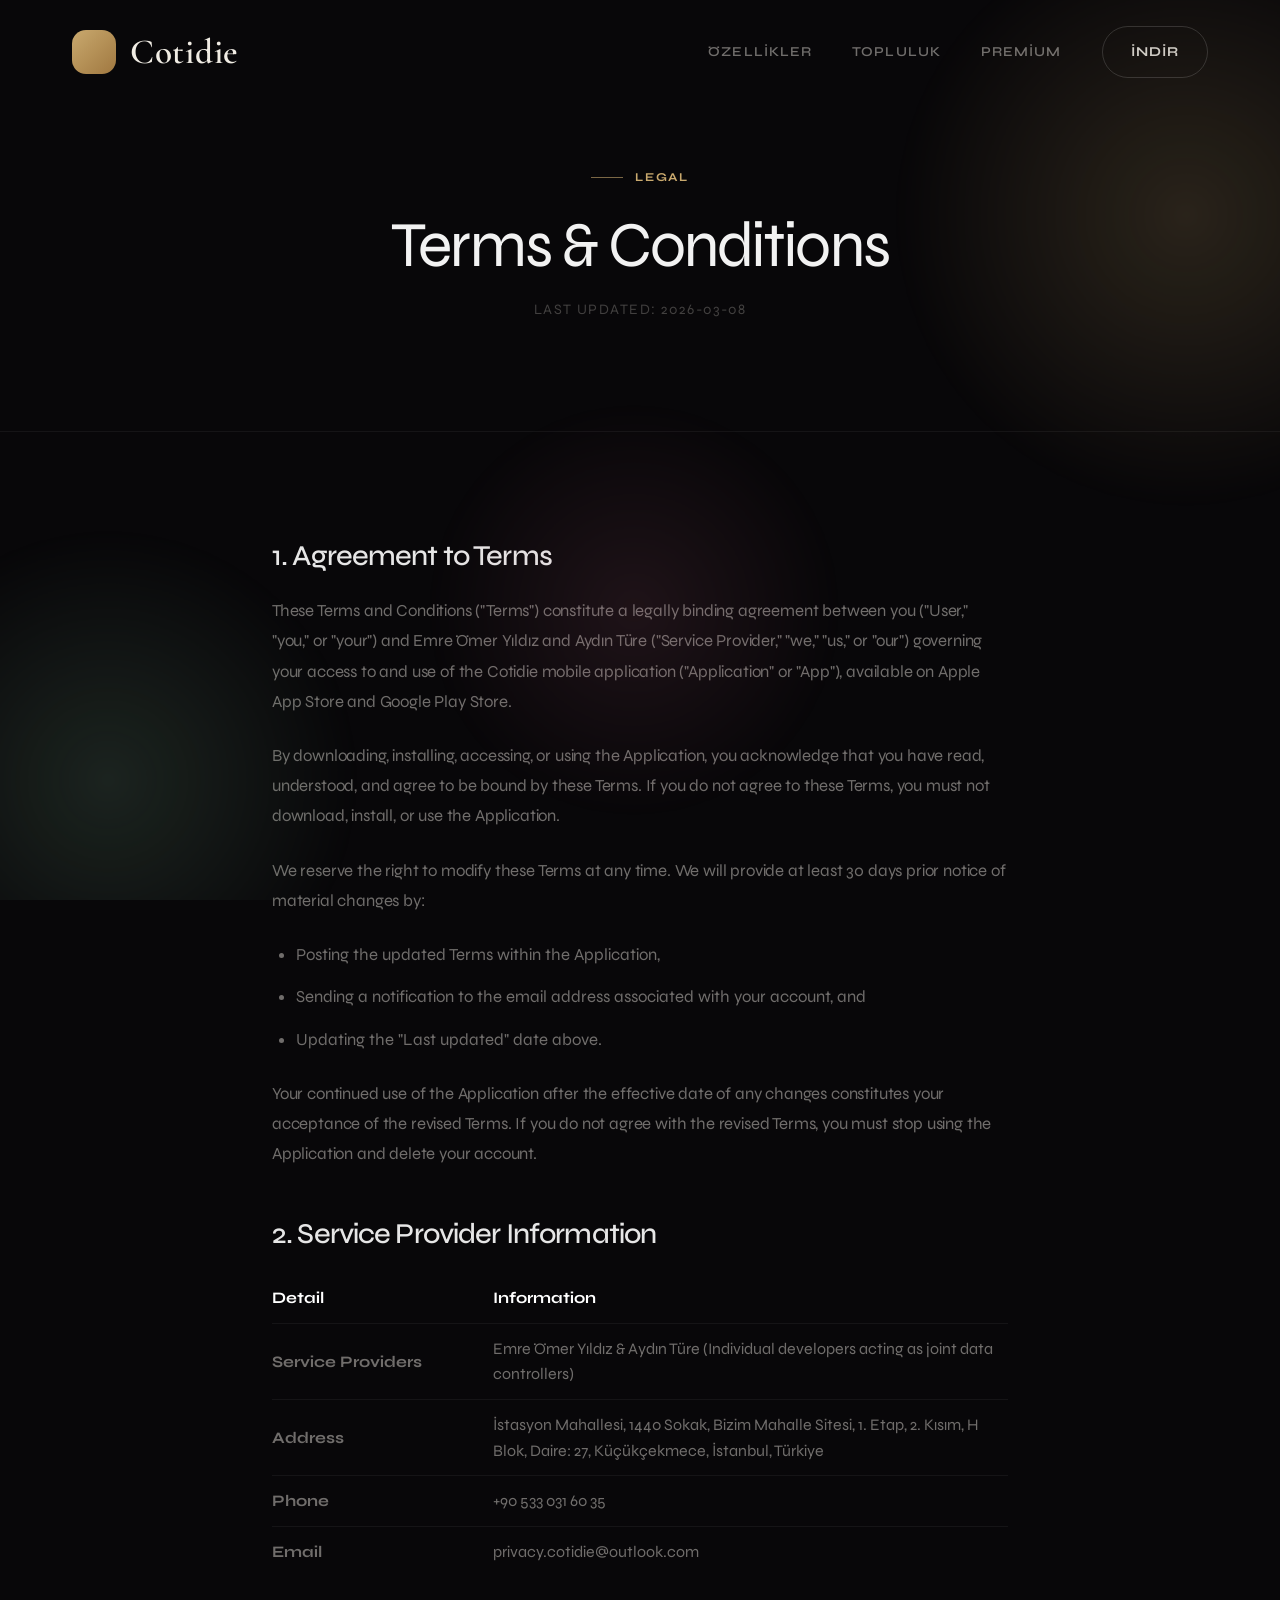
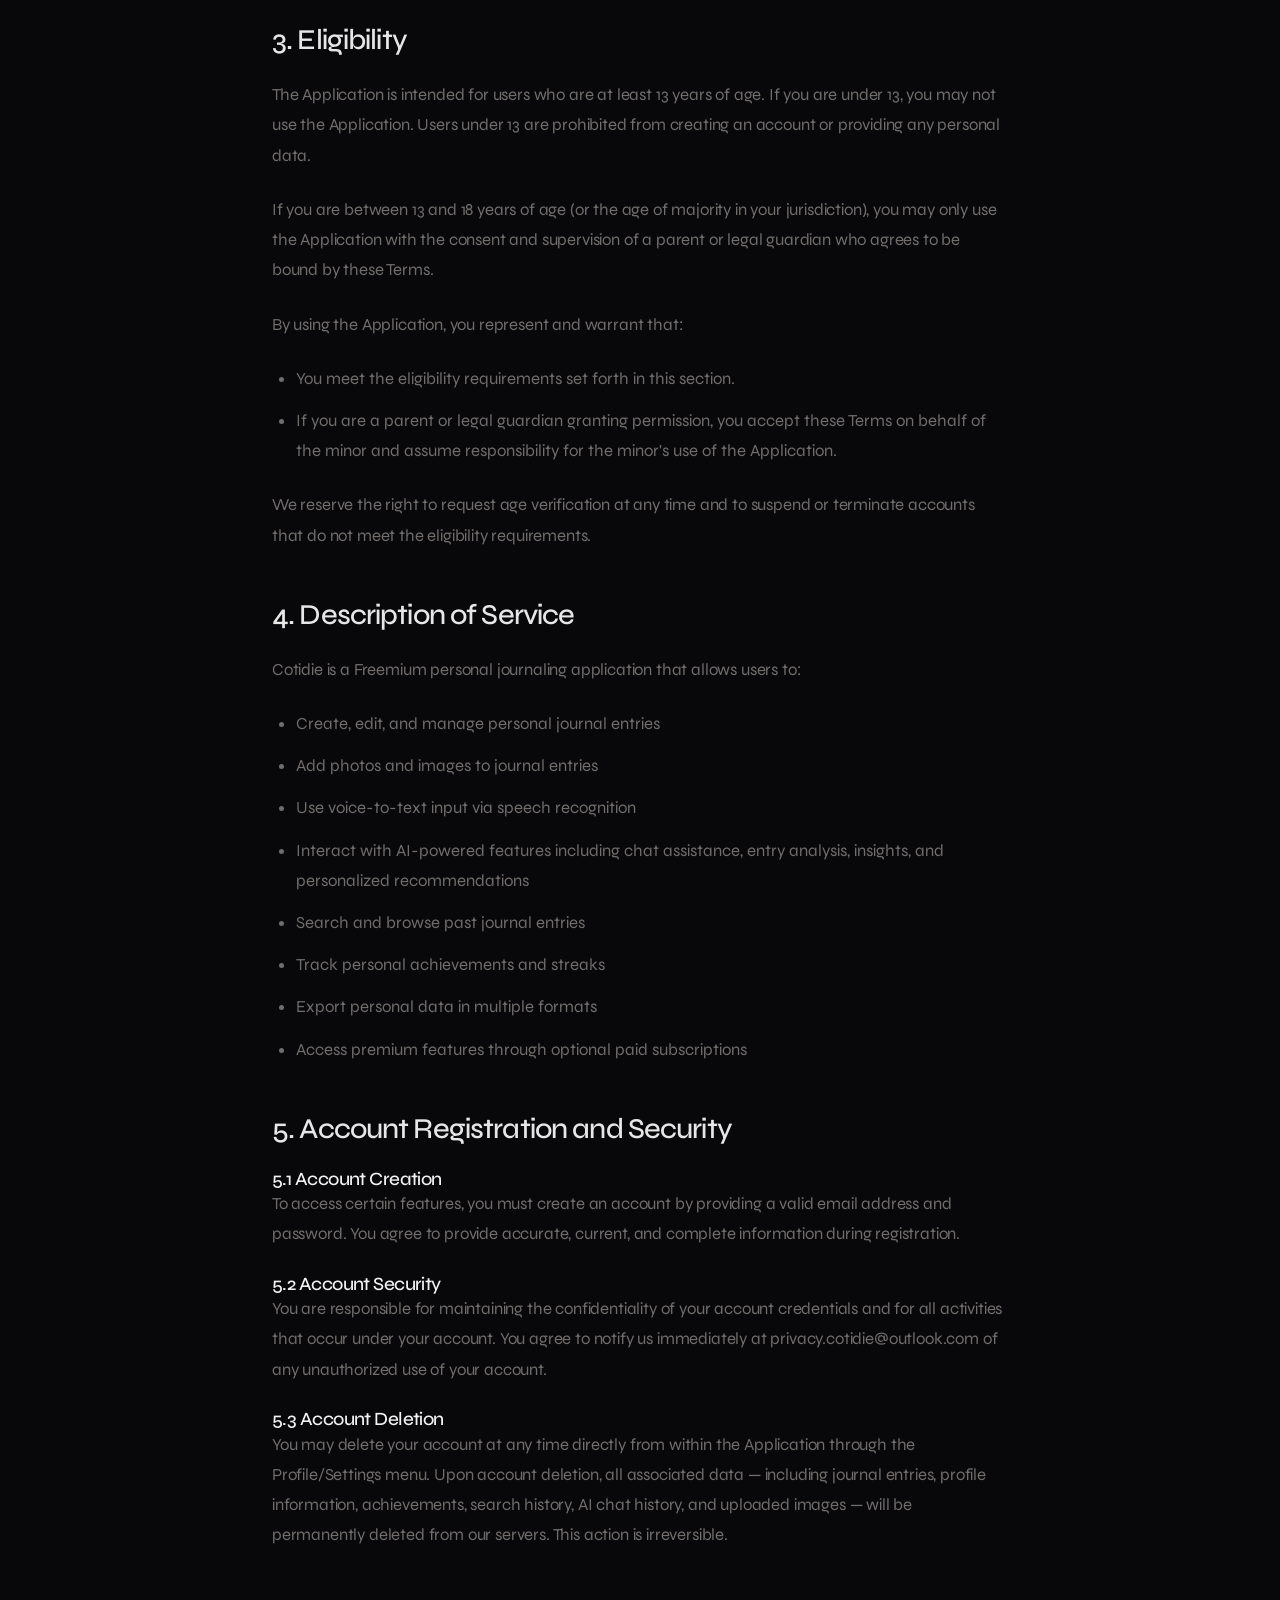
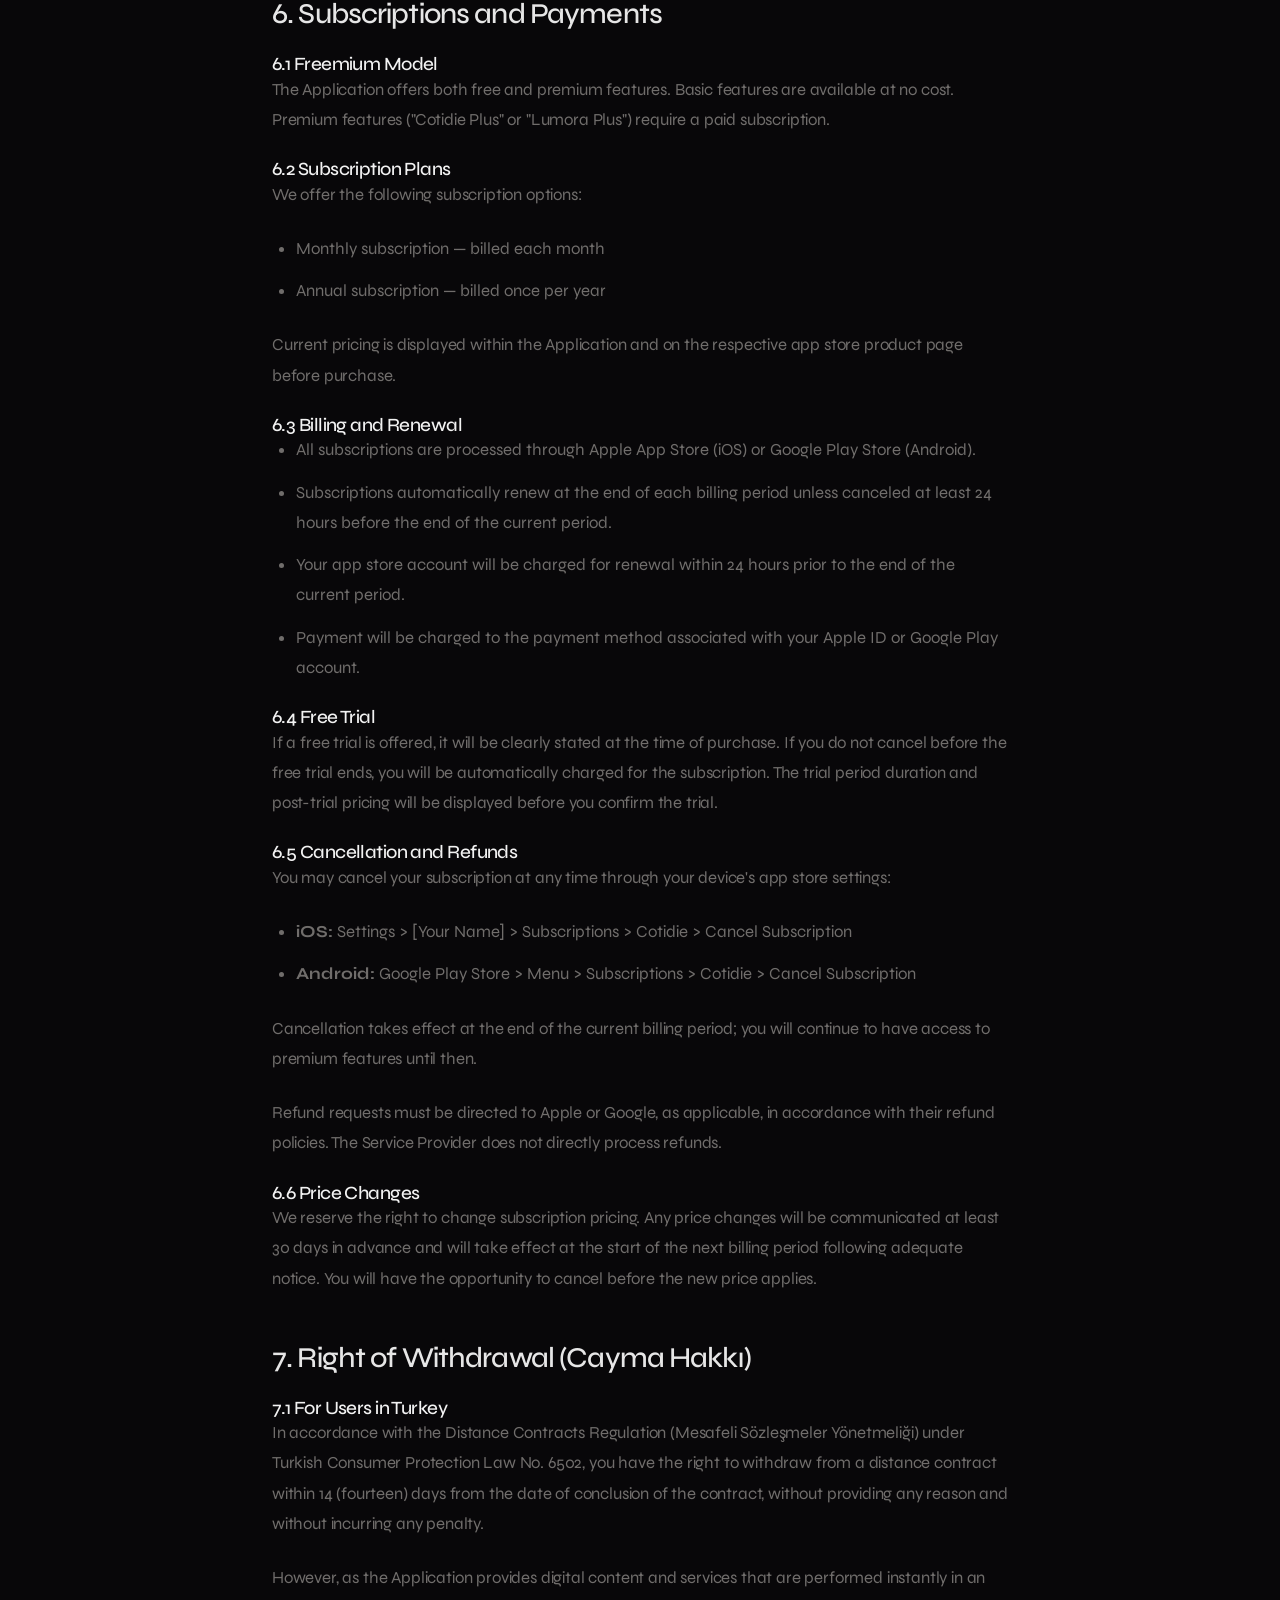
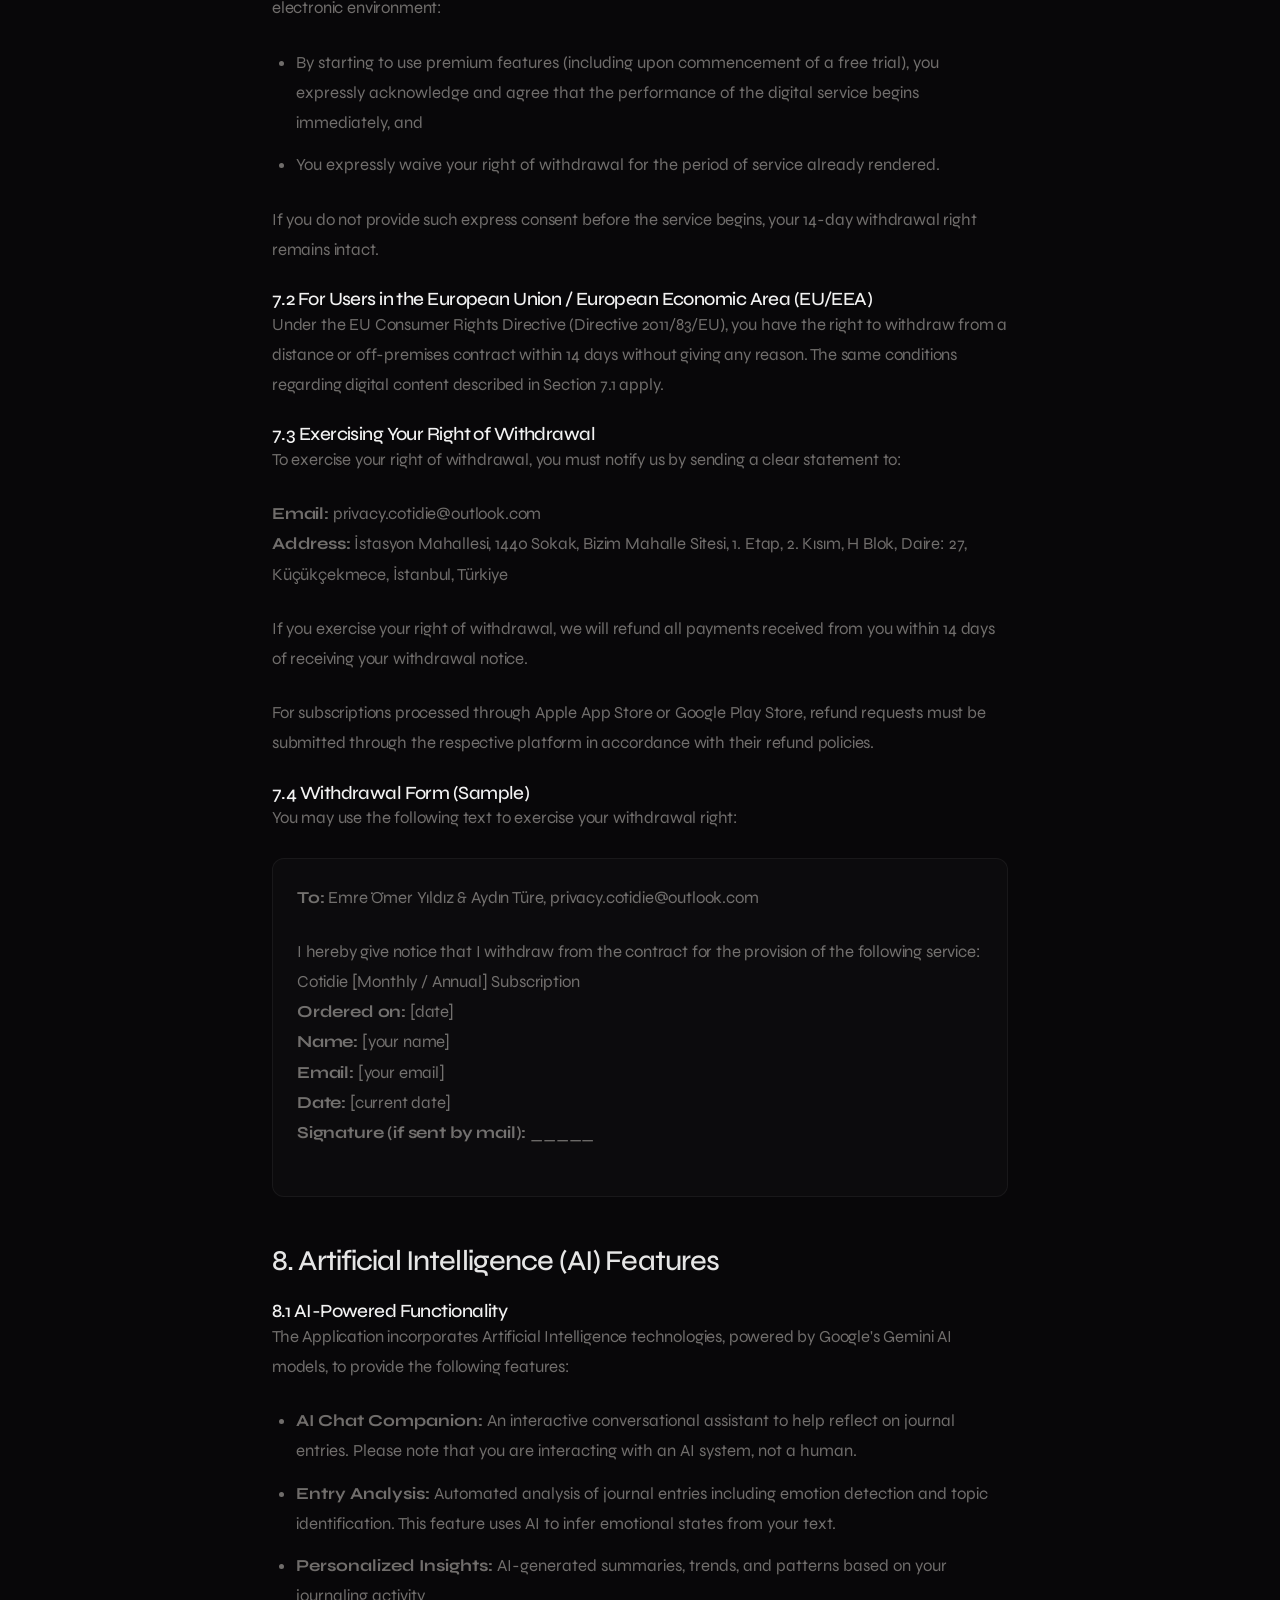
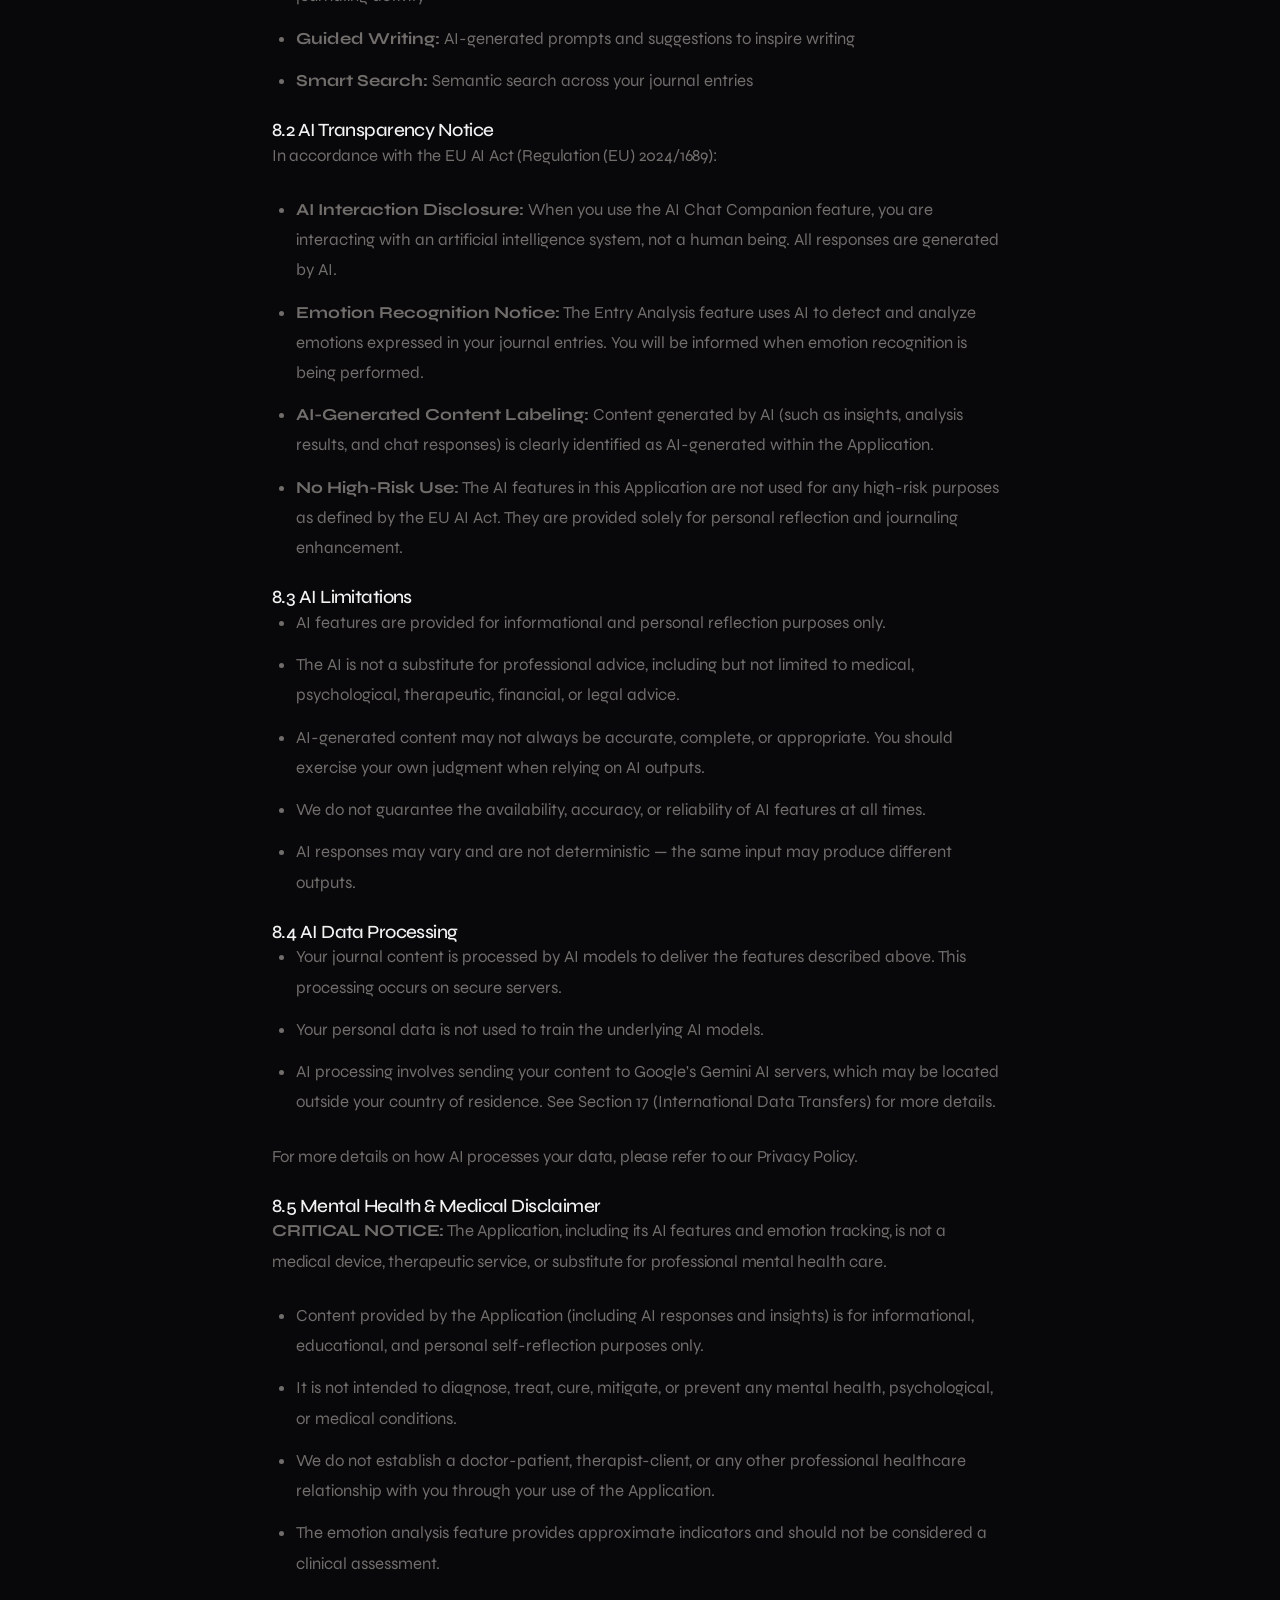
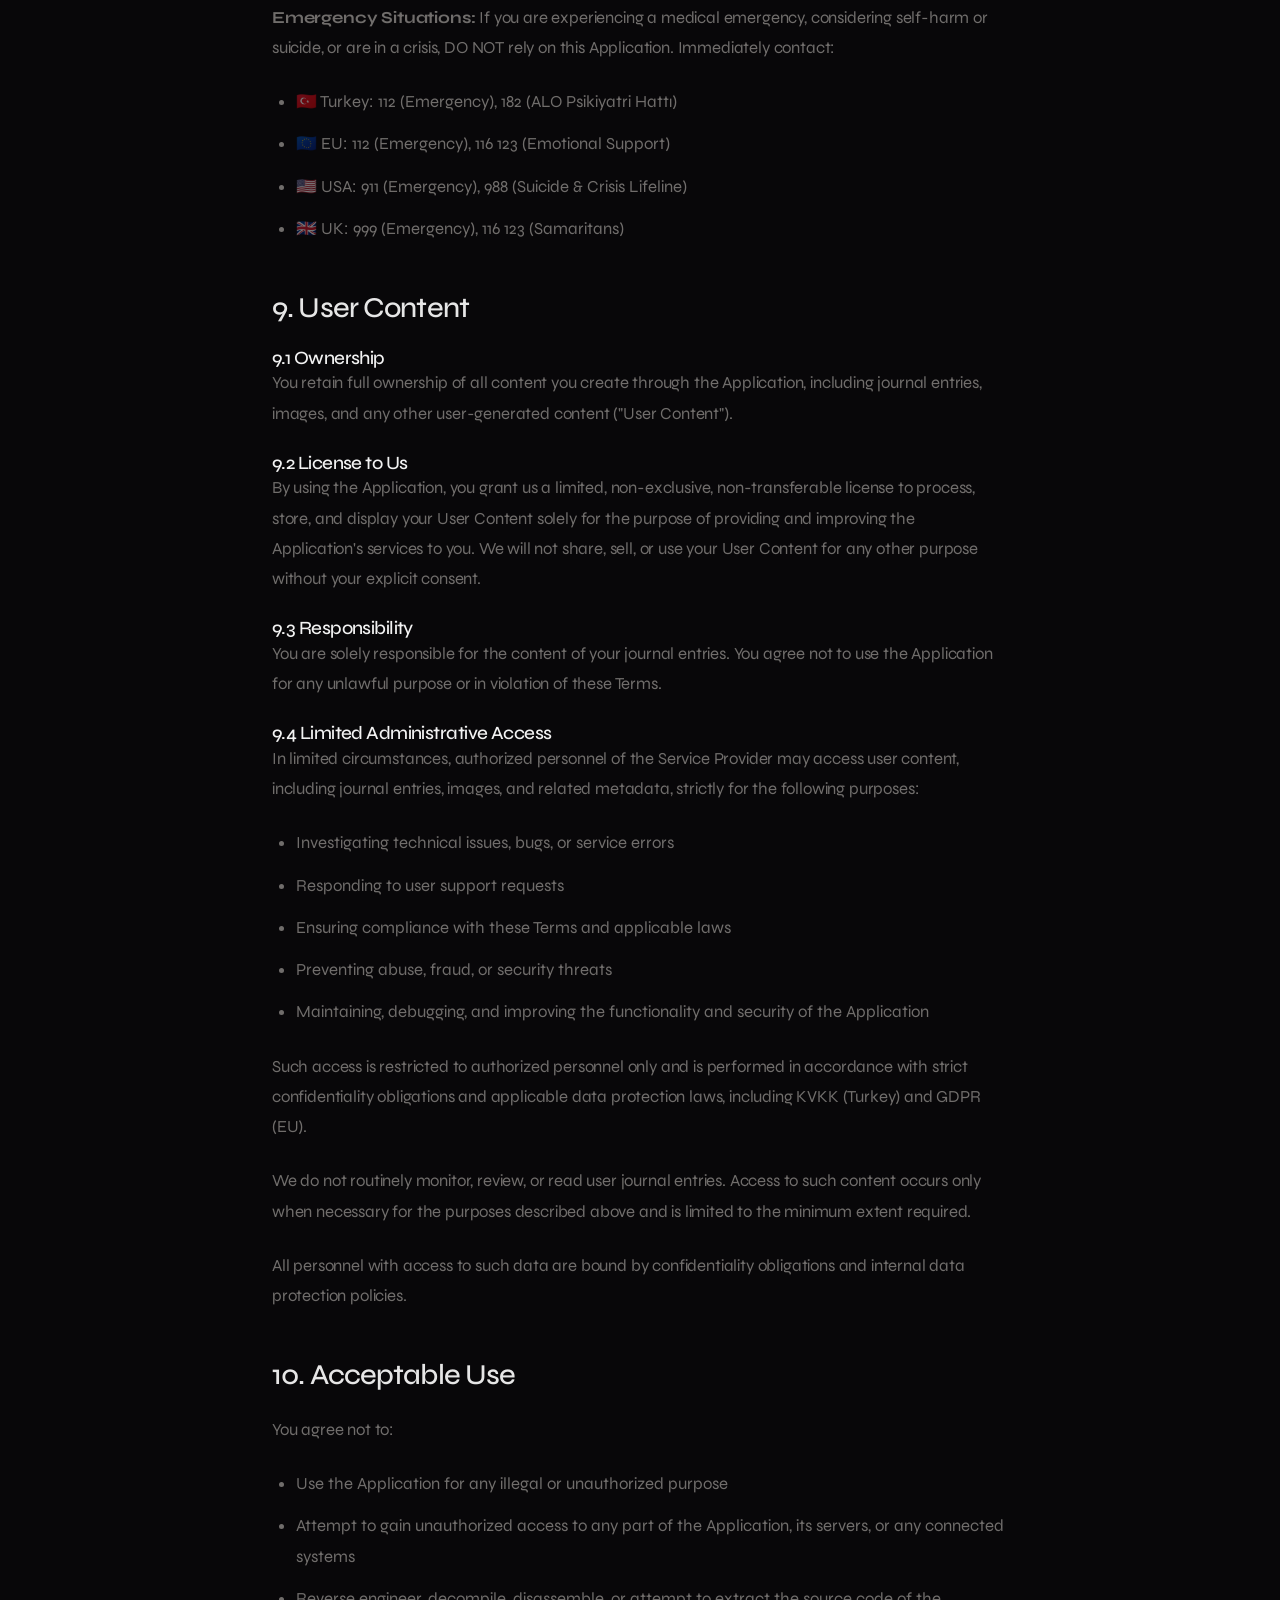
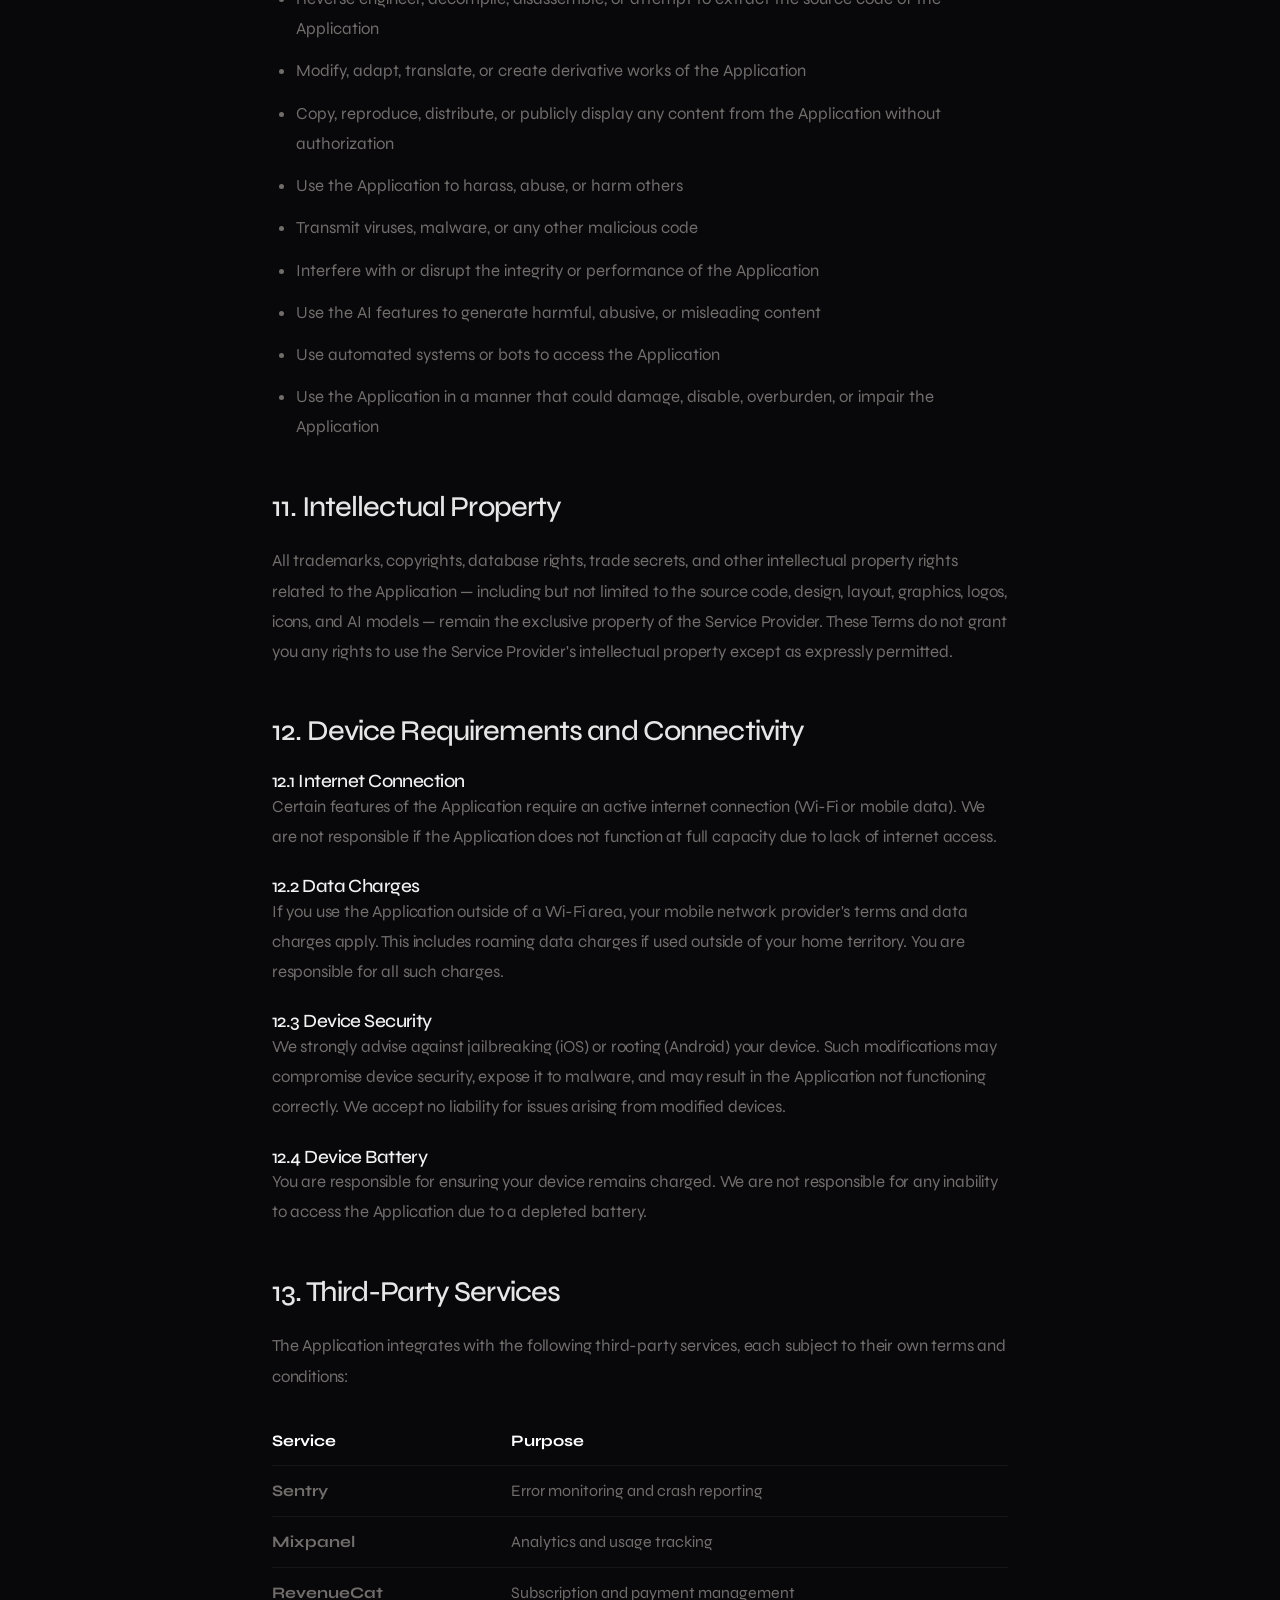
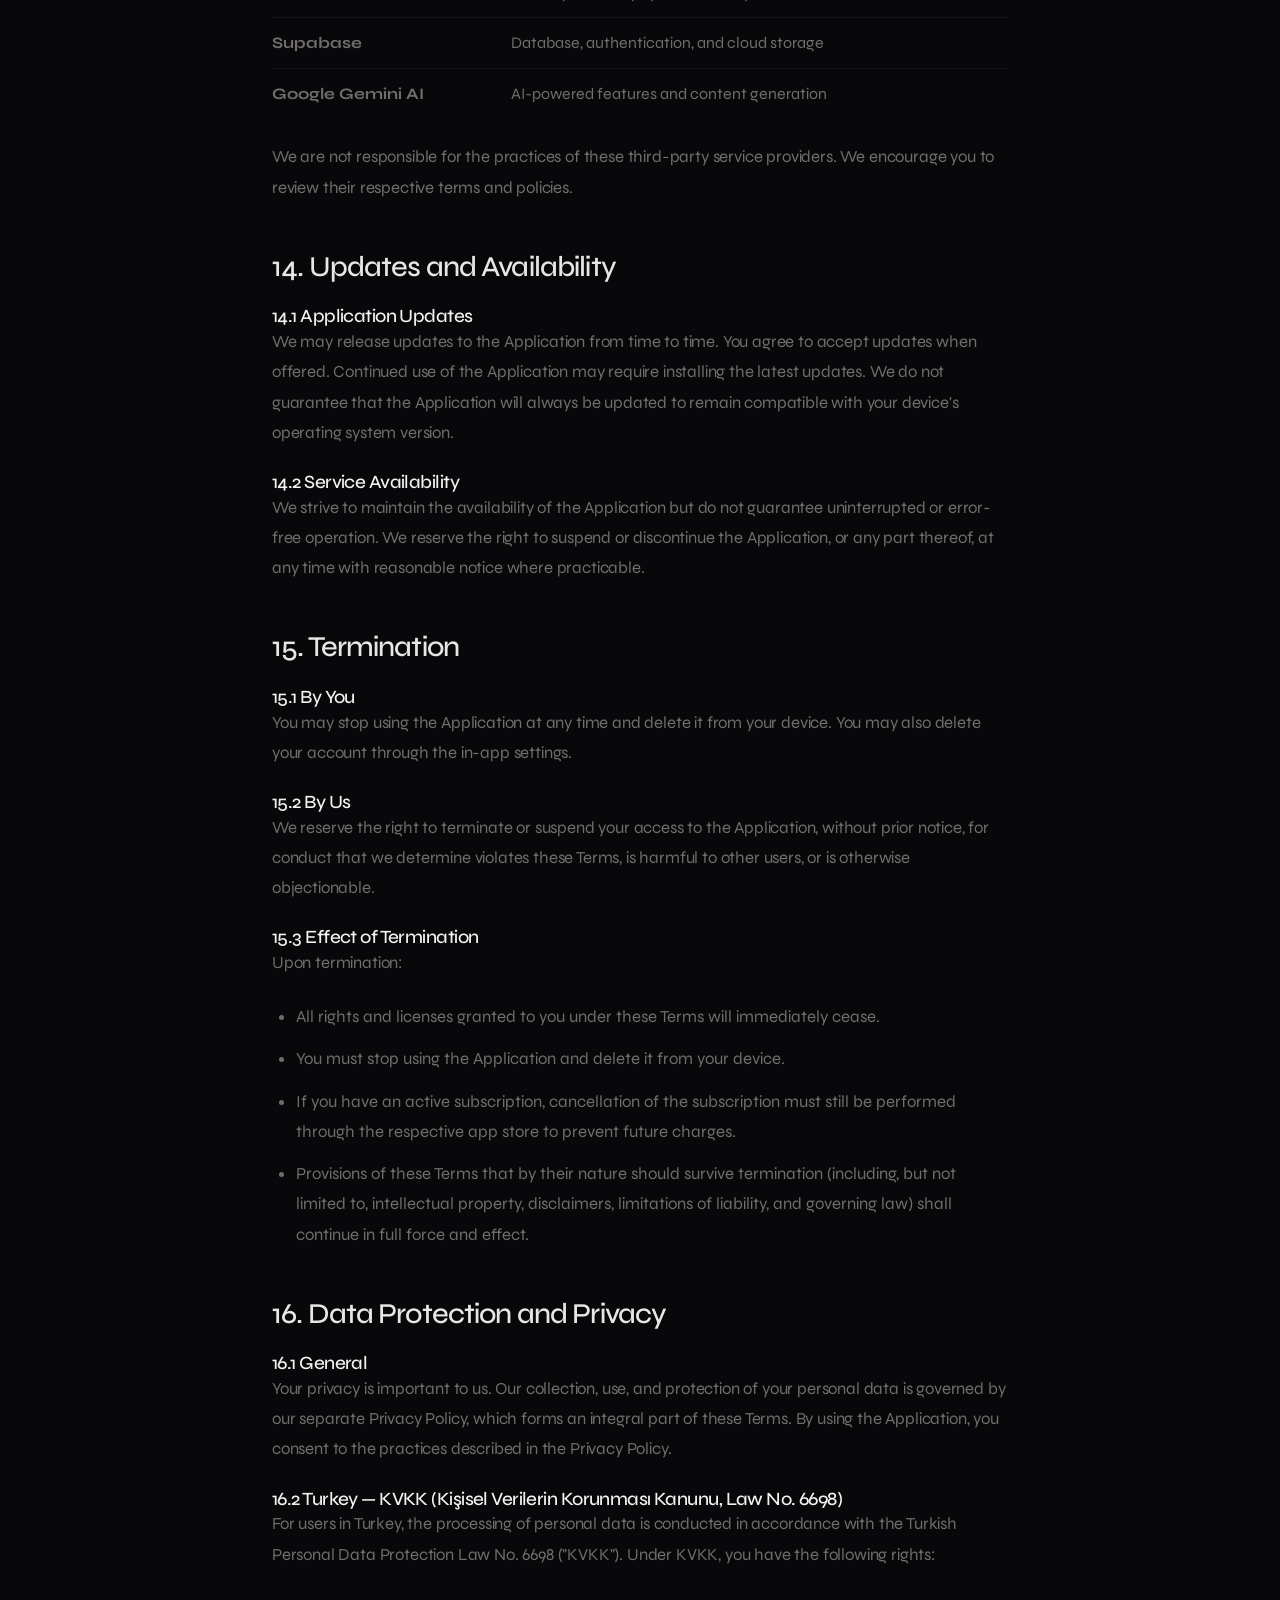
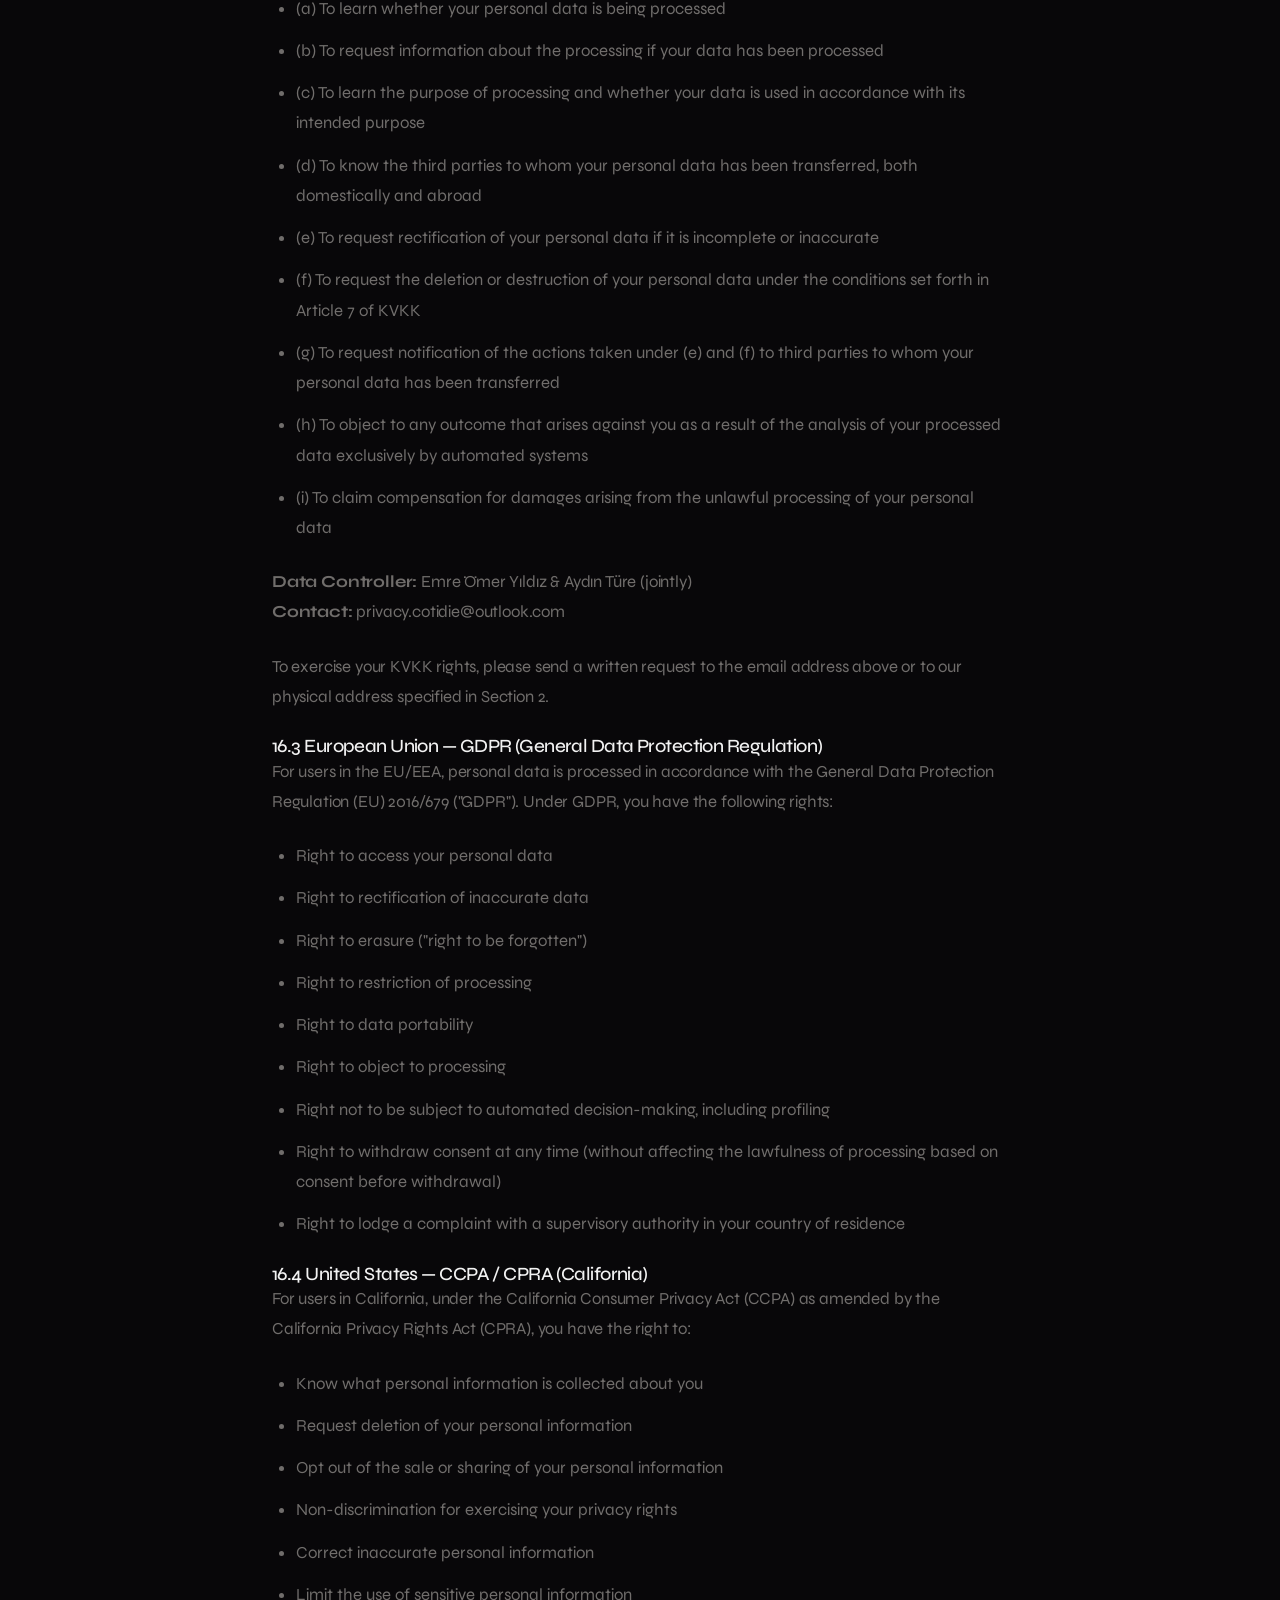
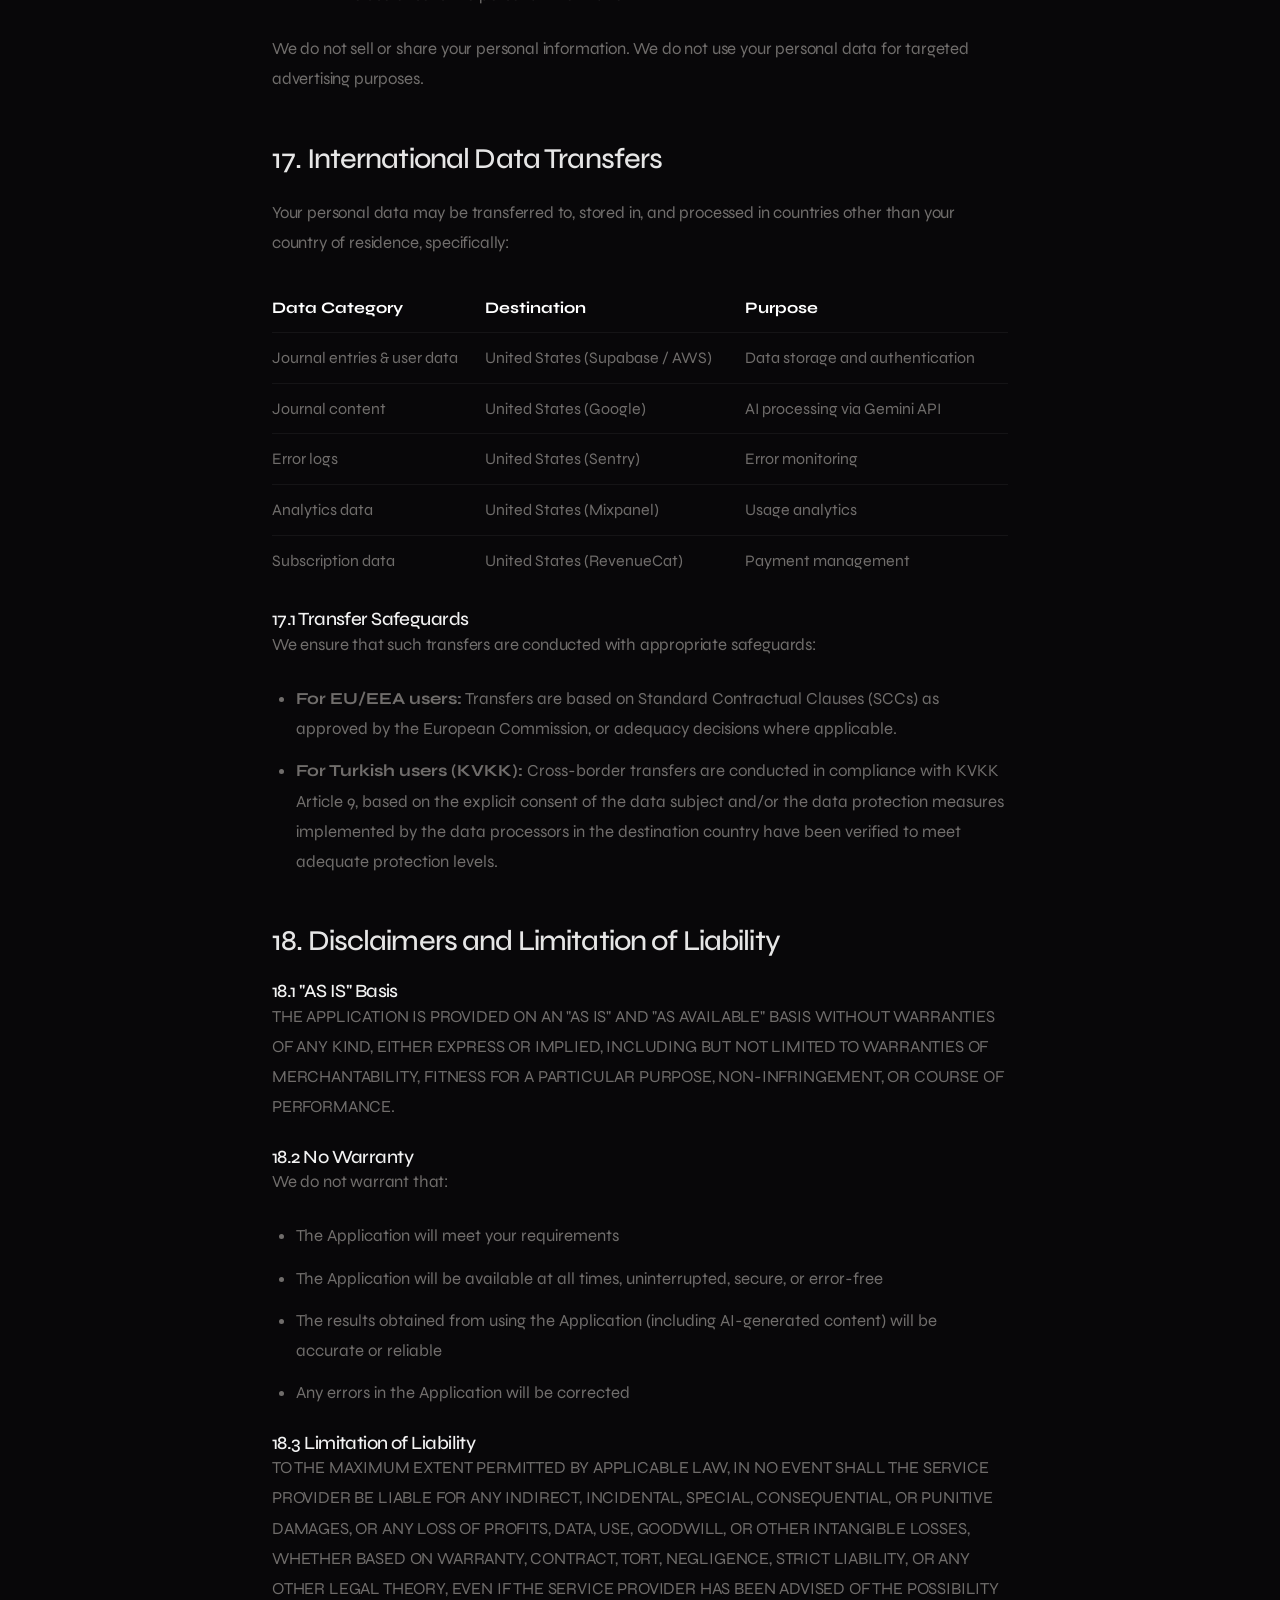
<file: terms.html>
<!DOCTYPE html>
<html lang="tr">
<head>
    <meta charset="UTF-8">
    <meta name="viewport" content="width=device-width, initial-scale=1.0">
    <title>Terms & Conditions — Cotidie</title>
    
    <!-- Premium Fonts -->
    <link rel="preconnect" href="https://fonts.googleapis.com">
    <link rel="preconnect" href="https://fonts.gstatic.com" crossorigin>
    <link href="https://fonts.googleapis.com/css2?family=Cormorant+Garamond:ital,wght@0,300;0,400;0,600;1,300;1,400;1,600&family=Syne:wght@400;500;600;700;800&display=swap" rel="stylesheet">
    
    <link rel="stylesheet" href="assets/css/styles.css">
    <style>
        .legal-header { padding-top: 160px; padding-bottom: 60px; text-align: center; border-bottom: 1px solid var(--border-glass); }
        .legal-container { max-width: 800px; margin: 0 auto; padding: 60px 32px 120px; }
        .legal-content h1 { font-size: clamp(2.5rem, 5vw, 4rem); margin-bottom: 16px; }
        .legal-content p.last-updated { color: var(--text-ghost); font-size: 0.9rem; margin-bottom: 48px; text-transform: uppercase; letter-spacing: 0.1em; }
        .legal-content h2 { font-size: 1.8rem; margin-top: 48px; margin-bottom: 24px; color: rgba(255,255,255,0.9); font-weight: 500; }
        .legal-content p, .legal-content li { font-size: 1.05rem; color: var(--text-muted); line-height: 1.8; margin-bottom: 24px; }
        .legal-content ul { padding-left: 24px; margin-bottom: 24px; }
        .legal-content li { margin-bottom: 12px; }
    </style>
</head>
<body>

    <!-- Ambient Living Liquid Background -->
    <div class="ambient">
        <div class="amb amb-1"></div>
        <div class="amb amb-2"></div>
        <div class="amb amb-3"></div>
    </div>

    <!-- Navigation -->
    <nav class="navbar">
        <div class="container nav-content">
            <a href="index.html" class="logo">
                <div class="logo-icon"></div>
                Cotidie
            </a>
            <div class="nav-links">
                <a href="index.html#features">Özellikler</a>
                <a href="index.html#proof">Topluluk</a>
                <a href="index.html#pricing">Premium</a>
                <a href="index.html#download" class="btn btn-outline">İndir</a>
            </div>
        </div>
    </nav>

    <!-- Header -->
    <header class="legal-header">
        <div class="container legal-content">
            <span class="kicker">Legal</span>
            <h1>Terms & Conditions</h1>
            <p class="last-updated">Last updated: 2026-03-08</p>
        </div>
    </header>

    <!-- Content -->
    <main class="legal-container legal-content">
        <h2>1. Agreement to Terms</h2>
        <p>These Terms and Conditions ("Terms") constitute a legally binding agreement between you ("User," "you," or "your") and Emre Ömer Yıldız and Aydın Türe ("Service Provider," "we," "us," or "our") governing your access to and use of the Cotidie mobile application ("Application" or "App"), available on Apple App Store and Google Play Store.</p>
        <p>By downloading, installing, accessing, or using the Application, you acknowledge that you have read, understood, and agree to be bound by these Terms. If you do not agree to these Terms, you must not download, install, or use the Application.</p>
        <p>We reserve the right to modify these Terms at any time. We will provide at least 30 days prior notice of material changes by:</p>
        <ul>
            <li>Posting the updated Terms within the Application,</li>
            <li>Sending a notification to the email address associated with your account, and</li>
            <li>Updating the "Last updated" date above.</li>
        </ul>
        <p>Your continued use of the Application after the effective date of any changes constitutes your acceptance of the revised Terms. If you do not agree with the revised Terms, you must stop using the Application and delete your account.</p>

        <h2>2. Service Provider Information</h2>
        <table style="width: 100%; border-collapse: collapse; margin-bottom: 24px; color: var(--text-muted); text-align: left;">
            <tr style="border-bottom: 1px solid var(--border-glass);">
                <th style="padding: 12px 0; color: #fff;">Detail</th>
                <th style="padding: 12px 0; color: #fff;">Information</th>
            </tr>
            <tr style="border-bottom: 1px solid var(--border-glass);">
                <td style="padding: 12px 0; width: 30%;"><strong>Service Providers</strong></td>
                <td style="padding: 12px 0;">Emre Ömer Yıldız & Aydın Türe (Individual developers acting as joint data controllers)</td>
            </tr>
            <tr style="border-bottom: 1px solid var(--border-glass);">
                <td style="padding: 12px 0;"><strong>Address</strong></td>
                <td style="padding: 12px 0;">İstasyon Mahallesi, 1440 Sokak, Bizim Mahalle Sitesi, 1. Etap, 2. Kısım, H Blok, Daire: 27, Küçükçekmece, İstanbul, Türkiye</td>
            </tr>
            <tr style="border-bottom: 1px solid var(--border-glass);">
                <td style="padding: 12px 0;"><strong>Phone</strong></td>
                <td style="padding: 12px 0;">+90 533 031 60 35</td>
            </tr>
            <tr>
                <td style="padding: 12px 0;"><strong>Email</strong></td>
                <td style="padding: 12px 0;">privacy.cotidie@outlook.com</td>
            </tr>
        </table>

        <h2>3. Eligibility</h2>
        <p>The Application is intended for users who are at least 13 years of age. If you are under 13, you may not use the Application. Users under 13 are prohibited from creating an account or providing any personal data.</p>
        <p>If you are between 13 and 18 years of age (or the age of majority in your jurisdiction), you may only use the Application with the consent and supervision of a parent or legal guardian who agrees to be bound by these Terms.</p>
        <p>By using the Application, you represent and warrant that:</p>
        <ul>
            <li>You meet the eligibility requirements set forth in this section.</li>
            <li>If you are a parent or legal guardian granting permission, you accept these Terms on behalf of the minor and assume responsibility for the minor's use of the Application.</li>
        </ul>
        <p>We reserve the right to request age verification at any time and to suspend or terminate accounts that do not meet the eligibility requirements.</p>

        <h2>4. Description of Service</h2>
        <p>Cotidie is a Freemium personal journaling application that allows users to:</p>
        <ul>
            <li>Create, edit, and manage personal journal entries</li>
            <li>Add photos and images to journal entries</li>
            <li>Use voice-to-text input via speech recognition</li>
            <li>Interact with AI-powered features including chat assistance, entry analysis, insights, and personalized recommendations</li>
            <li>Search and browse past journal entries</li>
            <li>Track personal achievements and streaks</li>
            <li>Export personal data in multiple formats</li>
            <li>Access premium features through optional paid subscriptions</li>
        </ul>

        <h2>5. Account Registration and Security</h2>
        <h3>5.1 Account Creation</h3>
        <p>To access certain features, you must create an account by providing a valid email address and password. You agree to provide accurate, current, and complete information during registration.</p>

        <h3>5.2 Account Security</h3>
        <p>You are responsible for maintaining the confidentiality of your account credentials and for all activities that occur under your account. You agree to notify us immediately at privacy.cotidie@outlook.com of any unauthorized use of your account.</p>

        <h3>5.3 Account Deletion</h3>
        <p>You may delete your account at any time directly from within the Application through the Profile/Settings menu. Upon account deletion, all associated data — including journal entries, profile information, achievements, search history, AI chat history, and uploaded images — will be permanently deleted from our servers. This action is irreversible.</p>

        <h2>6. Subscriptions and Payments</h2>
        <h3>6.1 Freemium Model</h3>
        <p>The Application offers both free and premium features. Basic features are available at no cost. Premium features ("Cotidie Plus" or "Lumora Plus") require a paid subscription.</p>

        <h3>6.2 Subscription Plans</h3>
        <p>We offer the following subscription options:</p>
        <ul>
            <li>Monthly subscription — billed each month</li>
            <li>Annual subscription — billed once per year</li>
        </ul>
        <p>Current pricing is displayed within the Application and on the respective app store product page before purchase.</p>

        <h3>6.3 Billing and Renewal</h3>
        <ul>
            <li>All subscriptions are processed through Apple App Store (iOS) or Google Play Store (Android).</li>
            <li>Subscriptions automatically renew at the end of each billing period unless canceled at least 24 hours before the end of the current period.</li>
            <li>Your app store account will be charged for renewal within 24 hours prior to the end of the current period.</li>
            <li>Payment will be charged to the payment method associated with your Apple ID or Google Play account.</li>
        </ul>

        <h3>6.4 Free Trial</h3>
        <p>If a free trial is offered, it will be clearly stated at the time of purchase. If you do not cancel before the free trial ends, you will be automatically charged for the subscription. The trial period duration and post-trial pricing will be displayed before you confirm the trial.</p>

        <h3>6.5 Cancellation and Refunds</h3>
        <p>You may cancel your subscription at any time through your device's app store settings:</p>
        <ul>
            <li><strong>iOS:</strong> Settings > [Your Name] > Subscriptions > Cotidie > Cancel Subscription</li>
            <li><strong>Android:</strong> Google Play Store > Menu > Subscriptions > Cotidie > Cancel Subscription</li>
        </ul>
        <p>Cancellation takes effect at the end of the current billing period; you will continue to have access to premium features until then.</p>
        <p>Refund requests must be directed to Apple or Google, as applicable, in accordance with their refund policies. The Service Provider does not directly process refunds.</p>

        <h3>6.6 Price Changes</h3>
        <p>We reserve the right to change subscription pricing. Any price changes will be communicated at least 30 days in advance and will take effect at the start of the next billing period following adequate notice. You will have the opportunity to cancel before the new price applies.</p>

        <h2>7. Right of Withdrawal (Cayma Hakkı)</h2>
        <h3>7.1 For Users in Turkey</h3>
        <p>In accordance with the Distance Contracts Regulation (Mesafeli Sözleşmeler Yönetmeliği) under Turkish Consumer Protection Law No. 6502, you have the right to withdraw from a distance contract within 14 (fourteen) days from the date of conclusion of the contract, without providing any reason and without incurring any penalty.</p>
        <p>However, as the Application provides digital content and services that are performed instantly in an electronic environment:</p>
        <ul>
            <li>By starting to use premium features (including upon commencement of a free trial), you expressly acknowledge and agree that the performance of the digital service begins immediately, and</li>
            <li>You expressly waive your right of withdrawal for the period of service already rendered.</li>
        </ul>
        <p>If you do not provide such express consent before the service begins, your 14-day withdrawal right remains intact.</p>

        <h3>7.2 For Users in the European Union / European Economic Area (EU/EEA)</h3>
        <p>Under the EU Consumer Rights Directive (Directive 2011/83/EU), you have the right to withdraw from a distance or off-premises contract within 14 days without giving any reason. The same conditions regarding digital content described in Section 7.1 apply.</p>

        <h3>7.3 Exercising Your Right of Withdrawal</h3>
        <p>To exercise your right of withdrawal, you must notify us by sending a clear statement to:</p>
        <p>
            <strong>Email:</strong> privacy.cotidie@outlook.com<br>
            <strong>Address:</strong> İstasyon Mahallesi, 1440 Sokak, Bizim Mahalle Sitesi, 1. Etap, 2. Kısım, H Blok, Daire: 27, Küçükçekmece, İstanbul, Türkiye
        </p>
        <p>If you exercise your right of withdrawal, we will refund all payments received from you within 14 days of receiving your withdrawal notice.</p>
        <p>For subscriptions processed through Apple App Store or Google Play Store, refund requests must be submitted through the respective platform in accordance with their refund policies.</p>

        <h3>7.4 Withdrawal Form (Sample)</h3>
        <p>You may use the following text to exercise your withdrawal right:</p>
        <div style="background: rgba(255,255,255,0.02); border: 1px solid var(--border-glass); padding: 24px; border-radius: 12px; margin-bottom: 24px;">
            <p><strong>To:</strong> Emre Ömer Yıldız & Aydın Türe, privacy.cotidie@outlook.com</p>
            <p>I hereby give notice that I withdraw from the contract for the provision of the following service: Cotidie [Monthly / Annual] Subscription<br>
            <strong>Ordered on:</strong> [date]<br>
            <strong>Name:</strong> [your name]<br>
            <strong>Email:</strong> [your email]<br>
            <strong>Date:</strong> [current date]<br>
            <strong>Signature (if sent by mail):</strong> _____</p>
        </div>

        <h2>8. Artificial Intelligence (AI) Features</h2>
        <h3>8.1 AI-Powered Functionality</h3>
        <p>The Application incorporates Artificial Intelligence technologies, powered by Google's Gemini AI models, to provide the following features:</p>
        <ul>
            <li><strong>AI Chat Companion:</strong> An interactive conversational assistant to help reflect on journal entries. Please note that you are interacting with an AI system, not a human.</li>
            <li><strong>Entry Analysis:</strong> Automated analysis of journal entries including emotion detection and topic identification. This feature uses AI to infer emotional states from your text.</li>
            <li><strong>Personalized Insights:</strong> AI-generated summaries, trends, and patterns based on your journaling activity</li>
            <li><strong>Guided Writing:</strong> AI-generated prompts and suggestions to inspire writing</li>
            <li><strong>Smart Search:</strong> Semantic search across your journal entries</li>
        </ul>

        <h3>8.2 AI Transparency Notice</h3>
        <p>In accordance with the EU AI Act (Regulation (EU) 2024/1689):</p>
        <ul>
            <li><strong>AI Interaction Disclosure:</strong> When you use the AI Chat Companion feature, you are interacting with an artificial intelligence system, not a human being. All responses are generated by AI.</li>
            <li><strong>Emotion Recognition Notice:</strong> The Entry Analysis feature uses AI to detect and analyze emotions expressed in your journal entries. You will be informed when emotion recognition is being performed.</li>
            <li><strong>AI-Generated Content Labeling:</strong> Content generated by AI (such as insights, analysis results, and chat responses) is clearly identified as AI-generated within the Application.</li>
            <li><strong>No High-Risk Use:</strong> The AI features in this Application are not used for any high-risk purposes as defined by the EU AI Act. They are provided solely for personal reflection and journaling enhancement.</li>
        </ul>

        <h3>8.3 AI Limitations</h3>
        <ul>
            <li>AI features are provided for informational and personal reflection purposes only.</li>
            <li>The AI is not a substitute for professional advice, including but not limited to medical, psychological, therapeutic, financial, or legal advice.</li>
            <li>AI-generated content may not always be accurate, complete, or appropriate. You should exercise your own judgment when relying on AI outputs.</li>
            <li>We do not guarantee the availability, accuracy, or reliability of AI features at all times.</li>
            <li>AI responses may vary and are not deterministic — the same input may produce different outputs.</li>
        </ul>

        <h3>8.4 AI Data Processing</h3>
        <ul>
            <li>Your journal content is processed by AI models to deliver the features described above. This processing occurs on secure servers.</li>
            <li>Your personal data is not used to train the underlying AI models.</li>
            <li>AI processing involves sending your content to Google's Gemini AI servers, which may be located outside your country of residence. See Section 17 (International Data Transfers) for more details.</li>
        </ul>
        <p>For more details on how AI processes your data, please refer to our Privacy Policy.</p>

        <h3>8.5 Mental Health & Medical Disclaimer</h3>
        <p><strong>CRITICAL NOTICE:</strong> The Application, including its AI features and emotion tracking, is not a medical device, therapeutic service, or substitute for professional mental health care.</p>
        <ul>
            <li>Content provided by the Application (including AI responses and insights) is for informational, educational, and personal self-reflection purposes only.</li>
            <li>It is not intended to diagnose, treat, cure, mitigate, or prevent any mental health, psychological, or medical conditions.</li>
            <li>We do not establish a doctor-patient, therapist-client, or any other professional healthcare relationship with you through your use of the Application.</li>
            <li>The emotion analysis feature provides approximate indicators and should not be considered a clinical assessment.</li>
        </ul>
        <p><strong>Emergency Situations:</strong> If you are experiencing a medical emergency, considering self-harm or suicide, or are in a crisis, DO NOT rely on this Application. Immediately contact:</p>
        <ul>
            <li>🇹🇷 Turkey: 112 (Emergency), 182 (ALO Psikiyatri Hattı)</li>
            <li>🇪🇺 EU: 112 (Emergency), 116 123 (Emotional Support)</li>
            <li>🇺🇸 USA: 911 (Emergency), 988 (Suicide & Crisis Lifeline)</li>
            <li>🇬🇧 UK: 999 (Emergency), 116 123 (Samaritans)</li>
        </ul>

        <h2>9. User Content</h2>
        <h3>9.1 Ownership</h3>
        <p>You retain full ownership of all content you create through the Application, including journal entries, images, and any other user-generated content ("User Content").</p>

        <h3>9.2 License to Us</h3>
        <p>By using the Application, you grant us a limited, non-exclusive, non-transferable license to process, store, and display your User Content solely for the purpose of providing and improving the Application's services to you. We will not share, sell, or use your User Content for any other purpose without your explicit consent.</p>

        <h3>9.3 Responsibility</h3>
        <p>You are solely responsible for the content of your journal entries. You agree not to use the Application for any unlawful purpose or in violation of these Terms.</p>

        <h3>9.4 Limited Administrative Access</h3>
        <p>In limited circumstances, authorized personnel of the Service Provider may access user content, including journal entries, images, and related metadata, strictly for the following purposes:</p>
        <ul>
            <li>Investigating technical issues, bugs, or service errors</li>
            <li>Responding to user support requests</li>
            <li>Ensuring compliance with these Terms and applicable laws</li>
            <li>Preventing abuse, fraud, or security threats</li>
            <li>Maintaining, debugging, and improving the functionality and security of the Application</li>
        </ul>
        <p>Such access is restricted to authorized personnel only and is performed in accordance with strict confidentiality obligations and applicable data protection laws, including KVKK (Turkey) and GDPR (EU).</p>
        <p>We do not routinely monitor, review, or read user journal entries. Access to such content occurs only when necessary for the purposes described above and is limited to the minimum extent required.</p>
        <p>All personnel with access to such data are bound by confidentiality obligations and internal data protection policies.</p>

        <h2>10. Acceptable Use</h2>
        <p>You agree not to:</p>
        <ul>
            <li>Use the Application for any illegal or unauthorized purpose</li>
            <li>Attempt to gain unauthorized access to any part of the Application, its servers, or any connected systems</li>
            <li>Reverse engineer, decompile, disassemble, or attempt to extract the source code of the Application</li>
            <li>Modify, adapt, translate, or create derivative works of the Application</li>
            <li>Copy, reproduce, distribute, or publicly display any content from the Application without authorization</li>
            <li>Use the Application to harass, abuse, or harm others</li>
            <li>Transmit viruses, malware, or any other malicious code</li>
            <li>Interfere with or disrupt the integrity or performance of the Application</li>
            <li>Use the AI features to generate harmful, abusive, or misleading content</li>
            <li>Use automated systems or bots to access the Application</li>
            <li>Use the Application in a manner that could damage, disable, overburden, or impair the Application</li>
        </ul>

        <h2>11. Intellectual Property</h2>
        <p>All trademarks, copyrights, database rights, trade secrets, and other intellectual property rights related to the Application — including but not limited to the source code, design, layout, graphics, logos, icons, and AI models — remain the exclusive property of the Service Provider. These Terms do not grant you any rights to use the Service Provider's intellectual property except as expressly permitted.</p>

        <h2>12. Device Requirements and Connectivity</h2>
        <h3>12.1 Internet Connection</h3>
        <p>Certain features of the Application require an active internet connection (Wi-Fi or mobile data). We are not responsible if the Application does not function at full capacity due to lack of internet access.</p>

        <h3>12.2 Data Charges</h3>
        <p>If you use the Application outside of a Wi-Fi area, your mobile network provider's terms and data charges apply. This includes roaming data charges if used outside of your home territory. You are responsible for all such charges.</p>

        <h3>12.3 Device Security</h3>
        <p>We strongly advise against jailbreaking (iOS) or rooting (Android) your device. Such modifications may compromise device security, expose it to malware, and may result in the Application not functioning correctly. We accept no liability for issues arising from modified devices.</p>

        <h3>12.4 Device Battery</h3>
        <p>You are responsible for ensuring your device remains charged. We are not responsible for any inability to access the Application due to a depleted battery.</p>

        <h2>13. Third-Party Services</h2>
        <p>The Application integrates with the following third-party services, each subject to their own terms and conditions:</p>
        <table style="width: 100%; border-collapse: collapse; margin-bottom: 24px; color: var(--text-muted); text-align: left;">
            <tr style="border-bottom: 1px solid var(--border-glass);">
                <th style="padding: 12px 0; color: #fff;">Service</th>
                <th style="padding: 12px 0; color: #fff;">Purpose</th>
            </tr>
            <tr style="border-bottom: 1px solid var(--border-glass);">
                <td style="padding: 12px 0;"><strong>Sentry</strong></td>
                <td style="padding: 12px 0;">Error monitoring and crash reporting</td>
            </tr>
            <tr style="border-bottom: 1px solid var(--border-glass);">
                <td style="padding: 12px 0;"><strong>Mixpanel</strong></td>
                <td style="padding: 12px 0;">Analytics and usage tracking</td>
            </tr>
            <tr style="border-bottom: 1px solid var(--border-glass);">
                <td style="padding: 12px 0;"><strong>RevenueCat</strong></td>
                <td style="padding: 12px 0;">Subscription and payment management</td>
            </tr>
            <tr style="border-bottom: 1px solid var(--border-glass);">
                <td style="padding: 12px 0;"><strong>Supabase</strong></td>
                <td style="padding: 12px 0;">Database, authentication, and cloud storage</td>
            </tr>
            <tr>
                <td style="padding: 12px 0;"><strong>Google Gemini AI</strong></td>
                <td style="padding: 12px 0;">AI-powered features and content generation</td>
            </tr>
        </table>
        <p>We are not responsible for the practices of these third-party service providers. We encourage you to review their respective terms and policies.</p>

        <h2>14. Updates and Availability</h2>
        <h3>14.1 Application Updates</h3>
        <p>We may release updates to the Application from time to time. You agree to accept updates when offered. Continued use of the Application may require installing the latest updates. We do not guarantee that the Application will always be updated to remain compatible with your device's operating system version.</p>

        <h3>14.2 Service Availability</h3>
        <p>We strive to maintain the availability of the Application but do not guarantee uninterrupted or error-free operation. We reserve the right to suspend or discontinue the Application, or any part thereof, at any time with reasonable notice where practicable.</p>

        <h2>15. Termination</h2>
        <h3>15.1 By You</h3>
        <p>You may stop using the Application at any time and delete it from your device. You may also delete your account through the in-app settings.</p>

        <h3>15.2 By Us</h3>
        <p>We reserve the right to terminate or suspend your access to the Application, without prior notice, for conduct that we determine violates these Terms, is harmful to other users, or is otherwise objectionable.</p>

        <h3>15.3 Effect of Termination</h3>
        <p>Upon termination:</p>
        <ul>
            <li>All rights and licenses granted to you under these Terms will immediately cease.</li>
            <li>You must stop using the Application and delete it from your device.</li>
            <li>If you have an active subscription, cancellation of the subscription must still be performed through the respective app store to prevent future charges.</li>
            <li>Provisions of these Terms that by their nature should survive termination (including, but not limited to, intellectual property, disclaimers, limitations of liability, and governing law) shall continue in full force and effect.</li>
        </ul>

        <h2>16. Data Protection and Privacy</h2>
        <h3>16.1 General</h3>
        <p>Your privacy is important to us. Our collection, use, and protection of your personal data is governed by our separate Privacy Policy, which forms an integral part of these Terms. By using the Application, you consent to the practices described in the Privacy Policy.</p>

        <h3>16.2 Turkey — KVKK (Kişisel Verilerin Korunması Kanunu, Law No. 6698)</h3>
        <p>For users in Turkey, the processing of personal data is conducted in accordance with the Turkish Personal Data Protection Law No. 6698 ("KVKK"). Under KVKK, you have the following rights:</p>
        <ul>
            <li>(a) To learn whether your personal data is being processed</li>
            <li>(b) To request information about the processing if your data has been processed</li>
            <li>(c) To learn the purpose of processing and whether your data is used in accordance with its intended purpose</li>
            <li>(d) To know the third parties to whom your personal data has been transferred, both domestically and abroad</li>
            <li>(e) To request rectification of your personal data if it is incomplete or inaccurate</li>
            <li>(f) To request the deletion or destruction of your personal data under the conditions set forth in Article 7 of KVKK</li>
            <li>(g) To request notification of the actions taken under (e) and (f) to third parties to whom your personal data has been transferred</li>
            <li>(h) To object to any outcome that arises against you as a result of the analysis of your processed data exclusively by automated systems</li>
            <li>(i) To claim compensation for damages arising from the unlawful processing of your personal data</li>
        </ul>
        <p><strong>Data Controller:</strong> Emre Ömer Yıldız & Aydın Türe (jointly)<br>
        <strong>Contact:</strong> privacy.cotidie@outlook.com</p>
        <p>To exercise your KVKK rights, please send a written request to the email address above or to our physical address specified in Section 2.</p>

        <h3>16.3 European Union — GDPR (General Data Protection Regulation)</h3>
        <p>For users in the EU/EEA, personal data is processed in accordance with the General Data Protection Regulation (EU) 2016/679 ("GDPR"). Under GDPR, you have the following rights:</p>
        <ul>
            <li>Right to access your personal data</li>
            <li>Right to rectification of inaccurate data</li>
            <li>Right to erasure ("right to be forgotten")</li>
            <li>Right to restriction of processing</li>
            <li>Right to data portability</li>
            <li>Right to object to processing</li>
            <li>Right not to be subject to automated decision-making, including profiling</li>
            <li>Right to withdraw consent at any time (without affecting the lawfulness of processing based on consent before withdrawal)</li>
            <li>Right to lodge a complaint with a supervisory authority in your country of residence</li>
        </ul>

        <h3>16.4 United States — CCPA / CPRA (California)</h3>
        <p>For users in California, under the California Consumer Privacy Act (CCPA) as amended by the California Privacy Rights Act (CPRA), you have the right to:</p>
        <ul>
            <li>Know what personal information is collected about you</li>
            <li>Request deletion of your personal information</li>
            <li>Opt out of the sale or sharing of your personal information</li>
            <li>Non-discrimination for exercising your privacy rights</li>
            <li>Correct inaccurate personal information</li>
            <li>Limit the use of sensitive personal information</li>
        </ul>
        <p>We do not sell or share your personal information. We do not use your personal data for targeted advertising purposes.</p>

        <h2>17. International Data Transfers</h2>
        <p>Your personal data may be transferred to, stored in, and processed in countries other than your country of residence, specifically:</p>
        <table style="width: 100%; border-collapse: collapse; margin-bottom: 24px; color: var(--text-muted); text-align: left;">
            <tr style="border-bottom: 1px solid var(--border-glass);">
                <th style="padding: 12px 0; color: #fff;">Data Category</th>
                <th style="padding: 12px 0; color: #fff;">Destination</th>
                <th style="padding: 12px 0; color: #fff;">Purpose</th>
            </tr>
            <tr style="border-bottom: 1px solid var(--border-glass);">
                <td style="padding: 12px 0;">Journal entries & user data</td>
                <td style="padding: 12px 0;">United States (Supabase / AWS)</td>
                <td style="padding: 12px 0;">Data storage and authentication</td>
            </tr>
            <tr style="border-bottom: 1px solid var(--border-glass);">
                <td style="padding: 12px 0;">Journal content</td>
                <td style="padding: 12px 0;">United States (Google)</td>
                <td style="padding: 12px 0;">AI processing via Gemini API</td>
            </tr>
            <tr style="border-bottom: 1px solid var(--border-glass);">
                <td style="padding: 12px 0;">Error logs</td>
                <td style="padding: 12px 0;">United States (Sentry)</td>
                <td style="padding: 12px 0;">Error monitoring</td>
            </tr>
            <tr style="border-bottom: 1px solid var(--border-glass);">
                <td style="padding: 12px 0;">Analytics data</td>
                <td style="padding: 12px 0;">United States (Mixpanel)</td>
                <td style="padding: 12px 0;">Usage analytics</td>
            </tr>
            <tr>
                <td style="padding: 12px 0;">Subscription data</td>
                <td style="padding: 12px 0;">United States (RevenueCat)</td>
                <td style="padding: 12px 0;">Payment management</td>
            </tr>
        </table>

        <h3>17.1 Transfer Safeguards</h3>
        <p>We ensure that such transfers are conducted with appropriate safeguards:</p>
        <ul>
            <li><strong>For EU/EEA users:</strong> Transfers are based on Standard Contractual Clauses (SCCs) as approved by the European Commission, or adequacy decisions where applicable.</li>
            <li><strong>For Turkish users (KVKK):</strong> Cross-border transfers are conducted in compliance with KVKK Article 9, based on the explicit consent of the data subject and/or the data protection measures implemented by the data processors in the destination country have been verified to meet adequate protection levels.</li>
        </ul>

        <h2>18. Disclaimers and Limitation of Liability</h2>
        <h3>18.1 "AS IS" Basis</h3>
        <p>THE APPLICATION IS PROVIDED ON AN "AS IS" AND "AS AVAILABLE" BASIS WITHOUT WARRANTIES OF ANY KIND, EITHER EXPRESS OR IMPLIED, INCLUDING BUT NOT LIMITED TO WARRANTIES OF MERCHANTABILITY, FITNESS FOR A PARTICULAR PURPOSE, NON-INFRINGEMENT, OR COURSE OF PERFORMANCE.</p>

        <h3>18.2 No Warranty</h3>
        <p>We do not warrant that:</p>
        <ul>
            <li>The Application will meet your requirements</li>
            <li>The Application will be available at all times, uninterrupted, secure, or error-free</li>
            <li>The results obtained from using the Application (including AI-generated content) will be accurate or reliable</li>
            <li>Any errors in the Application will be corrected</li>
        </ul>

        <h3>18.3 Limitation of Liability</h3>
        <p>TO THE MAXIMUM EXTENT PERMITTED BY APPLICABLE LAW, IN NO EVENT SHALL THE SERVICE PROVIDER BE LIABLE FOR ANY INDIRECT, INCIDENTAL, SPECIAL, CONSEQUENTIAL, OR PUNITIVE DAMAGES, OR ANY LOSS OF PROFITS, DATA, USE, GOODWILL, OR OTHER INTANGIBLE LOSSES, WHETHER BASED ON WARRANTY, CONTRACT, TORT, NEGLIGENCE, STRICT LIABILITY, OR ANY OTHER LEGAL THEORY, EVEN IF THE SERVICE PROVIDER HAS BEEN ADVISED OF THE POSSIBILITY OF SUCH DAMAGES.</p>
        <p>IN JURISDICTIONS THAT DO NOT ALLOW THE EXCLUSION OR LIMITATION OF LIABILITY FOR CONSEQUENTIAL OR INCIDENTAL DAMAGES, OUR LIABILITY IS LIMITED TO THE MAXIMUM EXTENT PERMITTED BY LAW.</p>
        <p>For users in Turkey: Nothing in these Terms excludes or limits our liability in a manner that is prohibited by Turkish Consumer Protection Law No. 6502.</p>
        <p>For users in the EU/EEA: Nothing in these Terms affects the mandatory consumer protection rights granted to you by the laws of your country of residence.</p>

        <h3>18.4 Third-Party Content</h3>
        <p>We rely on third-party services and AI providers to deliver certain features. We accept no liability for any loss, direct or indirect, that you experience as a result of relying entirely on these features or third-party content made available through the Application.</p>

        <h2>19. Indemnification</h2>
        <p>You agree to indemnify, defend, and hold harmless the Service Provider from any claim, demand, loss, liability, cost, or expense (including reasonable attorneys' fees) arising out of or related to your use of the Application, your violation of these Terms, or your violation of any rights of a third party.</p>
        <p>This indemnification obligation shall not apply to the extent that the claim arises from the Service Provider's own negligence or willful misconduct.</p>

        <h2>20. Force Majeure</h2>
        <p>Neither party shall be liable for any failure or delay in performing its obligations under these Terms if such failure or delay results from circumstances beyond the reasonable control of that party, including but not limited to:</p>
        <ul>
            <li>Natural disasters (earthquakes, floods, storms)</li>
            <li>Epidemics or pandemics</li>
            <li>Wars, armed conflicts, terrorism, or civil unrest</li>
            <li>Government actions, sanctions, or embargoes</li>
            <li>Power outages or internet infrastructure failures</li>
            <li>Third-party service outages (including cloud providers and AI service providers)</li>
            <li>Cyberattacks or security breaches beyond reasonable prevention</li>
        </ul>
        <p>The affected party will use reasonable efforts to mitigate the impact and resume performance as soon as practicable.</p>

        <h2>21. Governing Law and Dispute Resolution</h2>
        <h3>21.1 Governing Law</h3>
        <p>These Terms shall be governed by and construed in accordance with the laws of the Republic of Turkey, without regard to conflict of law principles.</p>
        <p>For EU/EEA consumers: If you are a consumer habitually residing in the EU/EEA, you shall additionally benefit from any mandatory provisions of the law of the country in which you reside. Nothing in these Terms affects your rights as a consumer to rely on such mandatory provisions.</p>

        <h3>21.2 Dispute Resolution for Turkish Users</h3>
        <p>For disputes arising under Turkish law:</p>
        <ul>
            <li><strong>Consumer Arbitration Committees (Tüketici Hakem Heyeti):</strong> For disputes below the monetary threshold set annually by the Ministry of Trade, you may apply to consumer arbitration committees. As of 2026, disputes valued at up to 104,000 TL may be referred to İlçe Tüketici Hakem Heyetleri (District Consumer Arbitration Committees) and disputes valued between 104,000 TL and 156,000 TL may be referred to İl Tüketici Hakem Heyetleri (Provincial Consumer Arbitration Committees). These thresholds are updated annually.</li>
            <li><strong>Consumer Courts (Tüketici Mahkemeleri):</strong> For disputes exceeding the above thresholds, or for appeals, you may apply to Consumer Courts.</li>
            <li><strong>Online Dispute Resolution:</strong> You may also use the Turkish Ministry of Trade's Online Dispute Resolution platform at tuketici.ticaret.gov.tr.</li>
        </ul>

        <h3>21.3 Dispute Resolution for EU/EEA Users</h3>
        <p>For EU/EEA consumers, you may submit a complaint to the Online Dispute Resolution (ODR) platform of the European Commission at ec.europa.eu/consumers/odr.</p>

        <h3>21.4 General Dispute Resolution</h3>
        <p>Any disputes not resolved through the mechanisms described above shall first be attempted to be resolved through good-faith negotiation. If no resolution is reached within 30 days, the dispute shall be submitted to the competent courts located in Istanbul, Turkey.</p>

        <h2>22. Severability</h2>
        <p>If any provision of these Terms is found to be invalid, illegal, or unenforceable by a court of competent jurisdiction, the remaining provisions shall continue in full force and effect. The invalid provision shall be modified to the minimum extent necessary to make it valid and enforceable while preserving its original intent.</p>

        <h2>23. Waiver</h2>
        <p>The failure of the Service Provider to exercise or enforce any right or provision of these Terms shall not constitute a waiver of such right or provision. A waiver of any term shall not be deemed a further or continuing waiver of such term or any other term.</p>

        <h2>24. Assignment</h2>
        <p>You may not assign or transfer your rights or obligations under these Terms without our prior written consent. We may assign our rights and obligations under these Terms without restriction.</p>

        <h2>25. Entire Agreement</h2>
        <p>These Terms, together with our Privacy Policy, constitute the entire agreement between you and the Service Provider regarding the Application and supersede all prior agreements, understandings, and communications, whether written or oral.</p>

        <h2>26. Language</h2>
        <p>These Terms are drafted in English. If a Turkish translation is provided, the Turkish version shall prevail in the event of any inconsistency for users located in Turkey. For all other users, the English version shall prevail.</p>

        <h2>27. Apple and Google Platform-Specific Terms</h2>
        <h3>27.1 Apple App Store</h3>
        <p>If you downloaded the Application from the Apple App Store, the following additional terms apply:</p>
        <ul>
            <li>These Terms are between you and the Service Provider only, and not with Apple Inc. ("Apple").</li>
            <li>Apple has no obligation to furnish any maintenance and support services with respect to the Application.</li>
            <li>Apple is not responsible for addressing any claims relating to the Application, including but not limited to product liability claims, any claim that the Application fails to conform to any applicable legal or regulatory requirement, or claims arising under consumer protection legislation.</li>
            <li>In the event of any failure of the Application to conform to any applicable warranty, you may notify Apple, and Apple will refund the purchase price (if any) for the Application. To the maximum extent permitted by applicable law, Apple has no other warranty obligation with respect to the Application.</li>
            <li>Apple is not responsible for the investigation, defense, settlement, or discharge of any third-party intellectual property infringement claim.</li>
            <li>Apple and its subsidiaries are third-party beneficiaries of these Terms. Upon your acceptance of these Terms, Apple will have the right to enforce these Terms against you as a third-party beneficiary.</li>
            <li>You must comply with applicable third-party terms of agreement when using the Application (e.g., your wireless data service agreement).</li>
        </ul>

        <h3>27.2 Google Play Store</h3>
        <p>If you downloaded the Application from the Google Play Store, the following additional terms apply:</p>
        <ul>
            <li>These Terms are between you and the Service Provider only, and not with Google LLC ("Google").</li>
            <li>Your use of the Application is also subject to the Google Play Terms of Service.</li>
            <li>Google is not responsible for the Application and has no obligation to provide support, maintenance, warranty, or any claim handling related to the Application.</li>
        </ul>

        <h2>28. Contact Us</h2>
        <p>If you have any questions, concerns, complaints, or suggestions about these Terms and Conditions, please contact us at:</p>
        <p>
            <strong>Email:</strong> privacy.cotidie@outlook.com<br>
            <strong>Phone:</strong> +90 533 031 60 35<br>
            <strong>Address:</strong> İstasyon Mahallesi, 1440 Sokak, Bizim Mahalle Sitesi, 1. Etap, 2. Kısım, H Blok, Daire: 27, Küçükçekmece, İstanbul, Türkiye
        </p>
        <p>For privacy and data protection related inquiries, please specify "Data Protection Request" or "KVKK Talebi" in your email subject line.</p>
        
        <p style="margin-top: 48px; font-size: 0.9rem; color: var(--text-ghost); text-align: center;">
            These Terms and Conditions are effective as of 2026-03-08.<br><br>
            &copy; 2026 Emre Ömer Yıldız & Aydın Türe. All rights reserved.
        </p>
    </main>

    <!-- Footer -->
    <footer>
        <div class="container">
            <div class="footer-grid">
                <div>
                    <a href="index.html" class="logo">
                        <div class="logo-icon"></div>
                        Cotidie
                    </a>
                    <p class="fb-desc">The Living Liquid AI Journal.<br>Premium software for your mind.</p>
                </div>
                
                <div class="fc">
                    <h5>Product</h5>
                    <a href="index.html#features">Features</a>
                    <a href="index.html#pricing">Premium</a>
                    <a href="index.html#download">Download</a>
                </div>
                
                <div class="fc">
                    <h5>Legal</h5>
                    <a href="terms.html">Terms of Use</a>
                    <a href="privacy-policy.html">Privacy Policy</a>
                </div>
                
                <div class="fc">
                    <h5>Support</h5>
                    <a href="support.html">Help Center</a>
                    <a href="mailto:hello@Cotidie.app">Contact</a>
                </div>
            </div>
            
            <div class="footer-bot">
                <p>&copy; 2026 Cotidie.</p>
                <div style="display: flex; gap: 24px;">
                    <a href="#">Instagram</a>
                    <a href="#">Twitter</a>
                </div>
            </div>
        </div>
    </footer>

    <script src="assets/js/main.js"></script>
</body>
</html>
</file>
<file: assets/css/styles.css>
/* =========================================
   JURNAI "LIVING LIQUID" DESIGN TOKENS
   Extracting from CotidieTheme.ts
   ========================================= */
:root {
  /* Backgrounds - Warm Charcoal */
  --bg-color: #080709;
  --bg-color-light: #0e0c12;
  --surface: #161319;
  --surface-elevated: #1e1b22;
  --surface-glass: rgba(22, 19, 25, 0.85);

  /* Brand Palette */
  --primary: #c9a96e;       /* Gold */
  --secondary: #7aab8a;     /* Sage green */
  --accent: #c96e8a;        /* Dusty rose */
  --deep: #0f0d11;          /* Extreme Dark */
  
  /* Text - Cream tones */
  --text-heading: #f0ece4;  /* Warm cream */
  --text-body: rgba(240, 236, 228, 0.85); 
  --text-muted: rgba(240, 236, 228, 0.45);
  --text-ghost: rgba(240, 236, 228, 0.25);
  --text-on-primary: #080709;

  /* Utilities */
  --border-light: rgba(255, 255, 255, 0.03);
  --border-glass: rgba(255, 255, 255, 0.05);
  --border-hover: rgba(255, 255, 255, 0.15);
  --border-glow: rgba(201, 169, 110, 0.2);
  --glow-primary: 0 12px 40px rgba(201, 169, 110, 0.35);
  --glow-vault: 0 10px 40px rgba(118, 171, 138, 0.2);
  --blur: blur(32px);
  --glass-shadow: 0 24px 64px rgba(0, 0, 0, 0.7);

  /* Radii */
  --radius-sm: 8px;
  --radius-md: 14px;
  --radius-lg: 24px;
  --radius-blob: 48px;
  --radius-pill: 100px;
  
  /* Animations */
  --ease-spring: cubic-bezier(0.175, 0.885, 0.32, 1.275);
  --ease-out: cubic-bezier(0.16, 1, 0.3, 1);
  --transition-normal: all 0.4s var(--ease-out);
  --transition-spring: transform 0.6s var(--ease-spring), border-color 0.4s ease, box-shadow 0.6s ease;
}

/* =========================================
   RESET & BASE STYLES
   ========================================= */
* { margin: 0; padding: 0; box-sizing: border-box; }
html { scroll-behavior: smooth; overflow-x: hidden; scroll-padding-top: 100px; }

/* Skip to Content Link (Accessibility) */
.skip-to-content {
  position: absolute;
  top: -100px;
  left: 16px;
  background: var(--primary);
  color: var(--text-on-primary);
  padding: 12px 24px;
  border-radius: var(--radius-pill);
  font-size: 0.85rem;
  font-weight: 700;
  z-index: 9999;
  transition: top 0.3s;
}
.skip-to-content:focus {
  top: 16px;
}

/* Focus Visible (Keyboard Navigation) */
*:focus-visible {
  outline: 2px solid var(--primary);
  outline-offset: 4px;
  border-radius: 4px;
}
*:focus:not(:focus-visible) {
  outline: none;
}

body {
  font-family: 'Syne', system-ui, sans-serif;
  background-color: var(--bg-color);
  color: var(--text-body);
  line-height: 1.6;
  overflow-x: hidden;
  position: relative;
  -webkit-font-smoothing: antialiased;
}

/* Removed Radical Noise Overlay - Returning to clean background */

::-moz-selection { background: var(--primary); color: var(--text-on-primary); }
::selection { background: var(--primary); color: var(--text-on-primary); }
a { text-decoration: none; color: inherit; transition: color 0.2s; }

.container { max-width: 1200px; margin: 0 auto; padding: 0 32px; }
.section-padding { padding: 140px 0; }
.section-padding-sm { padding: 80px 0; }

/* =========================================
   TYPOGRAPHY - TIMELESS MINIMALISM
   ========================================= */
.serif { font-family: 'Cormorant Garamond', Georgia, serif; }

h1, h2, h3, h4 { color: rgba(255,255,255,0.95); font-weight: 500; line-height: 1.1; letter-spacing: -0.03em; }
h1 { font-size: clamp(3.2rem, 6vw, 6rem); font-weight: 400; margin-bottom: 24px; text-shadow: none; }
h1 em { font-style: normal; color: var(--primary); font-weight: 500;}
h2 { font-size: clamp(2.4rem, 4.5vw, 4rem); font-weight: 400; margin-bottom: 24px; text-shadow: none; }
h2 em { font-style: normal; color: var(--primary); }

p { font-size: 1.1rem; color: rgba(255,255,255,0.6); letter-spacing: -0.01em; line-height: 1.6; }

/* =========================================
   LIVING LIQUID BACKGROUND - ULTIMATE
   ========================================= */
.ambient { position: fixed; inset: 0; z-index: 0; pointer-events: none; overflow: hidden; }
.amb { position: absolute; border-radius: 50%; opacity: 0.18; will-change: transform; contain: layout style; }
.amb-1 { width: 700px; height: 700px; background: radial-gradient(circle, var(--primary), transparent 60%); top: -15%; right: -20%; animation: ambMove 25s ease-in-out infinite alternate; }
.amb-2 { width: 600px; height: 600px; background: radial-gradient(circle, var(--secondary), transparent 60%); bottom: -20%; left: -15%; animation: ambMove 30s ease-in-out infinite alternate-reverse; }
.amb-3 { width: 500px; height: 500px; background: radial-gradient(circle, var(--accent), transparent 60%); top: 40%; left: 30%; animation: ambMove 35s ease-in-out infinite alternate; opacity: 0.12; }

@keyframes ambMove {
  0% { transform: translate(0, 0) scale(1) rotate(0deg); }
  33% { transform: translate(60px, -40px) scale(1.1) rotate(10deg); }
  66% { transform: translate(-40px, 50px) scale(0.95) rotate(-5deg); }
  100% { transform: translate(20px, -20px) scale(1.05) rotate(0deg); }
}

/* =========================================
   NAVBAR
   ========================================= */
.navbar { position: fixed; top: 0; left: 0; right: 0; z-index: 500; padding: 24px 0; transition: padding 0.4s var(--ease-out), background 0.4s var(--ease-out), border 0.4s var(--ease-out); }
.navbar.stuck { padding: 16px 0; background: rgba(8, 7, 9, 0.92); border-bottom: 1px solid var(--border-glass); }

.nav-content { display: flex; align-items: center; justify-content: space-between; }
.logo { display: flex; align-items: center; gap: 14px; font-family: 'Cormorant Garamond', serif; font-size: 2.2rem; font-weight: 600; color: var(--text-heading); letter-spacing: 0.02em; }
.logo-icon { width: 44px; height: 44px; background: linear-gradient(135deg, var(--primary) 0%, #a07840 100%); border-radius: 14px; position: relative; overflow: hidden; }
.logo-icon::before { content: ''; position: absolute; left: 8px; bottom: 10px; width: 28px; height: 3px; background: var(--void); border-radius: 2px; box-shadow: 0 -8px 0 var(--void), 0 -16px 0 rgba(8,7,9,0.5); }

.nav-links { display: flex; align-items: center; gap: 40px; }
.nav-links a:not(.btn) { color: var(--text-muted); font-size: 0.85rem; font-weight: 600; text-transform: uppercase; letter-spacing: 0.08em; transition: color 0.2s; }
.nav-links a:not(.btn):hover { color: var(--text-heading); }

/* Hamburger Menu (Mobile) */
.hamburger {
  display: none;
  flex-direction: column;
  justify-content: center;
  gap: 5px;
  width: 44px;
  height: 44px;
  background: transparent;
  border: 1px solid var(--border-glass);
  border-radius: var(--radius-sm);
  cursor: pointer;
  padding: 10px;
  z-index: 600;
  transition: border-color 0.2s;
}
.hamburger:hover { border-color: var(--primary); }
.hamburger-line {
  display: block;
  width: 100%;
  height: 2px;
  background: var(--text-body);
  border-radius: 2px;
  transition: all 0.3s var(--ease-out);
  transform-origin: center;
}
.hamburger.active .hamburger-line:nth-child(1) { transform: rotate(45deg) translate(5px, 5px); }
.hamburger.active .hamburger-line:nth-child(2) { opacity: 0; transform: scaleX(0); }
.hamburger.active .hamburger-line:nth-child(3) { transform: rotate(-45deg) translate(5px, -5px); }

/* Buttons & Toggles */
.btn { display: inline-flex; align-items: center; justify-content: center; padding: 14px 28px; border-radius: var(--radius-pill); font-family: 'Syne', sans-serif; font-size: 0.85rem; font-weight: 700; text-transform: uppercase; letter-spacing: 0.08em; cursor: pointer; transition: transform 0.3s var(--ease-out), filter 0.3s; text-align: center; border: none; }
.btn-primary { background: var(--primary); color: var(--text-on-primary); box-shadow: var(--glow-primary); }
.btn-primary:hover { transform: translateY(-3px); filter: brightness(1.1); }
.btn-outline { background: transparent; color: var(--text-body); border: 1px solid var(--border-hover); }
.btn-outline:hover { border-color: var(--primary); color: var(--primary); }

/* Language Selector */
.lang-selector { position: relative; }
.lang-btn { background: transparent; border: 1px solid var(--border-glass); color: var(--text-muted); padding: 8px 16px; border-radius: var(--radius-pill); cursor: pointer; font-size: 0.8rem; font-weight: 600; transition: all 0.2s; display: flex; align-items: center; gap: 4px; }
.lang-btn:hover { border-color: var(--primary); color: var(--primary); }
.lang-menu { position: absolute; top: calc(100% + 8px); right: 0; background: rgba(22, 19, 25, 0.98); border: 1px solid var(--border-glow); border-radius: 12px; padding: 8px; display: flex; flex-direction: column; gap: 4px; opacity: 0; pointer-events: none; transform: translateY(-10px); transition: all 0.3s var(--ease-out); box-shadow: 0 20px 40px rgba(0,0,0,0.5); min-width: 120px;}
.lang-menu.show { opacity: 1; pointer-events: auto; transform: translateY(0); }
.lang-menu a { padding: 8px 16px; font-size: 0.85rem; color: var(--text-muted); border-radius: 6px; transition: all 0.2s; text-transform: none !important; letter-spacing: normal !important; }
.lang-menu a:hover { background: rgba(201, 169, 110, 0.1); color: var(--text-heading); }

/* =========================================
   HERO SECTION
   ========================================= */
.hero { min-height: 100vh; display: flex; align-items: center; justify-content: space-between; gap: 60px; padding-top: 120px; position: relative; z-index: 1; }
.hero-content { flex: 1.1; max-width: 600px; }
.kicker { display: inline-flex; align-items: center; gap: 12px; font-size: 0.75rem; font-weight: 700; letter-spacing: 0.16em; text-transform: uppercase; color: var(--primary); margin-bottom: 24px; }
.kicker::before { content: ''; width: 32px; height: 1px; background: var(--primary); opacity: 0.6; }

.hero-sub { font-size: 1.15rem; color: var(--text-muted); line-height: 1.7; margin-bottom: 48px; max-width: 500px; }
.hero-actions { display: flex; align-items: center; gap: 24px; flex-wrap: wrap; }

.store-badge { display: inline-flex; height: 48px; transition: transform 0.3s var(--ease-out), filter 0.3s; }
.store-badge img { height: 100%; width: auto; display: block; }
.store-badge:hover { transform: translateY(-4px); filter: brightness(1.1); }

.social-proof { display: flex; align-items: center; gap: 16px; margin-top: 32px; }
.avatars { display: flex; }
.avatar { width: 32px; height: 32px; border-radius: 50%; border: 2px solid var(--bg-color); background: var(--surface-elevated); display: flex; align-items: center; justify-content: center; font-size: 0.7rem; font-weight: 600; color: var(--text-muted); margin-left: -12px; }
.avatar:first-child { margin-left: 0; }
.proof-text { font-size: 0.85rem; color: var(--text-ghost); line-height: 1.4; }
.proof-text strong { color: var(--text-heading); font-weight: 600; display: block; }

/* CSS MOCKUP: PHONE */
.hero-visual { flex: 0.9; display: flex; justify-content: center; position: relative; }
.phone-frame { position: relative; width: 320px; background: linear-gradient(145deg, #2a2430, #16131a); padding: 12px; border-radius: 56px; box-shadow: 0 80px 160px rgba(0,0,0,0.8), inset 0 2px 4px rgba(255,255,255,0.1), 0 0 0 1px rgba(255,255,255,0.05); }
.phone-notch { position: absolute; top: 12px; left: 50%; transform: translateX(-50%); width: 100px; height: 30px; background: #080709; border-radius: 0 0 24px 24px; z-index: 10; }
.phone-screen { background: #080709; border-radius: 44px; overflow: hidden; aspect-ratio: 9/19.5; position: relative; display: flex; flex-direction: column; background: linear-gradient(170deg, #0f0d14, #130f1a); }

/* PHONE INSIDES (Dashboard View) */
.ui-status-bar { padding: 14px 24px; display: flex; justify-content: space-between; font-size: 0.75rem; color: rgba(255,255,255,0.5); font-weight: 600; letter-spacing: 0.05em; z-index: 10;}
.ui-content { padding: 24px 20px; flex: 1; display: flex; flex-direction: column; gap: 16px; overflow: hidden; }
.ui-header h3 { font-family: var(--serif); font-size: 1.4rem; color: var(--text-heading); margin-bottom: 4px; }
.ui-header p { font-size: 0.8rem; color: var(--text-muted); }

.ui-card { background: rgba(255,255,255,0.03); border: 1px solid rgba(255,255,255,0.05); border-radius: 16px; padding: 16px; display: flex; flex-direction: column; }
.ui-card-title { font-size: 0.7rem; color: var(--text-muted); text-transform: uppercase; letter-spacing: 0.1em; margin-bottom: 12px; font-weight: 600; }

.ui-chart { display: flex; align-items: flex-end; gap: 6px; height: 40px; }
.ui-bar { flex: 1; border-radius: 4px 4px 0 0; background: rgba(255,255,255,0.06); transition: height 1s; }
.ui-bar.sage { background: var(--secondary); }
.ui-bar.gold { background: var(--primary); }

.ui-text-lines { display: flex; flex-direction: column; gap: 8px; }
.ui-line { height: 8px; border-radius: 4px; background: rgba(255,255,255,0.08); }

.ui-ai-insight { background: linear-gradient(135deg, rgba(201,169,110,0.2), rgba(201,169,110,0.02)); border: 1px solid var(--border-glow); border-radius: 20px 20px 8px 20px; padding: 18px; margin-top: auto; box-shadow: 0 10px 24px rgba(0,0,0,0.2); }
.ui-ai-title { display: flex; align-items: center; gap: 8px; font-size: 0.65rem; color: var(--primary); text-transform: uppercase; letter-spacing: 0.15em; font-weight: 800; margin-bottom: 10px; }
.ui-ai-dot { width: 8px; height: 8px; border-radius: 50%; background: var(--primary); animation: pulse 2s infinite; box-shadow: 0 0 10px var(--primary); }
.ui-ai-text { font-size: 0.85rem; color: rgba(255,255,255,0.9); line-height: 1.6; }

@keyframes pulse { 0% { opacity: 1; transform: scale(1); } 50% { opacity: 0.4; transform: scale(0.8); } 100% { opacity: 1; transform: scale(1); } }

/* Floating Elements */
.float-card { position: absolute; background: rgba(22,19,26,0.95); border: 1px solid rgba(255,255,255,0.1); border-radius: 16px; padding: 16px 20px; box-shadow: 0 20px 40px rgba(0,0,0,0.5); z-index: 20; }
.fc-left { left: -140px; top: 25%; animation: floaty 6s ease-in-out infinite; }
.fc-right { right: -100px; bottom: 20%; animation: floaty 7s ease-in-out infinite alternate-reverse; }
.fc-label { font-size: 0.7rem; color: var(--text-muted); text-transform: uppercase; letter-spacing: 0.1em; margin-bottom: 6px; font-weight: 600; }
.fc-value { font-size: 1rem; color: var(--text-heading); font-family: var(--serif); font-weight: 600; display: flex; align-items: center; gap: 8px; }

@keyframes floaty { 0%, 100% { transform: translateY(0); } 50% { transform: translateY(-15px); } }

/* =========================================
   MARQUEE
   ========================================= */
.marquee-wrapper { border-top: 1px solid var(--border-glass); border-bottom: 1px solid var(--border-glass); padding: 24px 0; overflow: hidden; white-space: nowrap; position: relative; z-index: 1; background: rgba(8,7,9,0.5); }
.marquee-track { display: inline-flex; animation: scroll-left 40s linear infinite; }
.marquee-track:hover { animation-play-state: paused; }
.marquee-item { display: inline-flex; align-items: center; gap: 16px; padding: 0 40px; font-size: 0.8rem; font-weight: 700; letter-spacing: 0.1em; text-transform: uppercase; color: var(--text-ghost); }
.mq-dot { width: 4px; height: 4px; border-radius: 50%; background: var(--primary); opacity: 0.5; }

@keyframes scroll-left { 0% { transform: translateX(0); } 100% { transform: translateX(-50%); } }

/* =========================================
   BENTO GRID (FEATURES) - EQUAL & FLAWLESS
   ========================================= */
.section-header { text-align: center; max-width: 600px; margin: 0 auto 80px; position: relative; z-index: 1; }

.bento-grid { 
  display: grid; 
  grid-template-columns: repeat(3, 1fr); 
  gap: 32px; 
  position: relative; 
  z-index: 1; 
  /* Perfect alignment of rows */
  grid-auto-rows: minmax(420px, auto); 
}

.b-card { 
  background: rgba(255, 255, 255, 0.015); 
  border: 1px solid rgba(255, 255, 255, 0.05); 
  border-radius: 32px; 
  padding: 48px; 
  position: relative; 
  overflow: hidden; 
  transition: transform 0.5s var(--ease-out), opacity 0.5s;
  box-shadow: 0 12px 40px rgba(0, 0, 0, 0.4); 
  display: flex;
  flex-direction: column;
  contain: layout style;
  transform: perspective(800px) rotateX(0deg) rotateY(0deg) translateZ(0);
  backface-visibility: hidden;
}
.b-card:hover { 
  transform: perspective(800px) rotateX(2deg) rotateY(-1deg) translateY(-6px);
  border-color: rgba(255, 255, 255, 0.12); 
}
.b-card::after {
  content: '';
  position: absolute;
  top: 0; left: 0;
  width: 100%; height: 1px;
  background: linear-gradient(90deg, transparent, rgba(201,169,110,0.4), transparent);
  opacity: 0;
  transition: opacity 0.4s;
  pointer-events: none;
}
.b-card:hover::after {
  opacity: 1;
}

/* Text Content Area in the Card */
.bc-content { margin-bottom: 32px; z-index: 2; position: relative;}

.bc-tag { font-family: 'Syne', sans-serif; font-size: 0.70rem; font-weight: 700; letter-spacing: 0.1em; text-transform: uppercase; color: var(--primary); margin-bottom: 20px; display: inline-block; padding: 6px 12px; background: rgba(201, 169, 110, 0.05); border-radius: var(--radius-pill); border: 1px solid rgba(201, 169, 110, 0.15); }
.bc-h { margin-bottom: 16px; font-size: 1.8rem; line-height: 1.25; font-family: var(--serif); color: rgba(255,255,255,0.95); font-weight: 500;}
.bc-p { font-size: 0.95rem; color: rgba(255,255,255,0.55); line-height: 1.6; }

/* Grid positioning - ALL EQUAL SPAN */
.card-ai { grid-column: span 1; background: linear-gradient(145deg, #13111a, #1a1522); }
.card-vault { grid-column: span 1; background: linear-gradient(145deg, #111009, #1a1508); }
.card-vault::before { background: radial-gradient(circle at top right, rgba(201,169,110,0.1), transparent 50%); }
.card-dash { grid-column: span 1; background: linear-gradient(145deg, #0d1410, #0f1a13); }
.card-dash::before { background: radial-gradient(circle at bottom left, rgba(122,171,138,0.1), transparent 50%); }
/* Pushing the last 2 to a 2-column layout nicely centered */
.card-streak { grid-column: span 1; background: linear-gradient(145deg, #16131a, #1e1920); }
.card-voice { grid-column: span 2; background: linear-gradient(145deg, #12101a, #1a1522); flex-direction: row; align-items: center; gap: 40px;}

/* BENTO DEMOS CONTAINER */
.bento-demo-container {
    margin-top: auto;
    position: relative;
    z-index: 2;
    display: flex;
    flex-direction: column;
    justify-content: flex-end;
    flex: 1;
}

/* AI CHAT */
.bento-demo-chat { padding-top: 16px; }
.chat-mssg { display: flex; gap: 12px; align-items: flex-start; margin-bottom: 16px; font-size: 0.9rem; }
.chat-mssg:last-child { margin-bottom: 0; }
.c-av { width: 28px; height: 28px; border-radius: 8px; display: flex; align-items: center; justify-content: center; font-size: 0.75rem; font-weight: 700; flex-shrink: 0; }
.c-av.user { background: rgba(255,255,255,0.1); color: var(--text-muted); }
.c-av.ai { background: var(--primary); color: var(--bg-color); }
.c-bub { background: rgba(255,255,255,0.04); border: 1px solid rgba(255,255,255,0.06); padding: 12px 16px; border-radius: 0 16px 16px 16px; color: var(--text-body); line-height: 1.5; flex: 1; }
.c-bub.ai { background: rgba(201,169,110,0.1); border-color: rgba(201,169,110,0.15); border-radius: 16px 0 16px 16px; color: rgba(255,255,255,0.9); }

.vault-lock { text-align: center; margin: 0 auto; }
.v-icon { width: 72px; height: 72px; background: rgba(201,169,110,0.08); border: 1px solid rgba(201,169,110,0.3); border-radius: 24px; display: inline-flex; align-items: center; justify-content: center; font-size: 2.2rem; margin-bottom: 32px; box-shadow: 0 16px 40px rgba(0,0,0,0.5); color: var(--primary); }
.v-icon svg { transform-origin: center; }
.card-vault:hover .v-icon svg { animation: vaultBlinkHover 0.4s cubic-bezier(0.16, 1, 0.3, 1); }
@keyframes vaultBlinkHover { 0%, 100% { transform: scaleY(1); } 50% { transform: scaleY(0.1); } }
.v-dots { display: flex; justify-content: center; gap: 16px; margin-bottom: 24px; }
.v-dot { width: 16px; height: 16px; border-radius: 50%; border: 1px solid rgba(255,255,255,0.15); background: rgba(255,255,255,0.05); transition: all 0.4s var(--ease-out); }
.v-dot.filled { background: var(--primary); border-color: var(--primary); box-shadow: 0 0 16px var(--glow-primary); transform: scale(1.1); }
.v-text { font-size: 0.85rem; color: var(--text-ghost); letter-spacing: 0.15em; text-transform: uppercase; font-weight: 600; }
.v-text span { color: var(--primary); }

.dash-stats { display: flex; gap: 16px; margin-bottom: 24px; }
.d-stat { flex: 1; background: rgba(255,255,255,0.02); border: 1px solid rgba(255,255,255,0.04); border-radius: 16px; padding: 20px; text-align: center; box-shadow: inset 0 2px 10px rgba(0,0,0,0.2); }
.d-lbl { font-size: 0.7rem; color: var(--text-ghost); text-transform: uppercase; letter-spacing: 0.1em; margin-bottom: 8px; font-weight: 600; }
.d-val { font-family: var(--serif); font-size: 1.8rem; color: var(--text-heading); }
.d-val.sage { color: var(--secondary); text-shadow: 0 0 20px rgba(118, 171, 138, 0.4); }
.dash-chart { display: flex; align-items: flex-end; gap: 8px; height: 100px; padding: 20px; background: rgba(255,255,255,0.02); border-radius: 16px; border: 1px solid rgba(255,255,255,0.03); margin-top: auto;}
.d-bar { flex: 1; border-radius: 6px 6px 0 0; background: rgba(255,255,255,0.06); position: relative; overflow: hidden; }
.d-bar::after { content: ''; position: absolute; bottom: 0; left: 0; right: 0; background: var(--secondary); transition: height 1.5s var(--ease-elastic); }
.d-bar:nth-child(even)::after { background: var(--primary); }

.streak-wrapper { display: flex; flex-direction: column; align-items: center; justify-content: center; width: 100%; height: 100%; padding-top: 24px;}
.streak-num { font-family: var(--serif); font-size: 6rem; color: var(--text-heading); line-height: 1; margin-bottom: 8px; text-shadow: 0 10px 30px rgba(0,0,0,0.5);}
.streak-lbl { font-size: 1rem; color: var(--primary); margin-bottom: 24px; text-transform: uppercase; letter-spacing: 0.1em; font-weight: 700;}
.streak-days { display: flex; gap: 10px; }
.s-day { width: 14px; height: 14px; border-radius: 4px; background: rgba(255,255,255,0.08); }
.s-day.done { background: var(--primary); }
.s-day.today { background: var(--bg-color); box-shadow: 0 0 20px var(--primary); border: 2px solid var(--primary); transform: scale(1.2); }

.voice-wave { display: flex; gap: 10px; align-items: center; justify-content: center; height: 100px; margin: 0 auto; width: 100%;}
.v-line { width: 10px; border-radius: 5px; background: var(--accent); opacity: 0.8; animation: wave 1.2s ease-in-out infinite; }
@keyframes wave { 0%, 100% { height: 20%; } 50% { height: 100%; } }
.v-line:nth-child(1) { animation-delay: 0.0s; } .v-line:nth-child(2) { animation-delay: 0.1s; }
.v-line:nth-child(3) { animation-delay: 0.2s; } .v-line:nth-child(4) { animation-delay: 0.3s; }
.v-line:nth-child(5) { animation-delay: 0.4s; } .v-line:nth-child(6) { animation-delay: 0.1s; }
.v-line:nth-child(7) { animation-delay: 0.5s; } .v-line:nth-child(8) { animation-delay: 0.2s; }

/* =========================================
   PROOF SECTION
   ========================================= */
.proof-grid { display: grid; grid-template-columns: repeat(3, 1fr); gap: 1px; background: var(--border-glass); border: 1px solid var(--border-glass); border-radius: var(--radius-lg); position: relative; z-index: 1; overflow: hidden;}
.proof-card { background: var(--surface); padding: 56px 48px; text-align: left; transition: background 0.3s; }
.proof-card:hover { background: var(--surface-elevated); }
.proof-num { font-family: var(--serif); font-size: clamp(3rem, 4vw, 4rem); font-weight: 300; line-height: 1; margin-bottom: 12px; color: var(--text-heading); }
.proof-num em { font-style: normal; color: var(--primary); }
.proof-desc { font-size: 0.95rem; color: var(--text-muted); line-height: 1.6; }

/* =========================================
   TESTIMONIALS - INFINITE SCROLL
   ========================================= */
.testimonials-scroller { width: 100%; overflow: hidden; position: relative; z-index: 1; margin: 40px 0;}
.testimonials-scroller::before, .testimonials-scroller::after {
    content: ''; position: absolute; top: 0; bottom: 0; width: 10vw; z-index: 5; pointer-events: none;
}
.testimonials-scroller::before { left: 0; background: linear-gradient(to right, var(--bg-color), transparent); }
.testimonials-scroller::after { right: 0; background: linear-gradient(to left, var(--bg-color), transparent); }

.testimonials-track { 
    display: inline-flex; 
    gap: 32px; 
    padding: 0 32px;
    animation: scroll-tests 50s linear infinite; 
}
.testimonials-track:hover { animation-play-state: paused; }

@keyframes scroll-tests { 
    0% { transform: translateX(0); } 
    100% { transform: translateX(-50%); } 
}

.test-card { 
    width: 420px;
    background: rgba(22, 19, 25, 0.85); 
    border: 1px solid var(--border-glass); 
    padding: 48px; 
    border-radius: 36px; 
    position: relative; 
    transition: transform 0.4s var(--ease-out), opacity 0.4s var(--ease-out);
    flex-shrink: 0;
    contain: layout style;
    backface-visibility: hidden;
}
.test-card:hover { 
    transform: translateY(-4px); 
    border-color: rgba(201,169,110,0.25); 
}
.test-quote-ic { position: absolute; top: 0px; left: 32px; font-family: var(--serif); font-size: 8rem; color: rgba(201,169,110,0.08); line-height: 1; pointer-events: none; }
.test-stars { display: flex; gap: 4px; margin-bottom: 24px; color: var(--primary); font-size: 1rem; position: relative; z-index: 2;}
.test-body { font-family: var(--serif); font-style: italic; font-size: 1.25rem; line-height: 1.6; color: rgba(255,255,255,0.9); margin-bottom: 40px; position: relative; z-index: 2;}
.test-author { display: flex; align-items: center; gap: 16px; border-top: 1px solid rgba(255,255,255,0.05); padding-top: 24px; }
.ta-av { width: 50px; height: 50px; border-radius: 50%; background: linear-gradient(135deg, rgba(201,169,110,0.2), transparent); border: 1px solid rgba(201,169,110,0.3); display: flex; align-items: center; justify-content: center; font-weight: 700; color: var(--text-heading); font-size: 1.2rem;}
.ta-info h5 { font-size: 1rem; font-family: 'Syne', sans-serif; font-weight: 700; margin-bottom: 4px; color: var(--text-heading);}
.ta-info p { font-size: 0.85rem; color: var(--primary); text-transform: uppercase; letter-spacing: 0.1em; font-weight: 600; }

/* =========================================
   PRICING
   ========================================= */
.pricing-grid { display: grid; grid-template-columns: 1fr 1.1fr; gap: 32px; max-width: 960px; margin: 0 auto; position: relative; z-index: 1; align-items: center;}
.price-card { 
    background: rgba(255, 255, 255, 0.015); 
    border: 1px solid rgba(255, 255, 255, 0.05); 
    border-radius: 36px; 
    padding: 48px; 
    transition: transform 0.4s var(--ease-out), opacity 0.4s var(--ease-out);
    box-shadow: 0 16px 48px rgba(0,0,0,0.5); 
    position: relative;
    display: flex;
    flex-direction: column;
    align-items: flex-start;
}
.price-card:hover { 
    transform: translateY(-6px); 
    border-color: rgba(255,255,255,0.15);
    box-shadow: 0 40px 80px rgba(0,0,0,0.7); 
    z-index: 10;
}
.price-card.premium { 
    background: rgba(255,255,255,0.03);
    border-color: rgba(201,169,110,0.3); 
    overflow: hidden; 
    box-shadow: 0 24px 64px rgba(0,0,0,0.6), 0 0 0 1px rgba(201,169,110,0.1) inset; 
    transform: scale(1.02);
}
.price-card.premium:hover {
    transform: translateY(-8px) scale(1.01);
}
.price-card.premium::before { content: ''; position: absolute; top: 0; left: 0; right: 0; height: 500px; background: radial-gradient(circle at top center, rgba(201,169,110,0.2), transparent 70%); pointer-events: none;}
.popular-badge { display: inline-block; margin-bottom: 24px; background: var(--primary); color: #2A1F13; font-size: 0.8rem; font-weight: 600; padding: 10px 18px; border-radius: var(--radius-pill); box-shadow: 0 4px 16px rgba(201,169,110,0.4); white-space: nowrap; }
.pop-sub { display: inline-block; margin-bottom: 24px; border: 1px solid var(--primary); color: var(--primary); font-size: 0.75rem; font-weight: 600; padding: 8px 16px; border-radius: var(--radius-pill); }

.p-name { font-size: 0.85rem; font-weight: 700; text-transform: uppercase; letter-spacing: 0.15em; color: var(--text-muted); margin-bottom: 24px; }
.p-amt { font-family: var(--serif); font-size: 4rem; line-height: 1; margin-bottom: 8px; color: var(--text-heading); font-variant-numeric: lining-nums proportional-nums; }
.p-amt .cur { font-size: 1.8rem; vertical-align: top; margin-top: 10px; display: inline-block; margin-right: 4px; color: var(--text-ghost); font-family: 'Syne', sans-serif;}
.p-amt em { font-style: normal; color: var(--primary); font-variant-numeric: lining-nums proportional-nums; }
.p-per { font-size: 0.9rem; color: var(--text-ghost); margin-bottom: 32px; }
.p-div { height: 1px; background: var(--border-glass); margin-bottom: 32px; }

.p-list { list-style: none; display: flex; flex-direction: column; gap: 16px; margin-bottom: 40px; }
.p-list li { display: flex; align-items: center; gap: 12px; font-size: 0.95rem; color: var(--text-body); }
.picon { color: var(--primary); font-size: 1rem; }
.picon.no { color: var(--text-ghost); }
.p-list li.no-feat { color: var(--text-ghost); }

.price-card .btn { width: 100%; padding: 18px; }

/* Pricing Compare Table */
.pricing-compare { margin-top: 100px; text-align: center; }
.compare-title { font-family: var(--serif); font-size: 2.2rem; color: var(--text-heading); margin-bottom: 40px; }
.table-wrapper { overflow-x: auto; background: rgba(26, 22, 32, 0.8); border: 1px solid var(--border-glass); border-radius: 36px; padding: 24px; box-shadow: 0 20px 60px rgba(0,0,0,0.4); max-width: 960px; margin: 0 auto; position: relative;}
.pricing-compare table { width: 100%; border-collapse: collapse; text-align: center; }
.pricing-compare th, .pricing-compare td { padding: 24px 20px; border-bottom: 1px solid rgba(255,255,255,0.05); }
.pricing-compare tbody tr:last-child td { border-bottom: none; }
.pricing-compare th { font-size: 0.95rem; font-weight: 700; text-transform: uppercase; letter-spacing: 0.15em; color: var(--text-heading); border-bottom: 1px solid rgba(201,169,110,0.15);}
.th-feature { text-align: left; width: 40%; border-bottom: 1px solid rgba(255,255,255,0.05) !important;}
.th-free { width: 30%; color: var(--text-muted) !important; border-bottom: 1px solid rgba(255,255,255,0.05) !important;}
.th-premium { width: 30%; color: var(--primary) !important; background: linear-gradient(to top, rgba(201,169,110,0.05), transparent); border-radius: 16px 16px 0 0; }
.td-feature { text-align: left; font-size: 1.05rem; color: var(--text-body); font-weight: 500; }
.td-icon { font-size: 1.2rem; color: var(--text-ghost); font-weight: 700;}
.td-icon.cross { color: rgba(255,255,255,0.15); font-size: 1.5rem; font-weight: 300;}
.td-icon.premium-check { color: var(--primary); font-size: 1.4rem; text-shadow: 0 0 16px var(--glow-primary); background: rgba(201,169,110,0.03); }
.pricing-compare tbody tr:last-child .premium-check { border-radius: 0 0 16px 16px; }

/* =========================================
   FINAL CTA
   ========================================= */
.fcta-section { padding: 160px 0; position: relative; z-index: 1;}
.fcta-card { background: linear-gradient(145deg, rgba(26, 22, 32, 0.95), rgba(18, 15, 24, 0.95)); border: 1px solid var(--border-glow); border-radius: 48px; padding: 100px 40px; text-align: center; position: relative; overflow: hidden; box-shadow: 0 40px 100px rgba(0,0,0,0.8), inset 0 2px 20px rgba(201,169,110,0.1); }
.fcta-card::before { content: ''; position: absolute; top: -200px; left: 50%; transform: translateX(-50%); width: 800px; height: 600px; background: radial-gradient(circle, rgba(201,169,110,0.2), transparent 70%); pointer-events: none; }
.fcta-card > * { position: relative; z-index: 2;}

.fcta-card .kicker { justify-content: center; margin-bottom: 32px; }
.fcta-card h2 { font-size: clamp(3rem, 6vw, 5rem); margin-bottom: 32px; line-height: 1.05; }
.fcta-card p { font-size: 1.15rem; color: var(--text-muted); max-width: 500px; margin: 0 auto 48px; }

/* =========================================
   FOOTER
   ========================================= */
footer { border-top: 1px solid var(--border-glass); padding: 80px 0 32px; background: var(--bg-color-light); position: relative; z-index: 1;}
.footer-grid { display: grid; grid-template-columns: 2fr 1fr 1fr 1fr; gap: 64px; margin-bottom: 64px; }
.fb-desc { font-size: 0.95rem; color: var(--text-muted); max-width: 280px; margin-top: 24px; line-height: 1.7; }

.fc h5 { font-family: 'Syne', sans-serif; font-size: 0.75rem; font-weight: 700; text-transform: uppercase; letter-spacing: 0.15em; color: var(--text-ghost); margin-bottom: 24px; }
.fc a { display: block; font-size: 0.95rem; color: var(--text-muted); margin-bottom: 16px; }
.fc a:hover { color: var(--text-heading); }

.footer-bot { border-top: 1px solid var(--border-glass); padding-top: 32px; display: flex; justify-content: space-between; align-items: center; font-size: 0.85rem; color: var(--text-ghost); }
.footer-bot a { color: var(--text-ghost); }
.footer-bot a:hover { color: var(--text-heading); }

/* =========================================
   VISUAL EFFECTS — CURSOR GLOW
   ========================================= */
.cursor-glow {
  position: fixed;
  top: 0;
  left: 0;
  width: 300px;
  height: 300px;
  border-radius: 50%;
  background: radial-gradient(circle, rgba(201, 169, 110, 0.05), transparent 70%);
  pointer-events: none;
  z-index: 9990;
  opacity: 0;
  will-change: transform;
  backface-visibility: hidden;
}
.cursor-glow.active { opacity: 1; transition: opacity 0.6s; }

/* =========================================
   VISUAL EFFECTS — SCROLL PROGRESS BAR
   ========================================= */
.scroll-progress {
  position: fixed;
  top: 0;
  left: 0;
  height: 3px;
  width: 0%;
  background: linear-gradient(90deg, var(--primary), var(--secondary), var(--primary));
  z-index: 10000;
  transition: none;
  box-shadow: 0 0 12px rgba(201, 169, 110, 0.5);
}

/* =========================================
   VISUAL EFFECTS — MORPH WORD
   ========================================= */
.morph-word {
  display: inline-block;
  color: var(--primary);
  font-weight: 600;
  position: relative;
  transition: opacity 0.4s, transform 0.4s var(--ease-out);
}
.morph-word::after {
  content: '';
  position: absolute;
  bottom: -2px;
  left: 0;
  width: 100%;
  height: 2px;
  background: var(--primary);
  border-radius: 2px;
  opacity: 0.5;
  box-shadow: 0 0 8px rgba(201, 169, 110, 0.4);
}
.morph-word.fade-out {
  opacity: 0;
  transform: translateY(-10px);
}
.morph-word.fade-in {
  opacity: 1;
  transform: translateY(0);
}

/* =========================================
   VISUAL EFFECTS — NAVBAR GLOW ON SCROLL
   ========================================= */
.navbar.stuck::after {
  content: '';
  position: absolute;
  bottom: -1px;
  left: 10%;
  width: 80%;
  height: 1px;
  background: linear-gradient(90deg, transparent, var(--primary), transparent);
  opacity: 0.5;
  animation: navGlow 3s ease-in-out infinite;
}
@keyframes navGlow {
  0%, 100% { opacity: 0.3; width: 60%; left: 20%; }
  50% { opacity: 0.7; width: 80%; left: 10%; }
}

/* =========================================
   VISUAL EFFECTS — 3D TILT ON BENTO CARDS
   ========================================= */
.b-card {
  transform-style: flat;
}


/* =========================================
   ANIMATIONS & RESPONSIVE - EXQUISITE REVEAL
   ========================================= */
.rv { opacity: 0; transform: translateY(40px) scale(0.95) rotateX(-5deg); transition: opacity 0.8s var(--ease-spring), transform 0.8s var(--ease-spring); will-change: opacity, transform; transform-origin: top center; }
.rv.left { transform: translateX(-40px) scale(0.95); }
.rv.right { transform: translateX(40px) scale(0.95); }
.rv.scale { transform: scale(0.9); }
.rv.active { opacity: 1; transform: translate(0,0) scale(1) rotateX(0deg); }
.d1 { transition-delay: 0.1s; } .d2 { transition-delay: 0.2s; } .d3 { transition-delay: 0.3s; }

@media (max-width: 1024px) {
  .hero { flex-direction: column; text-align: center; padding-top: 160px; gap: 80px;}
  .hero-content { max-width: 100%; }
  .hero-sub { margin-left: auto; margin-right: auto; }
  .hero-actions { justify-content: center; }
  .bento-grid { grid-template-columns: repeat(2, 1fr); }
  .card-voice { grid-column: span 2; flex-direction: column; align-items: flex-start;}
  .pricing-grid { grid-template-columns: 1fr; max-width: 500px;}
  .footer-grid { grid-template-columns: 1fr 1fr; }
  .proof-grid { grid-template-columns: 1fr; }
  .float-card { display: none; }
}

@media (max-width: 768px) {
  .hamburger { display: flex; }
  .nav-links {
    display: none;
    position: fixed;
    top: 0;
    left: 0;
    right: 0;
    bottom: 0;
    background: rgba(8, 7, 9, 0.97);
    backdrop-filter: var(--blur);
    -webkit-backdrop-filter: var(--blur);
    flex-direction: column;
    align-items: center;
    justify-content: center;
    gap: 32px;
    z-index: 550;
    padding: 80px 32px;
  }
  .nav-links.mobile-open {
    display: flex;
  }
  .nav-links a:not(.btn) {
    font-size: 1.2rem;
    color: var(--text-heading);
  }
  .nav-links .btn { width: 100%; max-width: 280px; }
  .nav-links .lang-selector { margin-top: 16px; }
  .bento-grid { grid-template-columns: 1fr; }
  .card-ai, .card-vault, .card-dash, .card-streak, .card-voice { grid-column: span 1; }
  .section-padding { padding: 80px 0; }
  .fcta-card { padding: 60px 24px; }
  .footer-grid { grid-template-columns: 1fr; gap: 40px; }
  .footer-bot { flex-direction: column; gap: 16px; text-align: center; }
}

@media (max-width: 480px) {
  .container { padding: 0 20px; }
  h1 { font-size: clamp(2.4rem, 8vw, 3.2rem); }
  h2 { font-size: clamp(1.8rem, 6vw, 2.4rem); }
  .b-card { padding: 32px 24px; border-radius: 24px; }
  .price-card { padding: 32px 24px; border-radius: 28px; }
  .test-card { width: 300px; padding: 32px 24px; border-radius: 24px; }
  .hero { padding-top: 120px; }
  .store-badge { height: 40px; }
}

/* =========================================
   REDUCED MOTION
   ========================================= */
@media (prefers-reduced-motion: reduce) {
  *, *::before, *::after {
    animation-duration: 0.01ms !important;
    animation-iteration-count: 1 !important;
    transition-duration: 0.01ms !important;
    scroll-behavior: auto !important;
  }
  .rv { opacity: 1; transform: none; filter: none; }
  .marquee-track { animation: none; }
  .testimonials-track { animation: none; }
}

/* =========================================
   PRINT STYLES
   ========================================= */
@media print {
  .ambient, .navbar, .hamburger, .marquee-wrapper, .testimonials-scroller,
  .store-badge, .hero-visual, .lang-selector, .skip-to-content { display: none !important; }
  body { background: #fff; color: #000; }
  h1, h2, h3, h4, h5 { color: #000; }
  p { color: #333; }
  .section-padding { padding: 40px 0; }
  .b-card, .price-card, .test-card, .proof-card, .fcta-card { 
    background: #fff;
    border: 1px solid #ddd;
    box-shadow: none;
    break-inside: avoid;
  }
  a { color: #000; text-decoration: underline; }
}
</file>
